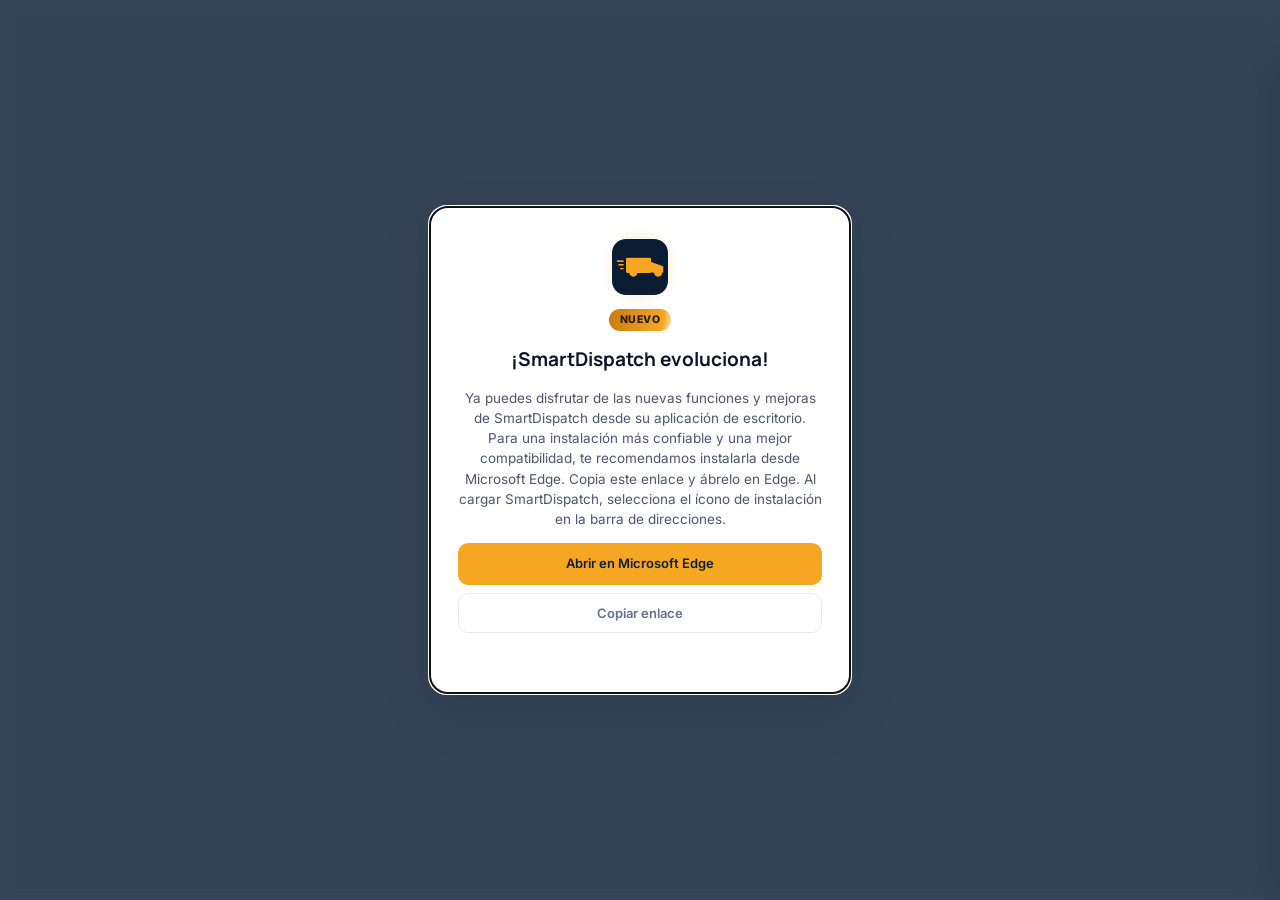
<file: index.html>
<!DOCTYPE html>
<html lang="es" data-theme="light">
<head>
<meta charset="UTF-8">
<meta name="viewport" content="width=device-width, initial-scale=1.0">
<title>SmartDispatch · CeDis VHSA</title>
<!-- PWA: manifest + iconos + color de tema (Edge usa esto para la
     ventana instalada, la entrada en Inicio/Taskbar y el splash). -->
<link rel="manifest" href="manifest.json">
<meta name="theme-color" content="#0B1D33">
<link rel="icon" href="icons/favicon.ico" sizes="any">
<link rel="icon" href="icons/icon-192.png" type="image/png">
<link rel="apple-touch-icon" href="icons/apple-touch-icon.png">
<!-- Librerías vendorizadas localmente (antes CDN). Vendorizarlas evita
     3 round-trips a dominios externos en cada carga en frío y permite
     que el service worker las sirva offline — ver sw.js. -->
<script src="vendor/pdf.min.js"></script>
<script src="vendor/xlsx.full.min.js"></script>
<!-- ExcelJS: SOLO se usa para ESCRIBIR el Excel final (features/export.js).
     xlsx.full.min.js (SheetJS, arriba) sigue siendo quien LEE todos los
     Excel/CSV que el usuario sube -- no se toca nada de eso. Ver la nota
     de cabecera de export.js para el porqué de dos librerías. -->
<script src="vendor/exceljs.min.js"></script>
<script src="vendor/supabase-js.min.js"></script>
<link rel="preconnect" href="https://fonts.googleapis.com">
<link href="https://fonts.googleapis.com/css2?family=Manrope:wght@500;700;800&family=Inter:wght@400;500;600;700&family=JetBrains+Mono:wght@400;500;600;700&display=swap" rel="stylesheet">
<!-- Dynamic Experience — Theme Engine (ver src/theme-engine/). Fase 1:
     motor sin efectos visibles, solo el puente --brand-accent y el
     host ambiental (vacio). -->
<link rel="stylesheet" href="src/theme-engine/theme-engine.css">
<link rel="stylesheet" href="src/theme-engine/motion.css">
<link rel="stylesheet" href="src/core/pwa-install.css">
<style>
/* ═══════════════════════════════════════════════════════════════
   DESIGN TOKENS — rediseño Mesa de Trabajo/Preparación (mockup jul-2026)
   Fiel al mockup validado por EduarDo.
═══════════════════════════════════════════════════════════════ */
:root{
  --navy:#0B1D33; --navy-2:#12294A; --navy-3:#1B3A63;
  --amber:#F5A623; --amber-deep:#C97C0E; --amber-soft:#FDF0D9; --amber-ink:#9C5B08;
  --green:#1E9E6B; --green-soft:#E4F7EF;
  --red:#E5484D; --red-soft:#FDEAEA;
  --blue:#3E7BFA; --blue-soft:#EAF1FF;
  --violet:#7C5CFC; --violet-soft:#F1EEFF;

  --paper:#F3F5F9; --surface:#FFFFFF; --surface-2:#F7F9FC; --surface-3:#EEF2F8;
  --border:rgba(11,29,51,.09); --border-2:rgba(11,29,51,.14);
  --text:#0B1526; --text-2:#4A5670; --text-3:#64708C; --text-4:#8792AC;

  --shadow-sm:0 1px 3px rgba(11,29,51,.06), 0 1px 1px rgba(11,29,51,.04);
  --shadow-md:0 6px 20px rgba(11,29,51,.08), 0 2px 6px rgba(11,29,51,.05);
  --shadow-lg:0 20px 50px rgba(11,29,51,.14), 0 6px 16px rgba(11,29,51,.08);
  --shadow-glow: 0 0 0 4px rgba(245,166,35,.14);

  --r-sm:8px; --r:12px; --r-lg:18px; --r-xl:24px;
  --disp:'Manrope',sans-serif; --ui:'Inter',sans-serif; --mono:'JetBrains Mono',monospace;
}
[data-theme="dark"]{
  --navy:#060D18; --navy-2:#0B1526; --navy-3:#122036;
  --amber-soft:#2A1E0A; --amber-ink:var(--amber-deep); --green-soft:#0C2620; --red-soft:#2B1315; --blue-soft:#0E1D33; --violet-soft:#1B1530;
  --paper:#080D18; --surface:#0E1626; --surface-2:#131C30; --surface-3:#182338;
  --border:rgba(255,255,255,.08); --border-2:rgba(255,255,255,.14);
  --text:#EAF0FB; --text-2:#9FB0C9; --text-3:#8291AF; --text-4:#3E4B63;
  --shadow-sm:0 1px 3px rgba(0,0,0,.4); --shadow-md:0 6px 20px rgba(0,0,0,.45);
  --shadow-lg:0 24px 60px rgba(0,0,0,.55); --shadow-glow:0 0 0 4px rgba(245,166,35,.18);
}

/* ── Transición suave al alternar claro/oscuro (oct-2026) ──
   Sin esto, las ~20 variables de color de arriba cambian todas de
   golpe en el mismo frame -- se percibe como un parpadeo brusco en
   vez de un cambio de tema. La transición SOLO se activa mientras
   <html> tiene la clase .theme-transitioning (agregada por
   UI.applyTheme() justo antes de tocar data-theme, retirada ~300ms
   después) -- no queda pegada de forma permanente, así que no
   interfiere con las transiciones propias de hover/focus del resto
   de la app. Respeta prefers-reduced-motion: para quien pidió menos
   movimiento, el cambio sigue siendo instantáneo (sin parpadeo raro,
   pero tampoco una animación que no quiere ver). */
@media (prefers-reduced-motion: no-preference) {
  html.theme-transitioning, html.theme-transitioning *{
    transition: background-color .25s ease, color .25s ease,
                border-color .25s ease, box-shadow .25s ease !important;
  }
}

/* ── PUENTE DE COMPATIBILIDAD ──
   Los overlays globales que todavía no se rediseñan visualmente (modal
   de nombre/tema, warn modal, route picker, edit drawer, modal de
   historial) usan los nombres de variable del sistema de diseño
   ANTERIOR. En vez de reescribir esas hojas de estilo (alto riesgo,
   cero beneficio visual), se mapean aquí a sus equivalentes del nuevo
   sistema — mismo look & feel en toda la app, un solo lugar para
   retirar este bloque cuando esos componentes se rediseñen. */
:root, [data-theme]{
  --bg: var(--paper);
  --navy-dk: var(--navy); --navy-md: var(--navy-2);
  --amber-dk: var(--amber-ink); --amber-lt: var(--amber-soft); --amber-bd: var(--amber);
  --surface2: var(--surface-2); --surface3: var(--surface-3); --border2: var(--border-2);
  --text2: var(--text-2); --text3: var(--text-3); --text4: var(--text-4);
  --green-bg: var(--green-soft); --green-bd: var(--green);
  --red-bg: var(--red-soft); --red-bd: var(--red);
  --blue-bg: var(--blue-soft); --blue-bd: var(--blue);
  --orange: var(--amber-ink); --orange-bg: var(--amber-soft); --orange-bd: var(--amber);
  --purple: var(--violet); --purple-bg: var(--violet-soft); --purple-bd: var(--violet);
  --shadow-xs: var(--shadow-sm);

  --brand-accent: var(--t-accent, #F5A623);
}

*,*::before,*::after{box-sizing:border-box;margin:0;padding:0}
body{
  background:var(--paper); color:var(--text); font-family:var(--ui); font-size:13.5px;
  line-height:1.5; min-height:100vh; -webkit-font-smoothing:antialiased;
  transition:background .25s ease, color .25s ease;
}
button,input,textarea{font-family:inherit}
button{cursor:pointer;border:none;background:none}
::selection{background:var(--amber-soft)}

/* ── LOGIN COMO PRIMERA VISTA (NUEVO, ago-2026) ──
   La app completa (.shell) permanece oculta hasta que <body> gane la
   clase 'app-authed' — agregada por core/app.js en los 3 puntos donde
   ya se decidía "el usuario está autenticado, mostrar la app" (sesión
   restaurada, login normal, primer login con perfil). Antes de eso,
   el HTML/CSS estático se pinta con el shell YA visible detrás del
   overlay de login (que arranca con la clase .hidden hasta que JS
   decide qué vista mostrar) — de ahí el "flash". #nameModal/
   #authOverlay son hermanos de .shell en el DOM (ver más abajo), así
   que ocultar .shell no afecta en nada su propia lógica de
   mostrar/ocultar. Puramente visual — no toca features/auth.js. */
body:not(.app-authed) .shell{display:none!important}
/* MODO DE CARGA (oct-2026): el .shell tampoco se ve hasta elegir modo — la
   clase la quita core/app.js (continueInit → modeReady). El modal es hermano
   del .shell, así que sigue visible encima del fondo ambiental. */
body.mode-pending .shell{visibility:hidden}

/* ── SHELL ── (position:relative;z-index:1 NUEVO — Dynamic Experience: mantiene el contenido siempre encima de #ambientHost) */
.shell{display:flex;flex-direction:column;min-height:100vh;position:relative;z-index:1}

/* ── TOP BAR ── */
.topbar{
  display:flex;align-items:center;gap:20px;padding:0 22px;height:60px;flex-shrink:0;
  /* Dynamic Experience: --t-tint es la columna "tint (topbar)" de la
     tabla de temas — el fallback var(--navy) hace que, sin motor o con
     solo 'default' activo, esto pinte IDÉNTICO a hoy (--navy y el tint
     de 'default' son el mismo valor: #0B1D33). */
  background:var(--t-tint, var(--navy));position:sticky;top:0;z-index:50;
  box-shadow:0 2px 20px rgba(0,0,0,.2);transition:background .4s ease;
}
.brand{display:flex;align-items:center;gap:9px}
.brand-mark{
  width:30px;height:30px;border-radius:9px;flex-shrink:0;
  background:linear-gradient(150deg,var(--amber),var(--amber-deep));
  display:flex;align-items:center;justify-content:center;font-size:15px;
  box-shadow:0 2px 8px rgba(245,166,35,.35);
}
.brand-word{font-family:var(--disp);font-weight:800;font-size:15px;color:#fff;letter-spacing:-.01em}
.brand-word span{color:var(--amber)}

/* Stepper */
.stepper{display:flex;align-items:center;gap:2px;margin-left:8px}
.step{
  display:flex;align-items:center;gap:8px;padding:7px 14px 7px 10px;border-radius:100px;
  cursor:pointer;transition:background .15s;
}
.step:hover{background:rgba(255,255,255,.06)}
.step-dot{
  position:relative;width:22px;height:22px;border-radius:50%;flex-shrink:0;display:flex;align-items:center;justify-content:center;
  font-family:var(--mono);font-size:10px;font-weight:700;
  background:rgba(255,255,255,.08);color:rgba(255,255,255,.4);border:1.5px solid rgba(255,255,255,.14);
  transition:all .2s;
}
/* Anillo de "pulso" en el paso activo — solo transform+opacity (GPU),
   un unico elemento animando a la vez: cero impacto de performance. */
.step.active .step-dot::after{
  content:'';position:absolute;inset:-4px;border-radius:50%;border:1.5px solid var(--amber);
  animation:stepPing 1.8s cubic-bezier(0,0,.2,1) infinite;
}
.step-label{font-size:11.5px;font-weight:600;color:rgba(255,255,255,.4);white-space:nowrap;transition:color .2s}
.step.done .step-dot{background:var(--green);border-color:var(--green);color:#fff}
.step.done .step-label{color:rgba(255,255,255,.65)}
.step.active .step-dot{background:var(--brand-accent);border-color:var(--brand-accent);color:#1A0F00;box-shadow:0 0 0 4px rgba(245,166,35,.2)}
.step.active .step-label{color:#fff}
.step-connector{width:20px;height:1.5px;background:rgba(255,255,255,.12);flex-shrink:0}

.tb-spacer{flex:1}
.tb-btn{
  width:34px;height:34px;border-radius:9px;display:flex;align-items:center;justify-content:center;
  background:rgba(255,255,255,.07);color:#fff;font-size:15px;transition:background .15s;flex-shrink:0;
}
.tb-btn:hover{background:rgba(255,255,255,.16)}
.tb-btn.on{background:var(--amber);color:#1A0F00}
.tb-user{
  display:flex;align-items:center;gap:7px;background:rgba(255,255,255,.07);border-radius:9px;
  padding:5px 12px 5px 5px; cursor:pointer;
}
.tb-avatar{width:24px;height:24px;border-radius:7px;background:var(--violet);display:flex;align-items:center;justify-content:center;font-size:10px;font-weight:700;color:#fff}
.tb-user-name{font-size:11.5px;font-weight:600;color:rgba(255,255,255,.85)}

/* ── SCREEN WRAP ── */
.screens{flex:1;position:relative}
.screen{display:none;padding:26px 32px 60px;max-width:1500px;margin:0 auto;animation:fadeUp var(--dur) var(--ease)}
.screen.active{display:block}
@keyframes fadeUp{from{opacity:0;transform:translateY(8px)}to{opacity:1;transform:translateY(0)}}
@keyframes overlayFade{from{opacity:0}to{opacity:1}}
@keyframes stepPing{0%{transform:scale(.85);opacity:.55}100%{transform:scale(1.5);opacity:0}}

/* ── MOTION SAFETY NET ──
   Una sola regla, en vez de guardas repetidas en cada keyframe: si el
   usuario prefiere movimiento reducido, TODA animación/transición del
   sitio (las de aqui y las que ya existian: cardBreathe, iconPulse,
   celebratePop, authSpin, etc.) colapsa a ~instantánea. Cero JS, cero
   costo de mantenimiento por componente nuevo. */
@media (prefers-reduced-motion: reduce){
  *,*::before,*::after{animation-duration:.001ms!important;animation-iteration-count:1!important;transition-duration:.001ms!important;scroll-behavior:auto!important}
}

.screen-hd{display:flex;align-items:flex-end;justify-content:space-between;margin-bottom:22px;flex-wrap:wrap;gap:14px}
.screen-title{font-family:var(--disp);font-weight:800;font-size:22px;letter-spacing:-.02em}
.screen-sub{font-size:12.5px;color:var(--text-3);margin-top:4px}
.eyebrow{
  font-family:var(--mono);font-size:10px;font-weight:700;letter-spacing:.12em;text-transform:uppercase;
  color:var(--amber-ink);margin-bottom:6px;display:flex;align-items:center;gap:8px;
}
[data-theme="dark"] .eyebrow{color:var(--brand-accent)}

/* ── CARD ── */
.card{background:var(--surface);border:1px solid var(--border);border-radius:var(--r-lg);box-shadow:var(--shadow-sm)}
.card-pad{padding:20px}

/* ══════════════════ PREPARACIÓN ══════════════════ */
.prep-grid{display:grid;grid-template-columns:repeat(auto-fit,minmax(230px,1fr));gap:14px;margin-bottom:20px}
.up-card{
  border:1.5px dashed var(--border-2);border-radius:var(--r-lg);padding:22px 18px;text-align:center;
  background:var(--surface);transition:all .2s;position:relative;overflow:hidden;
}
.up-card:hover{border-color:var(--brand-accent);box-shadow:var(--shadow-md);transform:translateY(-2px)}
.up-card.done{border-style:solid;border-color:var(--green);background:var(--green-soft)}
.up-ico{width:44px;height:44px;border-radius:12px;background:var(--surface-3);display:flex;align-items:center;justify-content:center;font-size:20px;margin:0 auto 12px;transition:transform .2s}
.up-card.done .up-ico{background:var(--green);color:#fff}
.up-title{font-weight:700;font-size:12.5px;margin-bottom:3px}
.up-sub{font-size:10.5px;color:var(--text-3);margin-bottom:10px}
.up-origin{font-size:10px;color:var(--amber-ink,#92400e);background:rgba(245,166,35,.12);border-radius:6px;padding:3px 7px;margin:-4px 0 10px;display:inline-block;line-height:1.4}
.up-status{
  display:inline-flex;align-items:center;gap:5px;font-family:var(--mono);font-size:9.5px;font-weight:600;
  padding:3px 10px;border-radius:100px;background:var(--surface-3);color:var(--text-3);transition:color .2s;
}
.up-card.done .up-status{background:var(--green);color:#fff}
.up-folder-pick{
  position:relative;z-index:2;display:inline-block;margin-top:8px;
  font-size:9.5px;font-weight:600;color:var(--text-3);text-decoration:underline;cursor:pointer;
}
.up-folder-pick:hover{color:var(--brand-accent)}

/* ── Feedback de arrastre (drag & drop) — NUEVO jul-2026 ──
   Events.setupDrop() ya alternaba la clase .drag en dragover/dragleave/
   drop; antes no tenía ningún estilo asociado, así que arrastrar un
   archivo sobre la zona no daba ninguna señal visual de "te detecté".
   Se estiliza aquí: la tarjeta se levanta, se resalta en ámbar y el
   ícono reacciona — sensación de que el drop-zone está "vivo". */
.up-card.drag{
  border-color:var(--brand-accent);border-style:solid;
  background:var(--amber-soft);
  box-shadow:var(--shadow-glow),var(--shadow-md);
  transform:translateY(-3px) scale(1.015);
}
.up-card.drag .up-ico{transform:scale(1.12) rotate(-4deg)}
.up-card.drag .up-status{color:var(--amber-ink)}

/* ── Feedback de procesamiento ("respiración") — NUEVO jul-2026 ──
   Se activa vía UI.setSourceProcessing(key, true/false) mientras se
   lee un PDF/Excel/CSV — puede tardar varios segundos con archivos
   grandes y antes no había ninguna señal de que la app siguiera viva.
   Animación sutil de brillo/escala en bucle, se apaga automáticamente
   al terminar (éxito o error) porque Events.* la controla en un
   finally. No se combina con .done (una tarjeta terminada nunca queda
   respirando) ni con .drag (arrastrar y procesar no ocurren a la vez). */
@keyframes cardBreathe{
  0%,100%{box-shadow:var(--shadow-sm);border-color:var(--border-2)}
  50%{box-shadow:var(--shadow-glow),var(--shadow-md);border-color:var(--brand-accent)}
}
@keyframes iconPulse{
  0%,100%{transform:scale(1)}
  50%{transform:scale(1.15)}
}
.up-card.processing{animation:cardBreathe 1.6s ease-in-out infinite;border-style:solid}
.up-card.processing .up-ico{animation:iconPulse 1.6s ease-in-out infinite}
.up-card.processing .up-status{color:var(--amber-ink)}

/* Tarjeta "Status de despacho" — a diferencia de las 3 anteriores no es
   un dropzone de archivo sino un formulario de pegado (Ctrl+V); usa el
   estilo .card normal en vez de borde punteado, y ocupa el ancho
   completo de la grilla. */
.up-card-paste{grid-column:1 / -1;padding:18px 20px;text-align:left;border-left:3px solid var(--border-2);transition:border-color .2s}
.up-card-paste.done{border-left-color:var(--green)}
.up-card-paste-hd{display:flex;align-items:center;gap:12px;margin-bottom:12px}
.up-card-paste .up-ico{margin:0}
.up-card-paste .up-title{font-size:13px}
.up-card-paste .up-sub{margin-bottom:0}
.up-card-paste .up-status{margin-left:auto}

.paste-cols{display:flex;gap:4px;flex-wrap:wrap;margin-bottom:8px}
.pcol{font-family:var(--mono);font-size:9px;font-weight:600;padding:2px 7px;border-radius:4px}
.pcol-key{background:var(--blue-soft);color:var(--blue);border:1px solid var(--blue)}
.pcol-val{background:var(--violet-soft);color:var(--violet);border:1px solid var(--violet)}
.paste-ta{
  width:100%;background:var(--surface-2);border:1.5px solid var(--border-2);border-radius:var(--r);
  color:var(--text);font-family:var(--mono);font-size:11px;padding:9px 12px;resize:vertical;
  min-height:64px;outline:none;transition:all .15s;line-height:1.6;display:block;
}
.paste-ta:focus{border-color:var(--brand-accent);box-shadow:0 0 0 3px var(--amber-soft)}
.paste-ta::placeholder{color:var(--text-4)}
.paste-actions{display:flex;gap:7px;margin-top:8px}
.paste-status{font-family:var(--mono);font-size:10px;margin-top:6px;min-height:14px}
.paste-status.ok{color:var(--green)}
.paste-status.err{color:var(--red)}
.paste-status.proc{color:var(--amber-ink)}
.paste-status.warn{color:var(--amber-ink)}
/* Status de despacho: archivo (principal) + día + pegado manual (plegado) */
.desp-file{
  position:relative;border:1.5px dashed var(--border-2);border-radius:var(--r);padding:14px;
  text-align:center;font-size:11px;color:var(--text-2);transition:all .15s;
}
.desp-file input{position:absolute;inset:0;width:100%;height:100%;opacity:0;cursor:pointer}
.desp-file:hover,.up-card-paste.drag .desp-file{border-color:var(--brand-accent);background:var(--amber-soft)}
.desp-file:focus-within{outline:2px solid var(--brand-accent);outline-offset:2px}
.desp-sheet{display:flex;align-items:center;gap:8px;margin-top:8px;font-size:11px;font-weight:600}
.desp-sheet[hidden]{display:none}
.desp-sheet select{
  font:inherit;font-family:var(--mono);padding:4px 8px;border:1.5px solid var(--border-2);
  border-radius:var(--r);background:var(--surface-2);color:var(--text);
}
.desp-manual{margin-top:10px}
.desp-manual summary{cursor:pointer;font-size:11px;font-weight:600;color:var(--text-2)}
.desp-manual[open] summary{margin-bottom:8px}
.paste-preview{margin-top:8px;overflow-x:auto;max-height:90px;border:1px solid var(--border);border-radius:var(--r);display:none}
.paste-preview.on{display:block}
.paste-preview table{font-family:var(--mono);font-size:9px;border-collapse:collapse;width:100%}
.paste-preview th{background:var(--surface-2);color:var(--violet);padding:5px 10px;text-align:left;position:sticky;top:0;border-bottom:1px solid var(--border)}
.paste-preview td{padding:4px 10px;border-bottom:1px solid var(--border);white-space:nowrap}

/* ── VALIDACIÓN DE FUENTES — Excel vs PDF (NUEVO, ago-2026) ──
   Ver features/source-check.js (cálculo) y ui.js → renderSourceCheck()
   (pintado). Reutiliza .card/.status-pill/.btn-ghost ya existentes —
   solo estas reglas son nuevas. Oculta por defecto (display:none en el
   HTML) hasta que haya algo que comparar. */
.sc-hdr{display:flex;align-items:center;justify-content:space-between;gap:10px;margin-bottom:14px;flex-wrap:wrap}
.sc-hdr-title{font-weight:700;font-size:13px;display:flex;align-items:center;gap:8px}
.sc-counts{display:flex;gap:26px;margin-bottom:12px;flex-wrap:wrap}
.sc-count{text-align:center}
.sc-count strong{display:block;font-family:var(--disp);font-weight:800;font-size:22px;line-height:1}
.sc-count span{font-size:9.5px;color:var(--text-3);text-transform:uppercase;letter-spacing:.06em}
.sc-summary{font-size:12px;color:var(--text-2);margin-bottom:10px}
.sc-detail{margin-top:12px;border-top:1px solid var(--border);padding-top:12px}
.sc-detail-group{margin-bottom:12px}
.sc-detail-group:last-child{margin-bottom:0}
.sc-detail-group-title{font-weight:700;font-size:10px;text-transform:uppercase;letter-spacing:.05em;color:var(--text-3);margin-bottom:6px}
.sc-detail-list{font-family:var(--mono);font-size:11px;color:var(--text-2);line-height:1.9}

/* Collapsed prep summary */
.prep-collapsed{
  display:flex;align-items:center;gap:16px;padding:14px 20px;border-radius:var(--r-lg);
  background:linear-gradient(120deg,var(--green-soft),var(--surface));border:1px solid var(--border);
  box-shadow:var(--shadow-sm); margin-bottom:20px;
}
.prep-collapsed-ico{width:38px;height:38px;border-radius:11px;background:var(--green);color:#fff;display:flex;align-items:center;justify-content:center;font-size:18px;flex-shrink:0}
.prep-collapsed-txt strong{display:block;font-size:12.5px;font-weight:700}
.prep-collapsed-txt span{font-size:11px;color:var(--text-3)}
.prep-chips{display:flex;gap:6px;margin-left:auto;flex-wrap:wrap}
.chip{font-family:var(--mono);font-size:10px;font-weight:600;padding:4px 10px;border-radius:100px;background:var(--surface-3);border:1px solid var(--border);color:var(--text-2)}
.chip.ok{background:var(--green-soft);color:var(--green);border-color:transparent}

.btn{
  display:inline-flex;align-items:center;gap:7px;font-size:12px;font-weight:700;border-radius:10px;
  padding:9px 18px;transition:all var(--dur-fast) var(--ease);white-space:nowrap;
}
.btn:hover:not(:disabled){transform:translateY(-1px);filter:brightness(1.06)}
.btn:active:not(:disabled){transform:translateY(0) scale(.96);filter:brightness(.98)}
.btn:disabled{opacity:.4;cursor:not-allowed;transform:none!important}
.btn-primary{background:var(--navy);color:#fff}
[data-theme="dark"] .btn-primary{background:var(--amber);color:#1A0F00}
.btn-amber{background:var(--brand-accent);color:#1A0F00;box-shadow:0 4px 14px rgba(245,166,35,.3)}
.btn-ghost{background:var(--surface-3);color:var(--text-2);border:1px solid var(--border)}
.btn-danger{background:var(--red);color:#fff}
.btn-danger-outline{background:transparent;color:var(--red);border:1px solid var(--red)}
.btn-success{background:var(--green);color:#fff}
.btn-sm{padding:6px 13px;font-size:11px}
.btn-xs{padding:3px 8px;font-size:10px}

/* ── Progreso / errores (mostrados durante la carga en Preparación) ── */
.prog-bar{display:none;padding:12px 16px;border-radius:var(--r-lg);background:var(--navy);margin-bottom:14px}
.prog-bar.on{display:block}
.prog-bar-top{display:flex;justify-content:space-between;margin-bottom:6px}
.prog-bar-label{font-family:var(--mono);font-size:10px;color:rgba(255,255,255,.6)}
.prog-bar-pct{font-family:var(--mono);font-size:10px;font-weight:700;color:var(--brand-accent)}
.prog-track{height:4px;background:rgba(255,255,255,.15);border-radius:4px;overflow:hidden}
.prog-fill{height:100%;width:0;background:var(--brand-accent);border-radius:4px;transition:width .2s}
.err-log{display:none;margin-bottom:14px}
.err-log.on{display:block}
.err-log-inner{
  padding:10px 12px;border-radius:var(--r);background:var(--red-soft);border:1px solid var(--red);
  font-family:var(--mono);font-size:10px;color:var(--red);max-height:80px;overflow-y:auto;line-height:1.7;
}

/* ── TODAY BANNER ── */
.today-banner{
  display:flex;align-items:center;flex-wrap:wrap;gap:10px;background:var(--green-soft);border:1px solid var(--green);
  border-radius:999px;padding:7px 16px;margin-bottom:14px;box-shadow:var(--shadow-sm);
  animation: todayBannerIn var(--dur-slow, 320ms) var(--ease, ease) both;
}
@media (prefers-reduced-motion: reduce){ .today-banner{ animation:none; } }
.today-banner.hidden{display:none}
.today-banner-icon{font-size:15px;flex-shrink:0;line-height:1}
.today-banner-text{flex:1 1 auto;min-width:160px;font-size:11.5px;line-height:1.4;color:var(--text-2);display:flex;align-items:baseline;flex-wrap:wrap;gap:5px}
.today-banner-text strong{font-size:12px;font-weight:700;color:var(--green)}
.today-banner-actions{display:flex;gap:4px;flex-shrink:0;margin-left:auto}
.today-banner-actions .btn{padding:4px 10px;font-size:11px}
@keyframes todayBannerIn{
  from{ opacity:0; transform:translateY(-6px); }
  to  { opacity:1; transform:translateY(0); }
}

/* ══════════════════ MESA DE TRABAJO ══════════════════ */
.toolbar{display:flex;align-items:center;gap:10px;margin-bottom:14px;flex-wrap:wrap}
.search-wrap{position:relative;flex:1;min-width:220px;max-width:380px}
.search-ico{position:absolute;left:13px;top:50%;transform:translateY(-50%);font-size:13px;color:var(--text-3)}
.search{
  width:100%;padding:9px 13px 9px 34px;border-radius:10px;border:1.5px solid var(--border);
  background:var(--surface);font-size:12.5px;outline:none;transition:all .15s;color:var(--text);
}
.search:focus{border-color:var(--brand-accent);box-shadow:0 0 0 3px var(--amber-soft)}
.filter-chips{display:flex;gap:6px;flex-wrap:wrap}
.fchip{
  font-size:11.5px;font-weight:600;padding:7px 14px;border-radius:100px;background:var(--surface);
  border:1.5px solid var(--border);color:var(--text-2);transition:all .15s;display:flex;align-items:center;gap:6px;
}
.fchip:hover{border-color:var(--border-2);transform:translateY(-1px)}
.fchip:active{transform:translateY(0) scale(.95)}
.fchip.active{background:var(--navy);border-color:var(--navy);color:#fff}
[data-theme="dark"] .fchip.active{background:var(--brand-accent);border-color:var(--brand-accent);color:#1A0F00}
.fchip .cnt{font-family:var(--mono);font-size:9.5px;opacity:.65}
.toolbar-spacer{flex:1}

.tbl-wrap{background:var(--surface);border:1px solid var(--border);border-radius:var(--r-lg);box-shadow:var(--shadow-sm);overflow:hidden}
.tbl-scroll{overflow:auto;max-height:calc(100vh - 300px)}
table.dtbl{width:100%;border-collapse:collapse;font-size:12px}
.dtbl thead th{
  position:sticky;top:0;background:var(--surface-2);z-index:2;
  font-family:var(--mono);font-size:9.5px;letter-spacing:.06em;text-transform:uppercase;
  color:var(--text-3);padding:10px 14px;text-align:left;border-bottom:1px solid var(--border);white-space:nowrap;
}
.dtbl thead th.key{color:var(--amber-ink)}
[data-theme="dark"] .dtbl thead th.key{color:var(--amber)}
.dtbl tbody tr{transition:background .1s}
.dtbl tbody tr:hover{background:var(--surface-2)}
.dtbl tbody tr:not(:last-child) td{border-bottom:1px solid var(--border)}
.dtbl td{padding:9px 14px;white-space:nowrap;vertical-align:middle}
.rt{font-family:var(--mono);font-weight:700;color:var(--navy)}
[data-theme="dark"] .rt{color:var(--brand-accent)}
.status-pill{display:inline-flex;align-items:center;gap:5px;font-size:10px;font-weight:700;padding:3px 9px;border-radius:100px}
.status-pill.ok{background:var(--green-soft);color:var(--green)}
.status-pill.warn{background:var(--amber-soft);color:var(--amber-ink)}
.status-pill.crit{background:var(--red-soft);color:var(--red)}
.status-pill.fixed{background:var(--blue-soft);color:var(--blue)}
/* .status-pill.info — NUEVO (Centro de Mantenimiento, Fase 2, jul-2026):
   reutiliza .status-pill (ya usado por el status de fila en Mesa de
   Trabajo) para las etiquetas de prioridad "Baja" — ver
   incident-engine.js → priorityTier(), que devuelve cls:'crit'/'warn'
   para Alta/Media (ya cubiertas arriba) y cls:'info' para Baja. */
.status-pill.info{background:var(--blue-soft);color:var(--blue)}
.dim{color:var(--text-4);font-style:italic;font-size:11px}
.row-edit-btn{
  width:26px;height:26px;border-radius:8px;background:var(--surface-3);color:var(--text-3);font-size:12px;
  display:flex;align-items:center;justify-content:center;transition:all .15s;
}
.row-edit-btn:hover{background:var(--amber);color:#1A0F00}
.empty-state{text-align:center;padding:52px 24px}
.empty-ico{font-size:36px;opacity:.25;margin-bottom:12px}
.empty-title{font-size:13.5px;font-weight:700;color:var(--text-2)}

/* ── row-highlight (drawer de edición apunta a esta fila) ── */
.row-highlight{outline:2px solid var(--amber)!important;background:var(--amber-soft)!important;animation:rowPulse .6s ease 2}
@keyframes rowPulse{0%,100%{background:var(--amber-soft)}50%{background:#FEF08A}}

/* ══════════════════ CALIDAD ══════════════════ */
.q-hero{display:flex;align-items:center;gap:40px;padding:36px;background:linear-gradient(135deg,var(--navy),var(--navy-2));border-radius:var(--r-xl);color:#fff;margin-bottom:22px;flex-wrap:wrap;box-shadow:var(--shadow-lg)}
.q-ring-wrap{position:relative;width:168px;height:168px;flex-shrink:0}
.q-ring-badge{position:absolute;inset:0;display:flex;align-items:center;justify-content:center;font-size:84px;opacity:.16;transition:opacity .3s var(--ease,ease)}
.q-ring-num{position:absolute;inset:0;display:flex;flex-direction:column;align-items:center;justify-content:center}
.q-ring-num strong{font-family:var(--disp);font-weight:800;font-size:34px;line-height:1}
.q-ring-num span{font-size:10px;color:rgba(255,255,255,.55);font-weight:600;letter-spacing:.04em;margin-top:2px}
.q-hero-info{flex:1;min-width:240px}
.q-hero-title{font-family:var(--disp);font-weight:800;font-size:20px;margin-bottom:8px}
.q-hero-sub{font-size:12.5px;color:rgba(255,255,255,.65);line-height:1.6;max-width:440px;margin-bottom:16px}
.q-before-after{display:flex;align-items:center;gap:14px}
.q-ba-item{text-align:center}
.q-ba-num{font-family:var(--mono);font-weight:700;font-size:16px}
.q-ba-label{font-size:9.5px;color:rgba(255,255,255,.5);text-transform:uppercase;letter-spacing:.05em}
.q-ba-arrow{font-size:16px;color:var(--amber)}

.q-metrics{display:grid;grid-template-columns:repeat(auto-fit,minmax(190px,1fr));gap:12px;margin-bottom:22px}
.q-metric{background:var(--surface);border:1px solid var(--border);border-radius:var(--r-lg);padding:16px 18px;box-shadow:var(--shadow-sm)}
.q-metric-top{display:flex;align-items:center;justify-content:space-between;margin-bottom:8px}
.q-metric-ico{font-size:16px}
.q-metric-trend{font-family:var(--mono);font-size:10px;font-weight:700;color:var(--green)}
.q-metric-val{font-family:var(--disp);font-weight:800;font-size:24px}
.q-metric-label{font-size:11px;color:var(--text-3);margin-top:2px}

.q-final-cta{display:flex;align-items:center;justify-content:space-between;padding:22px 26px;background:var(--green-soft);border:1px solid var(--green);border-radius:var(--r-lg);flex-wrap:wrap;gap:14px}
.q-final-cta.q-final-cta-blocked{background:var(--red-soft);border-color:var(--red)}
.q-final-txt strong{display:block;font-family:var(--disp);font-weight:800;font-size:15px;color:var(--green);margin-bottom:2px}
.q-final-txt span{font-size:11.5px;color:var(--text-2)}

/* ══════════════════ CORRECCIONES ══════════════════ */
.fix-hd{display:flex;align-items:center;gap:14px;margin-bottom:18px;flex-wrap:wrap}
.fix-counter{font-family:var(--disp);font-weight:800;font-size:34px;color:var(--red);line-height:1}
[data-theme="dark"] .fix-counter{color:#FF7A80}
.fix-counter.done{color:var(--green)}
.fix-counter-label{font-size:11px;color:var(--text-3);font-weight:600}
.fix-progress-track{flex:1;min-width:160px;height:6px;border-radius:100px;background:var(--surface-3);overflow:hidden}
.fix-progress-fill{height:100%;border-radius:100px;background:linear-gradient(90deg,var(--red),var(--brand-accent),var(--green));transition:width .5s ease}

/* ── Botón "Continuar a Exportación" tricolor — NUEVO (jul-2026) ──
   Vive en la cabecera de Correcciones (#fix-hd), a la derecha del
   contador/barra de progreso. Su color/texto se calculan en
   UI._updateFixContinueBtn() (ui.js) a partir de State.sveHasCritical/
   sveHasWarnings — el mismo criterio que ya usa exportGate. NUNCA
   bloquea el click: es puramente informativo, el gate real que impide
   exportar con críticos sigue viviendo en la pantalla Exportación. */
.fix-continue-btn{
  margin-left:auto;font-size:12.5px;padding:11px 20px;border-radius:10px;font-weight:700;
  color:#fff;transition:all .15s;display:inline-flex;align-items:center;gap:8px;white-space:nowrap;
}
.fix-continue-btn:hover:not(:disabled){transform:translateY(-1px);filter:brightness(1.07)}
.fix-continue-btn:disabled{opacity:.4;cursor:not-allowed;transform:none!important}
.fix-continue-btn.ok{background:var(--green)}
.fix-continue-btn.warn{background:var(--amber);color:#1A0F00}
.fix-continue-btn.crit{background:var(--red)}

.fix-list{display:flex;flex-direction:column;gap:10px}
.fix-card{
  display:flex;align-items:center;gap:16px;padding:14px 18px;background:var(--surface);
  border:1px solid var(--border);border-left:3px solid var(--red);border-radius:var(--r);box-shadow:var(--shadow-sm);
  transition:all .3s ease;flex-wrap:wrap;
}
.fix-card.warn{border-left-color:var(--amber)}
.fix-card.info{border-left-color:var(--blue)}
.fix-ruta{font-family:var(--mono);font-weight:800;font-size:14px;color:var(--navy);min-width:70px}
[data-theme="dark"] .fix-ruta{color:var(--amber)}
.fix-dette{font-family:var(--mono);font-size:9px;font-weight:600;color:var(--text-3);margin-top:2px}
.fix-field-info{min-width:150px}
.fix-field-label{font-size:9.5px;font-weight:700;text-transform:uppercase;letter-spacing:.06em;color:var(--text-3);margin-bottom:2px}
.fix-field-desc{font-size:11.5px;color:var(--text-2)}
.fix-input-wrap{flex:1;min-width:160px;max-width:260px}
.fix-input{
  width:100%;padding:8px 12px;border-radius:9px;border:1.5px solid var(--red);background:var(--red-soft);
  font-family:var(--mono);font-size:12.5px;outline:none;color:var(--text);transition:all .15s;
}
.fix-input:focus{box-shadow:0 0 0 3px rgba(229,72,77,.15)}
.fix-input::placeholder{color:var(--text-3)}
.fix-input-error{border-color:var(--red)!important;box-shadow:0 0 0 3px rgba(229,72,77,.2)!important}
.fix-card.info .fix-input{border-color:var(--blue);background:var(--blue-soft)}
.fix-card.info .fix-input:focus{box-shadow:0 0 0 3px rgba(62,123,250,.15)}
.fix-save{
  background:var(--green);color:#fff;padding:8px 16px;border-radius:9px;font-size:11.5px;font-weight:700;
  display:flex;align-items:center;gap:6px;transition:all .15s;flex-shrink:0;
}
.fix-save:hover{filter:brightness(1.1);transform:translateY(-1px)}
.fix-review-btn{
  background:var(--surface-3);color:var(--text-2);border:1px solid var(--border-2);padding:8px 16px;border-radius:9px;
  font-size:11.5px;font-weight:700;display:flex;align-items:center;gap:6px;transition:all .15s;flex-shrink:0;
}
.fix-review-btn:hover{background:var(--amber);color:#1A0F00;border-color:var(--amber)}
.fix-hint{font-size:10.5px;color:var(--text-3);font-style:italic;max-width:220px}
    .fix-confirm-btn{
    background:var(--red);color:#fff;padding:8px 16px;border-radius:9px;font-size:11.5px;font-weight:700;
    display:flex;align-items:center;gap:6px;transition:all .15s;flex-shrink:0;
  }
  .fix-confirm-btn:hover{filter:brightness(1.1);transform:translateY(-1px)}

/* ── Captura dinámica de marchamos (hasta 5) — NUEVO (jul-2026) ──
   Tarjeta especial para la regla 'no_march' (ver ui.js →
   _fixCardMarchamo()/MULTI_RULES). Arranca con un input, revela más
   con "+ Agregar marchamo" hasta el máximo de posiciones vacías
   (nunca más de 5), cada uno con su propio "✕" para quitarlo. La
   interacción vive en core/app.js → handleFixCardClick().
   AJUSTE (jul-2026 — feedback estético): un marchamo son máximo 6
   caracteres — el input NO debe estirarse a lo ancho de la tarjeta
   como el resto de los campos de texto libre (Operador, Cita, etc.).
   .fix-marchamo-rows ahora es fila (flex-wrap), cada input tiene un
   ancho fijo y compacto en vez de heredar flex:1 de .fix-input. */
.fix-card-marchamo{align-items:flex-start}
   /* ── Preview de marchamos detectados — NUEVO (jul-2026) ──
   Puramente informativo: chips de solo lectura con los valores que SÍ
   se extrajeron del PDF para esta entrega (ver ui.js →
   _fixCardMarchamo()). Vive dentro de .fix-marchamo-wrap, antes de los
   inputs editables — visualmente separado por un borde inferior sutil
   para que quede claro que no es parte del formulario de captura. */
.fix-marchamo-preview{
  display:flex;flex-direction:column;gap:6px;padding-bottom:8px;margin-bottom:2px;
  border-bottom:1px dashed var(--border-2);
}
.fix-marchamo-preview-label{
  font-size:9.5px;font-weight:700;text-transform:uppercase;letter-spacing:.06em;color:var(--text-3);
}
.fix-marchamo-preview-list{display:flex;flex-wrap:wrap;gap:6px}
.fix-marchamo-chip{
  font-family:var(--mono);font-size:11px;font-weight:600;letter-spacing:.02em;
  background:var(--surface-3);color:var(--text-2);border:1px solid var(--border-2);
  border-radius:100px;padding:3px 10px;
}
.fix-marchamo-preview-empty{font-size:10.5px;color:var(--text-3);font-style:italic}
.fix-marchamo-wrap{display:flex;flex-direction:column;gap:8px;flex:0 1 auto}
.fix-marchamo-rows{display:flex;flex-wrap:wrap;gap:8px}
.fix-marchamo-row{display:inline-flex;align-items:center;gap:4px}
.fix-marchamo-row .fix-input.fix-marchamo-input{
  flex:0 0 auto;width:104px;text-align:center;letter-spacing:.03em;padding:8px 10px;
}
.fix-marchamo-remove{
  width:26px;height:26px;flex-shrink:0;border-radius:8px;background:var(--surface-3);color:var(--text-3);
  font-size:11px;display:flex;align-items:center;justify-content:center;transition:all .15s;
}
.fix-marchamo-remove:hover{background:var(--red-soft);color:var(--red)}
.fix-marchamo-add{
  align-self:flex-start;font-size:11px;font-weight:700;color:var(--amber-ink);background:none;
  padding:4px 2px;transition:opacity .15s;
}
.fix-marchamo-add:hover:not(:disabled){text-decoration:underline}
.fix-marchamo-add:disabled{opacity:.35;cursor:not-allowed;text-decoration:none}
.fix-save-marchamo{
  background:var(--green);color:#fff;padding:8px 16px;border-radius:9px;font-size:11.5px;font-weight:700;
  display:flex;align-items:center;gap:6px;transition:all .15s;flex-shrink:0;align-self:flex-start;
}
.fix-save-marchamo:hover{filter:brightness(1.1);transform:translateY(-1px)}



.fix-empty{text-align:center;padding:60px 20px;display:none}
.fix-empty.show{display:block}
.fix-empty-ico{font-size:44px;margin-bottom:14px}
.fix-empty-title{font-family:var(--disp);font-weight:800;font-size:18px;margin-bottom:6px}
.fix-empty-sub{font-size:12px;color:var(--text-3)}

.fix-info-section{margin-top:28px}
.fix-info-hd{display:flex;align-items:center;gap:8px;margin-bottom:10px}
.fix-info-hd .eyebrow{margin-bottom:0}
.fix-info-hd span{font-size:11px;color:var(--text-3)}

/* SVE */
.sve-panel{display:none}
.sve-panel.on{display:block}
.sve-counters-hidden{display:none}
.sve-summary-toggle{display:flex;align-items:center;gap:10px;padding:12px 18px;cursor:pointer;user-select:none;transition:background .12s}
.sve-summary-toggle:hover{background:var(--surface2)}
.sve-summary-ico{font-size:16px;flex-shrink:0}
.sve-summary-text{font-size:12px;font-weight:600;color:var(--text);flex:1}
.sve-summary-chev{font-size:11px;color:var(--text3);transition:transform .2s}
.sve-panel.expanded .sve-summary-chev{transform:rotate(180deg)}
.sve-summary-toggle.crit .sve-summary-text{color:var(--red)}
.sve-summary-toggle.warn .sve-summary-text{color:var(--amber-dk)}
.sve-summary-toggle.ok .sve-summary-text{color:var(--green)}
.sve-body{display:none;border-top:1px solid var(--border)}
.sve-panel.expanded .sve-body{display:block}
.sve-group{border-top:1px solid var(--border)}
.sve-group-hdr{display:flex;align-items:center;gap:10px;padding:10px 18px;cursor:pointer;user-select:none;transition:background .12s}
.sve-group-hdr:hover{background:var(--surface2)}
.sev-tag{font-family:var(--mono);font-size:9px;font-weight:700;padding:2px 8px;border-radius:20px;letter-spacing:.06em;text-transform:uppercase;flex-shrink:0}
.sev-crit .sev-tag{background:var(--red-bg);color:var(--red);border:1px solid var(--red-bd)}
.sev-warn .sev-tag{background:var(--orange-bg);color:var(--orange);border:1px solid var(--orange-bd)}
.sev-info .sev-tag{background:var(--blue-bg);color:var(--blue);border:1px solid var(--blue-bd)}
.sve-group-name{font-size:11px;font-weight:600;color:var(--text);flex:1}
.sve-group-count{font-family:var(--mono);font-size:10px;color:var(--text3);background:var(--surface3);border:1px solid var(--border);border-radius:20px;padding:2px 8px}
.sve-group-chev{font-size:11px;color:var(--text3);transition:transform .2s}
.sve-group.open .sve-group-chev{transform:rotate(180deg)}
.sve-group-body{display:none;border-top:1px solid var(--border)}
.sve-group.open .sve-group-body{display:block}
.sve-issue{display:grid;grid-template-columns:22px 1fr;gap:8px 10px;padding:9px 18px;border-bottom:1px solid var(--border);align-items:start;transition:background .1s}
.sve-issue:last-child{border-bottom:none}
.sve-issue:hover{background:var(--surface2)}
.sve-issue-ico{font-size:13px;padding-top:1px}
.sve-issue-desc{font-size:11px;font-weight:600;color:var(--text);margin-bottom:3px}
.sve-issue-meta{display:flex;gap:6px;flex-wrap:wrap;align-items:center}
.sve-tag-ruta{font-family:var(--mono);font-size:9px;background:var(--surface3);color:var(--text2);border:1px solid var(--border);border-radius:4px;padding:1px 6px}
.sve-tag-dette{font-family:var(--mono);font-size:9px;background:var(--purple-bg);color:var(--purple);border:1px solid var(--purple-bd);border-radius:4px;padding:1px 6px}
.sve-tag-field{font-family:var(--mono);font-size:9px;border-radius:4px;padding:1px 6px}
.sev-crit .sve-tag-field{background:var(--red-bg);color:var(--red);border:1px solid var(--red-bd)}
.sev-warn .sve-tag-field{background:var(--orange-bg);color:var(--orange);border:1px solid var(--orange-bd)}
.sev-info .sve-tag-field{background:var(--blue-bg);color:var(--blue);border:1px solid var(--blue-bd)}
.sve-tag-extra{font-family:var(--mono);font-size:9px;color:var(--text3)}
.sve-issue-action{font-size:10px;color:var(--text3);font-style:italic;margin-top:3px}
.sve-empty-msg{text-align:center;padding:24px;color:var(--text3);font-size:11px}
.btn-locate{
  font-family:var(--ui);font-size:10px;font-weight:600;background:var(--surface3);color:var(--text2);
  border:1px solid var(--border);border-radius:6px;padding:3px 9px;cursor:pointer;transition:all .15s;white-space:nowrap;
}
.btn-locate:hover{background:var(--amber-lt);color:var(--amber-dk);border-color:var(--amber-bd)}

.export-gate{display:none;padding:12px 18px;align-items:center;gap:12px;flex-wrap:wrap;border-top:1px solid var(--border);background:var(--red-bg);border-radius:0 0 var(--r-lg) var(--r-lg)}
.export-gate.on{display:flex}
.export-gate.forced{background:var(--orange-bg)}
.export-gate.warn-only{background:var(--amber-lt);border-top-color:var(--amber-bd)}
.gate-msg{flex:1;min-width:200px}
.gate-msg strong{display:block;font-size:12px;font-weight:700;color:var(--red);margin-bottom:2px}
.export-gate.forced .gate-msg strong{color:var(--orange)}
.export-gate.warn-only .gate-msg strong{color:var(--amber-dk)}
.gate-msg span{font-size:11px;color:var(--text2)}

/* Catálogos — reutilizado dentro de Administración (ya no hay acordeón
   .cat-toggle/.cat-body ni pestañas .ref-tabs; el admin-nav de la
   pantalla Administración reemplaza esa navegación). Estas mismas
   clases (.cat-add-row/.cat-input/.cat-table-wrap/.cat-table/
   .cat-empty/.cat-status) ahora también las usa el panel genérico de
   Ventana de Recibo/Pool Real (ver #mcVentanaAdmin/#mcPoolAdmin más
   abajo y UI.renderCatalogAdmin() en ui.js) — mismo look & feel que
   Licencias, sin CSS adicional. También el Centro de Mantenimiento
   (ver #mcOpenTbody/#mcResolvedTbody) reutiliza .cat-table-wrap/
   .cat-table/.cat-empty/.cat-status — mismo criterio. */
.cat-panel{background:var(--surface);border:1px solid var(--border);border-radius:var(--r-lg);box-shadow:var(--shadow-sm);overflow:hidden}
.cat-badge-count{font-family:var(--mono);font-size:10px;font-weight:600;background:var(--green-bg);color:var(--green);border:1px solid var(--green-bd);border-radius:20px;padding:2px 9px}
.cat-badge-count.warn{background:var(--orange-bg);color:var(--orange);border-color:var(--orange-bd)}
.cat-badge-count.err{background:var(--red-bg);color:var(--red);border-color:var(--red-bd)}
.cat-badge-count.idle{background:var(--surface3);color:var(--text3);border-color:var(--border)}
.cat-add-row{display:flex;gap:7px;align-items:center;flex-wrap:wrap;margin-bottom:10px}
.cat-input{background:var(--surface2);border:1.5px solid var(--border2);border-radius:var(--r);color:var(--text);font-family:var(--mono);font-size:11px;padding:6px 10px;outline:none;transition:border-color .15s}
.cat-input:focus{border-color:var(--blue)}
.cat-input::placeholder{color:var(--text4)}
.cat-actions{display:flex;gap:6px;align-items:center;flex-wrap:wrap}
.cat-import-btn{position:relative;overflow:hidden}
.cat-import-btn input{position:absolute;inset:0;opacity:0;cursor:pointer}
.cat-table-wrap{max-height:200px;overflow-y:auto;border:1px solid var(--border);border-radius:var(--r)}
.cat-table{width:100%;border-collapse:collapse;font-size:11px}
.cat-table th{font-family:var(--mono);font-size:9px;letter-spacing:.07em;text-transform:uppercase;padding:6px 12px;text-align:left;background:var(--surface2);color:var(--text3);position:sticky;top:0;border-bottom:1px solid var(--border)}
.cat-table td{padding:5px 12px;border-bottom:1px solid var(--border);font-family:var(--mono)}
.cat-table tr:last-child td{border-bottom:none}
.cat-table tr:hover td{background:var(--surface2)}
.td-op{color:var(--text2);max-width:240px;overflow:hidden;text-overflow:ellipsis;white-space:nowrap}
.td-lic{color:var(--green);font-weight:600}
.btn-del{background:none;border:none;cursor:pointer;color:var(--text4);font-size:12px;padding:2px 5px;border-radius:4px;transition:color .15s}
.btn-del:hover{color:var(--red)}
.cat-empty{text-align:center;padding:20px;color:var(--text3);font-size:11px;font-family:var(--mono)}
.cat-status{font-family:var(--mono);font-size:10px;margin-top:8px}
.cat-status.ok{color:var(--green)}
.cat-status.err{color:var(--red)}

/* ── Centro de Mantenimiento (Fase 2, jul-2026) ──
   Tarjetas resumen — mismo lenguaje visual que .q-metric (Calidad),
   pero deliberadamente una clase separada: son paneles independientes
   que pueden evolucionar por separado sin arrastrarse cambios el uno
   al otro. */
.mc-metrics{display:grid;grid-template-columns:repeat(auto-fit,minmax(170px,1fr));gap:12px;margin-bottom:16px}
.mc-metric{background:var(--surface);border:1px solid var(--border);border-radius:var(--r-lg);padding:14px 16px;box-shadow:var(--shadow-sm)}
.mc-metric-val{font-family:var(--disp);font-weight:800;font-size:22px}
.mc-metric-label{font-size:10.5px;color:var(--text-3);margin-top:2px}

/* -- Variantes de Cita (Fase 1, oct-2026) -- */
.cita-pattern-section{margin-top:24px;border-top:1px solid var(--border);padding-top:16px}
.cita-pattern-form{display:flex;flex-direction:column;gap:10px;margin-bottom:10px}
.cita-pattern-row{display:flex;flex-wrap:wrap;gap:14px;align-items:flex-end}
.cita-pattern-row label{display:flex;flex-direction:column;gap:4px;font-size:11px;color:var(--text-3);font-weight:600}
.cita-pattern-row select,.cita-pattern-row input[type=text]{font-size:12px;padding:7px 9px;border-radius:8px;border:1px solid var(--border);background:var(--surface);color:var(--text-1)}
.cita-pattern-checkbox{flex-direction:row !important;align-items:center;gap:6px !important}
.cita-pattern-submit-row{justify-content:space-between;align-items:center}
.cita-pattern-submit-row code{font-family:var(--mono);background:var(--surface-2);padding:2px 6px;border-radius:5px}

/* ══════════════════ EXPORTACIÓN ══════════════════ */
.exp-stage{text-align:center;padding:20px 10px}
.exp-icon{
  width:76px;height:76px;border-radius:22px;margin:0 auto 18px;display:flex;align-items:center;justify-content:center;
  font-size:32px;background:linear-gradient(150deg,var(--amber),var(--amber-deep));box-shadow:0 8px 24px rgba(245,166,35,.35);color:#1A0F00;
}
.exp-title{font-family:var(--disp);font-weight:800;font-size:19px;margin-bottom:8px}
.exp-sub{font-size:12.5px;color:var(--text-3);max-width:420px;margin:0 auto 22px;line-height:1.6}
.exp-btn{font-size:13px;padding:12px 26px}

/* ══════════════════ ADMINISTRACIÓN ══════════════════ */
.admin-layout{display:grid;grid-template-columns:200px 1fr;gap:16px}
@media (max-width:760px){.admin-layout{grid-template-columns:1fr}}
.admin-nav{display:flex;flex-direction:column;gap:3px}
.admin-nav-item{
  display:flex;align-items:center;gap:9px;padding:10px 14px;border-radius:10px;font-size:12px;font-weight:600;
  color:var(--text-2);text-align:left;transition:all .15s;
}
.admin-nav-item:hover{background:var(--surface-2);transform:translateX(2px)}
.admin-nav-item:active{transform:translateX(2px) scale(.97)}
.admin-nav-item.active{background:var(--navy);color:#fff}
[data-theme="dark"] .admin-nav-item.active{background:var(--amber);color:#1A0F00}
.admin-panel{display:none}
.admin-panel.active{display:block}
.admin-hd{margin-bottom:16px}
.admin-hd h3{font-family:var(--disp);font-weight:800;font-size:15px;margin-bottom:3px}
.admin-hd p{font-size:11.5px;color:var(--text-3)}
.mini-tbl{width:100%;border-collapse:collapse;font-size:11px}
.mini-tbl th{font-family:var(--mono);font-size:9px;letter-spacing:.06em;text-transform:uppercase;color:var(--text-3);padding:7px 10px;text-align:left;border-bottom:1px solid var(--border)}
.mini-tbl td{padding:6px 10px;border-bottom:1px solid var(--border);font-family:var(--mono)}

/* ══════════════════ MODAL DE CELEBRACIÓN ══════════════════ */
.celebrate-overlay{position:fixed;inset:0;background:rgba(11,29,51,.72);backdrop-filter:blur(8px);z-index:400;display:none;align-items:center;justify-content:center;padding:20px}
.celebrate-overlay.show{display:flex;animation:overlayFade .18s ease}
.celebrate-box{background:var(--surface);border-radius:var(--r-xl);padding:38px 36px;width:400px;max-width:100%;text-align:center;box-shadow:var(--shadow-lg);animation:celebratePop var(--dur-slow) cubic-bezier(.2,.9,.3,1.2)}
@keyframes celebratePop{from{opacity:0;transform:scale(.9) translateY(10px)}to{opacity:1;transform:scale(1) translateY(0)}}
.celebrate-ico{font-size:52px;margin-bottom:14px}
.celebrate-title{font-family:var(--disp);font-weight:800;font-size:20px;margin-bottom:8px}
.celebrate-sub{font-size:12.5px;color:var(--text-3);line-height:1.6;margin-bottom:22px}
.celebrate-stats{display:flex;justify-content:center;gap:26px;margin-bottom:26px}
.cstat strong{display:block;font-family:var(--disp);font-weight:800;font-size:22px;color:var(--amber-ink)}
[data-theme="dark"] .cstat strong{color:var(--amber)}
.cstat span{font-size:10px;color:var(--text-3);text-transform:uppercase;letter-spacing:.05em}

/* Modal (nombre + tema) */
/* FIX (oct-2026 — modal de Configuración cortado en pantallas bajas):
   .modal-box no tenía max-height/overflow, y .modal-overlay centra con
   flex sin scroll propio -- en el modal de Configuración (usuario +
   contraseñas + modo + 12 temas estacionales + intensidad + footer) el
   contenido es más alto que muchas pantallas de laptop, así que la
   parte de arriba y/o de abajo quedaba literalmente fuera del viewport
   -- sin forma de hacer scroll para llegar a ella (ej. el botón
   "Guardar cambios"). Se acota la altura del propio .modal-box (no la
   del overlay) para que sea EL CONTENEDOR el que haga scroll interno --
   evita un quirk conocido de flex (align-items:center + overflow-y en
   el padre recorta el tope del hijo al hacer scroll). */
.modal-overlay{position:fixed;inset:0;background:rgba(0,10,30,.7);backdrop-filter:blur(6px);z-index:200;display:flex;align-items:center;justify-content:center;padding:20px;animation:overlayFade .18s ease}
.modal-overlay.hidden{display:none}
.modal-box{background:var(--surface);border-radius:var(--r-xl);padding:32px 36px;width:400px;max-width:100%;max-height:calc(100vh - 40px);overflow-y:auto;box-shadow:var(--shadow-lg);border:1px solid var(--border);animation:celebratePop var(--dur-slow) cubic-bezier(.2,.9,.3,1.2)}
.modal-logo{display:flex;align-items:center;gap:9px;margin-bottom:22px}
.modal-logo-mark{width:36px;height:36px;background:var(--amber);border-radius:8px;display:flex;align-items:center;justify-content:center;font-size:18px}
.modal-logo-text{font-size:14px;font-weight:700;color:var(--text)}
.modal-logo-text span{color:var(--amber-dk)}
.modal-title{font-family:var(--disp);font-size:18px;font-weight:800;color:var(--text);margin-bottom:4px}
.modal-sub{font-size:12px;color:var(--text3);margin-bottom:20px;line-height:1.6}
.modal-field-label{font-size:10px;font-weight:700;letter-spacing:.08em;text-transform:uppercase;color:var(--text3);margin-bottom:5px}
.modal-input{width:100%;background:var(--surface2);border:1.5px solid var(--border2);border-radius:var(--r);color:var(--text);font-family:var(--ui);font-size:14px;padding:10px 14px;outline:none;transition:all .15s;margin-bottom:4px}
.modal-input:focus{border-color:var(--blue);box-shadow:0 0 0 3px var(--blue-bg)}
.modal-input::placeholder{color:var(--text4)}
.modal-hint{font-size:11px;color:var(--text3);margin-bottom:18px}
/* Modal de modo de carga (macro / sin macro) — ui/mode-modal.js */
.mode-modal-box{width:560px}
.mode-options{display:grid;gap:12px;margin:6px 0 18px}
.mode-opt{display:flex;flex-direction:column;gap:4px;text-align:left;background:var(--surface2);border:1.5px solid var(--border2);border-radius:var(--r);padding:14px 16px;cursor:pointer;font-family:var(--ui);color:var(--text);transition:border-color .15s,box-shadow .15s,background .15s}
.mode-opt:hover,.mode-opt.is-current{border-color:var(--blue);background:var(--blue-bg)}
.mode-opt:focus-visible{outline:none;border-color:var(--blue);box-shadow:0 0 0 3px var(--blue-bg)}
.mode-opt strong{font-size:14px;font-weight:800}
.mode-opt span{font-size:12px;line-height:1.55;color:var(--text2)}
.mode-opt .mode-tag{align-self:flex-start;font-size:10px;font-weight:700;letter-spacing:.06em;text-transform:uppercase;color:var(--amber-dk)}
.mode-modal-actions{display:flex;justify-content:flex-end}
  .auth-error{font-size:11px;color:var(--red);min-height:14px;margin:4px 0 12px}
.auth-error strong{display:block;font-size:11.5px;font-weight:700;color:var(--red);margin-bottom:2px}
.auth-error span{display:block;font-size:11px;color:var(--text2);line-height:1.5;font-weight:400}
.auth-link{width:100%;background:none;border:none;color:var(--text3);font-size:11px;text-align:center;margin-top:10px;cursor:pointer;text-decoration:underline}
   .auth-hint{display:flex;gap:8px;align-items:flex-start;background:var(--blue-bg);border:1px solid var(--blue-bd);border-radius:var(--r);padding:10px 12px;margin:2px 0 16px}
.auth-hint-ico{font-size:14px;line-height:1;flex-shrink:0;margin-top:1px}
.auth-hint-txt{font-size:11px;color:var(--text2);line-height:1.55}
.auth-hint-txt strong{display:block;color:var(--blue);font-size:11.5px;margin-bottom:2px}
.auth-hint-txt code{font-family:var(--mono);background:rgba(0,0,0,.06);border-radius:4px;padding:1px 5px;font-weight:600}
[data-theme="dark"] .auth-hint-txt code{background:rgba(255,255,255,.1)}

.auth-spinner{width:13px;height:13px;border-radius:50%;border:2px solid rgba(255,255,255,.35);border-top-color:#fff;display:inline-block;vertical-align:-2px;margin-right:6px;animation:authSpin .6s linear infinite}
@keyframes authSpin{to{transform:rotate(360deg)}}
.modal-btn:disabled{opacity:.8;cursor:not-allowed}
.modal-btn.auth-success{background:var(--green)}

#authOverlay{transition:opacity .28s ease}
#authOverlay.authOverlay-leaving{opacity:0;pointer-events:none}
#authBox{transition:transform .28s ease}
#authOverlay.authOverlay-leaving #authBox{transform:scale(.97)}
.theme-opts{display:flex;gap:8px;margin-bottom:18px}
.theme-opt{flex:1;border:2px solid var(--border2);border-radius:var(--r);padding:12px 8px;text-align:center;cursor:pointer;transition:all .15s;background:var(--surface2)}
.theme-opt:hover{border-color:var(--blue);transform:translateY(-1px)}
.theme-opt:active{transform:translateY(0) scale(.97)}
.theme-opt.selected{border-color:var(--blue);background:var(--blue-bg)}
.theme-opt-ico{font-size:20px;margin-bottom:4px}
.theme-opt-label{font-size:11px;font-weight:600;color:var(--text2)}
.theme-opts-grid{display:grid;grid-template-columns:repeat(4,1fr);gap:6px;margin-bottom:18px;max-height:190px;overflow-y:auto;padding-right:2px}
.theme-opts-grid .theme-opt{padding:8px 4px;display:flex;flex-direction:column;align-items:center;gap:4px}
.theme-opts-grid .theme-opt-label{font-size:9.5px;line-height:1.15;text-align:center;color:var(--text2)}
.theme-opt-dot{width:15px;height:15px;border-radius:50%;display:block;box-shadow:0 0 0 1px rgba(0,0,0,.12) inset}
.modal-btn{width:100%;background:var(--navy);color:#fff;border:none;border-radius:var(--r);font-size:14px;font-weight:600;padding:12px;cursor:pointer;transition:background .15s}
.modal-btn:hover{background:var(--navy-md)}

/* ── NUEVO (ago-2026 — cerrar el modal de configuración de usuario) ──
   Cabecera flexible para poder poner el botón "×" a la derecha del
   logo, y botones de pie (Cancelar / Guardar) en fila — antes solo
   existía #nameModalBtn ("Guardar cambios"), sin ninguna forma de
   salir sin recargar la página. */
.modal-hdr-row{display:flex;align-items:center;justify-content:space-between;margin-bottom:22px}
.modal-hdr-row .modal-logo{margin-bottom:0}
.modal-close-x{
  width:30px;height:30px;border-radius:9px;display:flex;align-items:center;justify-content:center;
  background:var(--surface3);color:var(--text3);font-size:15px;flex-shrink:0;transition:all .15s;
}
.modal-close-x:hover{background:var(--red-bg);color:var(--red)}
.modal-footer-row{display:flex;gap:10px;margin-top:6px}
.modal-footer-row .modal-btn{margin:0}
.modal-btn-secondary{background:var(--surface3);color:var(--text2)}
.modal-btn-secondary:hover{background:var(--border2)}

/* Warn Confirm Modal */
.warn-modal-overlay{position:fixed;inset:0;background:rgba(0,10,30,.55);backdrop-filter:blur(4px);z-index:300;display:flex;align-items:center;justify-content:center;padding:20px;animation:overlayFade .18s ease}
.warn-modal-overlay.hidden{display:none}
.warn-modal-box{background:var(--surface);border:1px solid var(--amber-bd);border-top:3px solid var(--amber);border-radius:var(--r-xl);box-shadow:var(--shadow-lg);padding:28px 32px;width:420px;max-width:100%;animation:celebratePop var(--dur-slow) cubic-bezier(.2,.9,.3,1.2)}
.warn-modal-icon{font-size:28px;margin-bottom:10px}
.warn-modal-title{font-family:var(--disp);font-size:15px;font-weight:800;color:var(--text);margin-bottom:6px}
.warn-modal-body{font-size:12px;color:var(--text2);line-height:1.65;margin-bottom:20px}
.warn-modal-body strong{color:var(--amber-dk)}
.warn-modal-actions{display:flex;gap:10px}
.warn-modal-actions .btn{flex:1;justify-content:center}

/* Route Picker */
.route-picker-overlay{position:fixed;inset:0;background:rgba(0,10,30,.55);backdrop-filter:blur(4px);z-index:300;display:flex;align-items:center;justify-content:center;padding:20px;animation:overlayFade .18s ease}
.route-picker-overlay.hidden{display:none}
.route-picker-box{background:var(--surface);border:1px solid var(--border);border-radius:var(--r-xl);box-shadow:var(--shadow-lg);padding:24px 28px;min-width:300px;max-width:420px;width:100%;animation:celebratePop var(--dur-slow) cubic-bezier(.2,.9,.3,1.2)}
.route-picker-title{font-family:var(--disp);font-size:13px;font-weight:700;color:var(--text);margin-bottom:4px}
.route-picker-sub{font-size:11px;color:var(--text3);margin-bottom:16px;line-height:1.5}
.route-picker-sep{height:1px;background:var(--border);margin-bottom:12px}
.route-picker-options{display:flex;flex-direction:column;gap:6px;margin-bottom:16px}
.route-picker-opt{display:flex;align-items:center;gap:10px;background:var(--surface2);border:1.5px solid var(--border2);border-radius:var(--r);padding:9px 14px;cursor:pointer;transition:all .15s;font-size:12px;font-weight:600;color:var(--text);text-align:left}
.route-picker-opt:hover{border-color:var(--amber);background:var(--amber-lt);color:var(--amber-dk)}
.route-picker-opt-ruta{font-family:var(--mono);font-size:13px;font-weight:700;color:var(--blue)}
.route-picker-opt-sub{font-size:10px;color:var(--text3);font-weight:400;margin-top:1px}
.route-picker-cancel{width:100%;background:none;border:1px solid var(--border2);border-radius:var(--r);padding:8px;font-size:11px;color:var(--text3);cursor:pointer;transition:all .15s;font-family:inherit}
.route-picker-cancel:hover{background:var(--surface2);color:var(--text)}

/* Edit drawer */
.edit-drawer{position:fixed;top:60px;right:0;bottom:0;z-index:150;width:420px;max-width:92vw;background:var(--surface);border-left:2px solid var(--amber);box-shadow:-8px 0 40px rgba(0,20,60,.18);transform:translateX(100%);transition:transform .3s cubic-bezier(.4,0,.2,1);display:flex;flex-direction:column}
.edit-drawer.open{transform:translateX(0)}
@media (max-width:640px){.edit-drawer{width:100vw;max-width:100vw}}
.edit-drawer-hdr{display:flex;align-items:center;gap:10px;flex-wrap:wrap;padding:14px 18px;border-bottom:1px solid var(--border);background:var(--surface);flex-shrink:0}
.edit-drawer-title{font-size:13px;font-weight:700;color:var(--text);flex:1}
.edit-drawer-ruta{font-family:var(--mono);font-size:11px;color:var(--amber-dk);background:var(--amber-lt);border:1px solid var(--amber-bd);border-radius:6px;padding:2px 10px}
.edit-drawer-body{padding:16px 18px;overflow-y:auto;flex:1}
.edit-fields-grid{display:grid;grid-template-columns:repeat(auto-fill,minmax(180px,1fr));gap:12px}
.edit-field{display:flex;flex-direction:column;gap:4px}
.edit-field-label{font-size:10px;font-weight:700;letter-spacing:.07em;text-transform:uppercase;color:var(--text3)}
.edit-field-label.crit{color:var(--red)}
.edit-field-input{background:var(--surface2);border:1.5px solid var(--border2);border-radius:var(--r);color:var(--text);font-family:var(--mono);font-size:12px;padding:7px 10px;outline:none;transition:border-color .15s}
.edit-field-input:focus{border-color:var(--blue);box-shadow:0 0 0 3px var(--blue-bg)}
.edit-field-input.field-crit{border-color:var(--red-bd);background:var(--red-bg)}
.edit-field-input.field-crit:focus{border-color:var(--red);box-shadow:0 0 0 3px var(--red-bg)}
.edit-drawer-ftr{display:flex;align-items:center;gap:10px;padding:12px 18px;border-top:1px solid var(--border);background:var(--surface2);flex-shrink:0}
.edit-change-badge{font-family:var(--mono);font-size:10px;background:var(--amber-lt);color:var(--amber-dk);border:1px solid var(--amber-bd);border-radius:20px;padding:2px 9px}

/* History modal */
.history-modal-box{width:760px;max-width:100%;max-height:82vh;overflow-y:auto;display:flex;flex-direction:column}
.history-modal-hdr{display:flex;align-items:center;margin-bottom:16px;gap:10px}
.history-modal-title{font-family:var(--disp);font-size:15px;font-weight:800;color:var(--text)}
.table-wrap{overflow-x:auto}
.data-table{width:100%;border-collapse:collapse;font-size:11px}
.data-table thead tr{background:var(--navy)}
.data-table th{font-family:var(--mono);font-size:9px;letter-spacing:.07em;text-transform:uppercase;padding:8px 10px;text-align:left;white-space:nowrap;color:rgba(255,255,255,.4);font-weight:500}
.data-table th.h-key{color:var(--amber)}
.data-table th.h-pdf{color:#6EE7B7}
.data-table th.h-desp{color:#C4B5FD}
.data-table th.h-fill{color:#93C5FD}
.data-table tbody tr:nth-child(even){background:var(--surface2)}
.data-table td{padding:5px 10px;border-bottom:1px solid var(--border);vertical-align:middle;white-space:nowrap;font-family:var(--mono)}
.c-key{color:var(--amber-dk);font-weight:700}
.c-pdf{color:var(--green);font-weight:500}
.c-desp{color:var(--purple);font-weight:500}
.c-fill{color:var(--blue);font-weight:500}
.no-data{color:var(--text-4);font-style:italic;font-size:10px}

/* ── SCROLLBAR ── */
::-webkit-scrollbar{width:9px;height:9px}
::-webkit-scrollbar-thumb{background:var(--border-2);border-radius:10px}
::-webkit-scrollbar-track{background:transparent}

@media (max-width:900px){
  .stepper{display:none}
}
</style>
</head>
<body class="mode-pending">

<!-- Dynamic Experience — host ambiental (vacío en Fase 1). Fixed,
     z-index:0, pointer-events:none — nunca intercepta clics ni tapa
     nada del .shell (que corre con z-index:1, ver index.html arriba).
     Fase 3 monta aquí particles.js/strips.js por tema. -->
<div id="ambientHost" aria-hidden="true"></div>
<!-- Tira decorativa (banderines/papel picado/luces) — fija justo
     debajo del topbar. Vacía salvo en los meses que declaran
     ambient.strip (ver ambient/strips.js). -->
<div id="ambientStrip" aria-hidden="true"></div>

<!-- ── MODAL: Nombre + Tema ── -->
<div class="modal-overlay hidden" id="nameModal">
  <div class="modal-box">
    <div class="modal-hdr-row">
      <div class="modal-logo">
        <div class="modal-logo-mark">🚛</div>
        <div class="modal-logo-text"><span>Smart</span>Dispatch · CeDis VHSA</div>
      </div>
      <!-- NUEVO (ago-2026 — cerrar el modal de configuración de
           usuario): antes el único botón disponible era "Guardar
           cambios" — no había forma de salir sin recargar la página.
           Ver core/app.js (listener) y ui.js → UI.closeModal() (ya
           existía, nunca tenía disparador). -->
      <button class="modal-close-x" id="btnCfgClose" title="Cerrar" aria-label="Cerrar">✕</button>
    </div>
    <div class="modal-title">Configuración</div>
    <div class="modal-sub">Tu cuenta y la interfaz de SmartDispatch.</div>

    <div class="modal-field-label">Usuario</div>
    <input class="modal-input" id="cfgUsername" type="text" disabled>
    <div class="modal-hint">🔒 No editable.</div>

    <div class="modal-field-label">Nombre</div>
    <input class="modal-input" id="cfgDisplayName" type="text" maxlength="60">

    <div class="modal-field-label">Nombre en CAPTURA</div>
    <input class="modal-input" id="cfgCaptureName" type="text" maxlength="20">

    <div class="modal-field-label">Contraseña actual (para guardar cambios)</div>
    <input class="modal-input" id="cfgCurrentPassword" type="password" autocomplete="current-password" placeholder="••••••••">

    <div class="modal-field-label">Nueva contraseña (opcional)</div>
    <input class="modal-input" id="cfgNewPassword" type="password" autocomplete="new-password" placeholder="Dejar en blanco para no cambiarla">
    <div class="modal-hint" id="cfgStatus">&nbsp;</div>

    <div class="modal-field-label">Modo de interfaz</div>
    <div class="theme-opts" id="cfgModeOpts">
      <div class="theme-opt" id="themeOptAuto" data-mode="auto"><div class="theme-opt-ico">&#128260;</div><div class="theme-opt-label">Automático</div></div>
      <div class="theme-opt selected" id="themeOptLight" data-mode="light"><div class="theme-opt-ico">&#9728;&#65039;</div><div class="theme-opt-label">Claro</div></div>
      <div class="theme-opt" id="themeOptDark" data-mode="dark"><div class="theme-opt-ico">&#127769;</div><div class="theme-opt-label">Oscuro</div></div>
    </div>

    <div class="modal-field-label">Ambiente estacional (Dynamic Experience)</div>
    <div class="theme-opts-grid" id="cfgThemeOpts"><!-- generado por ThemeEngine.init() desde theme-registry.js --></div>

    <div class="modal-field-label">Intensidad del ambiente</div>
    <div class="theme-opts" id="cfgIntensityOpts">
      <div class="theme-opt" data-intensity="1"><div class="theme-opt-ico">&#127780;</div><div class="theme-opt-label">Sutil</div></div>
      <div class="theme-opt selected" data-intensity="2"><div class="theme-opt-ico">&#10024;</div><div class="theme-opt-label">Intenso</div></div>
    </div>
    <!-- NUEVO (ago-2026): fila de pie con Cancelar + Guardar — antes
         solo existía el botón de Guardar, sin salida sin guardar. -->
    <div class="modal-footer-row">
      <button class="modal-btn modal-btn-secondary" id="btnCfgCancel" style="flex:1">Cancelar</button>
      <button class="modal-btn" id="nameModalBtn" style="flex:2">Guardar cambios</button>
    </div>
  </div>
</div>
<!-- ── AUTH OVERLAY — login bloqueante, reemplaza el first-run modal anterior ── -->
<div class="modal-overlay hidden" id="authOverlay">
  <!-- Escena épica del login (Dynamic Experience) — montada/actualizada
       por ThemeEngine (ver theme-engine.js → mountAmbientLayers →
       ambient/login-stage.js). Única excepción al 80/20: aquí no hay
       superficie de trabajo que proteger, así que el tema manda. -->
  <div id="authAmbient" aria-hidden="true" style="position:absolute;inset:0;z-index:0;pointer-events:none"></div>
  <div class="auth-ornament" id="authOrnament" aria-hidden="true" style="position:absolute;inset:0;z-index:0;pointer-events:none"></div>
  <div id="authStrip" aria-hidden="true" style="position:absolute;inset:auto 0 0 0;z-index:0;pointer-events:none"></div>
  <div class="modal-box" id="authBox">
    <div class="modal-logo">
      <div class="modal-logo-mark">🚛</div>
      <div class="modal-logo-text"><span>Smart</span>Dispatch · CeDis VHSA</div>
    </div>

    <!-- Terminal conocida — solo contraseña -->
    <form id="authFormKnown" class="auth-view" style="display:none">
      <div class="modal-title" id="authGreeting">—</div>
      <div class="modal-sub">Ingresa tu contraseña para iniciar.</div>
      <div class="modal-field-label">Contraseña</div>
      <input class="modal-input" id="authKnownPassword" type="password" autocomplete="current-password" placeholder="••••••••">
      <div class="auth-error" id="authKnownError"></div>
      <button type="submit" class="modal-btn">Ingresar</button>
      <button type="button" class="auth-link" id="authChangeUser">Cambiar usuario</button>
    </form>

    <!-- Terminal nueva / tras "Cambiar usuario" -->
    <form id="authFormFull" class="auth-view" style="display:none">
           <div class="modal-title">Iniciar sesión</div>
      <div class="modal-sub">Ingresa tu usuario corporativo y tu contraseña de SmartDispatch.</div>
      <div class="modal-field-label">Usuario</div>
      <input class="modal-input" id="authFullUsername" type="text" autocomplete="username" placeholder="Ej. e0g0913">
      <div class="modal-field-label">Contraseña</div>
      <input class="modal-input" id="authFullPassword" type="password" autocomplete="current-password" placeholder="••••••••">
<div class="auth-hint">
  <span class="auth-hint-ico">💡</span>
  <span class="auth-hint-txt"><strong>¿Es tu primera vez iniciando sesión?</strong>Ingresa tu usuario corporativo. Tu contraseña temporal es <code>pass</code>.</span>
</div>
<div class="auth-error" id="authFullError"></div>
<button type="submit" class="modal-btn">Ingresar</button>
    </form>

    <!-- Primer login — confirmar perfil -->
    <form id="authFormProfile" class="auth-view" style="display:none">
      <div class="modal-title">Confirma tu perfil</div>
      <div class="modal-sub">Puedes cambiar tu contraseña genérica ahora o más tarde desde Configuración.</div>
      <div class="modal-field-label">Nombre</div>
      <input class="modal-input" id="authProfileDisplay" type="text" maxlength="60" placeholder="Ej. Eduardo García">
      <div class="modal-field-label">Nombre en CAPTURA</div>
      <input class="modal-input" id="authProfileCapture" type="text" maxlength="20" placeholder="Ej. EDUARDO">
      <div class="modal-hint">Así aparecerás en la columna CAPTURA del Excel exportado.</div>
      <div class="modal-field-label">Nueva contraseña (opcional)</div>
      <input class="modal-input" id="authProfileNewPassword" type="password" autocomplete="new-password" placeholder="Dejar en blanco para conservar la actual">
      <div class="auth-error" id="authProfileError"></div>
      <button type="submit" class="modal-btn">Continuar →</button>
    </form>
  </div>
</div>
<div class="shell">
  <!-- ══ TOPBAR / STEPPER ══ -->
  <div class="topbar">
    <div class="brand">
      <div class="brand-mark">🚛</div>
      <div class="brand-word"><span>Smart</span>Dispatch</div>
    </div>

    <div class="stepper" id="stepper"><!-- generado por app.js --></div>

    <div class="tb-spacer"></div>
    <button class="tb-btn" id="btnHistoryOpen" title="Historial de procesamientos">🗂️</button>
    <button class="tb-btn" id="btnAdmin" title="Administración">⚙️</button>
    <button class="tb-btn" id="btnTheme" title="Cambiar tema">&#127769;</button>
    <div class="tb-ornament" id="tbOrnament" aria-hidden="true"></div>
    <div class="tb-user" id="tbUser"><div class="tb-avatar" id="tbAvatar">—</div><span class="tb-user-name" id="tbUserName">—</span></div>
  </div>

  <div class="screens">

    <!-- ══════════ PREPARACIÓN ══════════ -->
    <section class="screen active" data-screen="prep">
      <div class="screen-hd">
        <div>
          <div class="eyebrow">Paso 1 de 3</div>
          <div class="screen-title">Preparación del día operativo</div>
          <div class="screen-sub">Carga las 4 fuentes del día — SmartDispatch valida y cruza todo automáticamente.</div>
        </div>
        <button class="btn btn-ghost btn-sm" id="btnChangeMode" title="Cambiar entre modo macro y modo sin macro">Modo sin macro · Cambiar</button>
      </div>

      <!-- Aviso: día operativo ya procesado -->
      <div class="today-banner hidden" id="todayBanner">
        <div class="today-banner-icon">&#9989;</div>
        <div class="today-banner-text">
          <strong>Día operativo ya procesado.</strong>
          <span id="todayBannerInfo"></span>
        </div>
        <div class="today-banner-actions">
          <button class="btn btn-ghost btn-sm" id="btnTodayPreview">&#128065; Vista previa</button>
          <button class="btn btn-amber btn-sm" id="btnTodayRedownload">&#11015; Descargar de nuevo</button>
        </div>
      </div>

      <div class="prog-bar" id="progBar">
        <div class="prog-bar-top">
          <span class="prog-bar-label" id="progLabel">Procesando…</span>
          <span class="prog-bar-pct" id="progPct">0%</span>
        </div>
        <div class="prog-track"><div class="prog-fill" id="progFill"></div></div>
      </div>
      <div class="err-log" id="errLog"><div class="err-log-inner" id="errLogInner"></div></div>

      <div class="prep-grid" id="prepGrid">
        <div class="up-card" id="dropPDF">
          <input type="file" id="filePDF" multiple accept=".pdf" style="position:absolute;inset:0;opacity:0;cursor:pointer;width:100%;height:100%;z-index:1">
          <div class="up-ico">&#128196;</div>
          <div class="up-title">PDFs de cargas</div>
          <div class="up-sub" id="pdfSub">Todos los archivos del día a la vez</div>
          <div class="up-status" id="pdfStatus">Arrastra o haz clic</div>
          <label class="up-folder-pick" for="filePDFFolder">o selecciona la carpeta completa</label>
          <input type="file" id="filePDFFolder" webkitdirectory multiple style="display:none">
        </div>
        <div class="up-card" id="dropXLS">
          <input type="file" id="fileXLS" accept=".xlsx,.xls" style="position:absolute;inset:0;opacity:0;cursor:pointer;width:100%;height:100%">
          <div class="up-ico">📊</div>
          <div class="up-title" id="xlsTitle">Ruteo</div>
          <div class="up-sub" id="xlsSub">Hoja RUTEO NUEVO del ESTATUS RUTAS</div>
          <div class="up-status" id="xlsStatus">Arrastra o haz clic</div>
        </div>
        <div class="up-card" id="dropWTMS">
          <input type="file" id="fileWTMS" accept=".csv" style="position:absolute;inset:0;opacity:0;cursor:pointer;width:100%;height:100%">
          <div class="up-ico">&#128752;</div>
          <div class="up-title">Reporte WTMS</div>
          <div class="up-sub" id="wtmsSub">Archivo .csv</div>
          <div class="up-status" id="wtmsStatus">Arrastra o haz clic</div>
        </div>
        <div class="up-card" id="dropMONTOS">
          <input type="file" id="fileMONTOS" style="position:absolute;inset:0;opacity:0;cursor:pointer;width:100%;height:100%">
          <div class="up-ico">&#128178;</div>
          <div class="up-title">Reporte de Facturación</div>
          <div class="up-sub" id="montosSub">Reporte de mainframe (monto por factura)</div>
          <!-- NUEVO (oct-2026): aclara de dónde sale este archivo en
               concreto -- a diferencia de las otras 4 fuentes (que el
               usuario arma/exporta él mismo), este lo manda QA al
               cierre del día por correo; ver docs/FUENTES_DE_DATOS.md
               para el resumen completo de las 5 fuentes. -->
          <div class="up-origin" title="Lo envía QA por correo al cierre del día operativo.">&#128194; Carpeta EMAIL_PROD · lo manda QA al cierre del día</div>
          <div class="up-status" id="montosStatus">Arrastra o haz clic</div>
        </div>

        <div class="up-card up-card-paste" id="dropDESP">
          <div class="up-card-paste-hd">
            <div class="up-ico">&#128203;</div>
            <div>
              <div class="up-title">Status de despacho</div>
              <div class="up-sub" id="despSub">Sube el STATUS del mes (.xlsm): toma la hoja del día del ruteo</div>
            </div>
            <div class="up-status" id="despStatus">Arrastra o haz clic</div>
          </div>
          <!-- Columnas FIJAS por posición (DESP_COLS en core/constants.js) -->
          <div class="paste-cols" aria-label="Columnas que se leen del Status">
            <span class="pcol pcol-key">B · RUTA</span>
            <span class="pcol pcol-val">U · H. DESP</span>
            <span class="pcol pcol-val">W · ID MASTER</span>
            <span class="pcol pcol-val">AF · SALIDA (caseta)</span>
            <span class="pcol pcol-val">AH · USUARIO WTMS</span>
          </div>
          <div class="desp-file">
            <input type="file" id="fileDESP" accept=".xlsm,.xlsx,.xls" aria-label="Subir el STATUS de despacho del mes">
            <span aria-hidden="true">&#128194;</span> <span id="despFileName">Arrastra aquí el STATUS del mes o haz clic</span>
          </div>
          <div class="desp-sheet" id="despSheetRow" hidden>
            <label for="despSheet">Día operativo</label>
            <select id="despSheet"></select>
          </div>
          <details class="desp-manual" id="despManual">
            <summary>¿No tienes el archivo? Pégalo manualmente</summary>
            <textarea class="paste-ta" id="pasteArea" aria-label="Pegar el Status desde Excel" placeholder="Copia la hoja del día desde la columna A, con el encabezado → Ctrl+V aquí"></textarea>
            <div class="paste-actions">
              <button class="btn btn-primary btn-sm" id="btnParse">▶ Procesar</button>
            </div>
          </details>
          <div class="paste-actions">
            <button class="btn btn-ghost btn-sm" id="btnPasteClear">&#10005; Limpiar</button>
          </div>
          <div class="paste-status" id="pasteSt" role="status" aria-live="polite"></div>
          <div class="paste-preview" id="pastePreview">
            <table><thead id="ppHead"></thead><tbody id="ppBody"></tbody></table>
          </div>
        </div>
      </div>

      <!-- ── VALIDACIÓN DE FUENTES — Excel vs PDF (NUEVO, ago-2026) ──
           Oculta por defecto hasta que haya algo que comparar (ver
           events/events.js → triggerMerge() y
           features/source-check.js). Puramente informativa: nunca
           bloquea "Continuar a Correcciones" ni la exportación, sin
           importar el estado que muestre. -->
      <div class="card card-pad" id="sourceCheckCard" style="display:none;margin-bottom:20px">
        <div class="sc-hdr">
          <div class="sc-hdr-title">🔎 Validación de fuentes — Excel vs PDF</div>
          <span class="status-pill" id="scStatusPill">—</span>
        </div>
        <div class="sc-counts">
          <div class="sc-count"><strong id="scExcelCount">0</strong><span>Excel</span></div>
          <div class="sc-count"><strong id="scPdfCount">0</strong><span>PDF</span></div>
          <div class="sc-count"><strong id="scMatchCount">0</strong><span>Coinciden</span></div>
        </div>
        <div class="sc-summary" id="scSummary"></div>
        <button class="btn btn-ghost btn-sm" id="btnScToggle" style="display:none">Ver diferencias</button>
        <div class="sc-detail" id="scDetail" style="display:none"></div>
      </div>

      <div style="display:flex;justify-content:flex-end;gap:10px;margin-bottom:26px">
        <!-- CAMBIO (jul-2026 — Etapa 4): navega directo a Correcciones,
             ver core/app.js (listener de #btnGoTable) y la nota de
             cabecera "simplificación del flujo, Etapa 4". El id del
             botón se conserva tal cual para minimizar el diff en JS. -->
        <button class="btn btn-amber" id="btnGoTable">Continuar a Correcciones →</button>
      </div>

      <!-- Vista contraída — se muestra automáticamente cuando las 4 fuentes ya están cargadas -->
      <div class="prep-collapsed" id="prepCollapsed" style="display:none">
        <div class="prep-collapsed-ico">✓</div>
        <div class="prep-collapsed-txt"><strong id="prepCollapsedTitle">Fuentes procesadas · <span id="prepCollapsedTime"></span></strong><span>Todo listo para trabajar en la Mesa de Trabajo</span></div>
        <div class="prep-chips" id="prepChips"></div>
        <button class="btn btn-ghost btn-sm" id="btnPrepReset">Reemplazar archivos</button>
      </div>
    </section>

    <!-- ══════════ MESA DE TRABAJO ══════════ -->
    <!-- CAMBIO (jul-2026 — Etapa 4): ya no es un paso numerado del
         flujo diario — sigue siendo una pantalla completa y funcional
         (búsqueda/edición de CUALQUIER registro, no solo los que
         tienen incidencias), pero se accede desde Administración
         (ver botón "📋 Mesa de Trabajo" con data-admin-goto="table"
         más abajo) en vez de ser un paso obligatorio del stepper. -->
    <section class="screen" data-screen="table">
      <div class="screen-hd">
        <div>
          <div class="eyebrow">🗂️ Vista completa · acceso desde Administración</div>
          <div class="screen-title">Mesa de trabajo</div>
          <div class="screen-sub" id="worktableSub">Carga las 4 fuentes en Preparación para comenzar.</div>
        </div>
        <button class="btn btn-primary" id="btnGoFix">← Volver a Correcciones</button>
      </div>

      <div class="toolbar">
        <div class="search-wrap">
          <span class="search-ico">🔍</span>
          <input class="search" id="tableSearch" placeholder="Buscar por ruta, factura, tienda, operador, tractor…">
        </div>
        <div class="filter-chips" id="filterChips"><!-- generado por ui.js --></div>
        <div class="toolbar-spacer"></div>
      </div>

      <div class="tbl-wrap">
        <div class="tbl-scroll">
          <table class="dtbl">
            <thead><tr>
              <th class="key">Ruta</th><th>Operador</th><th>Lic.</th><th>Tarimas</th><th>Marchamo</th>
              <th>Factura</th><th>Monto</th><th>Tienda</th><th>Tractor</th><th>Remolque</th><th>Estado</th><th></th>
            </tr></thead>
            <tbody id="mainTbody"></tbody>
          </table>
        </div>
      </div>
    </section>

    <!-- ══════════ CORRECCIONES ══════════ -->
    <section class="screen" data-screen="fix">
      <div class="screen-hd">
        <div>
          <div class="eyebrow">Paso 2 de 3</div>
          <div class="screen-title">Correcciones</div>
          <!-- NUEVO (ago-2026 — "reabrir para corregir"): id agregado
               para que UI.renderFixList() pueda alternar el texto entre
               el flujo normal y el aviso de sesión reabierta desde el
               Historial (ver ui.js → FIX_SUB_DEFAULT/FIX_SUB_REVIEW). -->
          <div class="screen-sub" id="fixScreenSub">Resuelve cada incidencia sin salir de esta pantalla — un campo, un valor, listo.</div>
        </div>
        <!-- Acceso SIEMPRE visible a Calidad — NUEVO (jul-2026, Etapa 4).
             Mismo destino que #btnGoQuality (más abajo, dentro del
             estado "todo corregido"), pero disponible en todo momento
             — antes solo aparecía cuando ya no quedaban incidencias. -->
        <button class="btn btn-ghost btn-sm" id="btnGoQualityHeader">📊 Ver detalle de calidad →</button>
      </div>

      <div class="fix-hd">
        <div>
          <div class="fix-counter" id="fixCounter">0</div>
          <div class="fix-counter-label">incidencias pendientes</div>
        </div>
        <div class="fix-progress-track"><div class="fix-progress-fill" id="fixProgress" style="width:0%"></div></div>
        <!-- Botón tricolor "Continuar a Exportación" — NUEVO (jul-2026).
             Color/texto gobernados por UI._updateFixContinueBtn() (ui.js),
             llamada desde renderFixList(). Nunca bloquea la navegación —
             es informativo; el gate real vive en la pantalla Exportación. -->
        <button class="fix-continue-btn ok" id="btnFixContinue" disabled>Continuar a Exportación →</button>
      </div>

      <div class="fix-list" id="fixList"></div>

      <div class="fix-empty" id="fixEmpty">
        <div class="fix-empty-ico" id="fixEmptyIco">📥</div>
        <div class="fix-empty-title" id="fixEmptyTitle">Aún no hay datos</div>
        <div class="fix-empty-sub" id="fixEmptySub">Completa las 4 fuentes en Preparación para empezar a corregir.</div>
        <div style="margin-top:18px"><button class="btn btn-amber" id="btnGoQuality">Ver Dashboard de Calidad →</button></div>
      </div>

      <!-- Cita — SIEMPRE informativa, nunca bloquea la exportación.
           Se muestra aparte y NO cuenta en el contador de incidencias
           pendientes (decisión confirmada con EduarDo) — no todas las
           entregas requieren cita, así que tratarla como "pendiente"
           urgente sería engañoso. -->
      <div class="fix-info-section" id="fixInfoSection" style="display:none">
        <div class="fix-info-hd">
          <div class="eyebrow">📅 Citas sin capturar</div>
          <span>— informativo, no bloquea la exportación</span>
        </div>
        <div class="fix-list" id="fixInfoList"></div>
      </div>
    </section>

    <!-- ══════════ CALIDAD ══════════ -->
    <!-- CAMBIO (jul-2026 — Etapa 4): ya no es un paso numerado del
         flujo diario — el contador/progreso y el botón tricolor de
         Correcciones ya cubren la decisión de "¿puedo exportar?" en
         el día a día. Este dashboard sigue completo y accesible desde
         el nuevo botón "📊 Ver detalle de calidad" en la cabecera de
         Correcciones, y también desde el estado "todo corregido". -->
    <section class="screen" data-screen="quality">
      <div class="screen-hd">
        <div>
          <div class="eyebrow">📊 Detalle de calidad · acceso desde Correcciones</div>
          <div class="screen-title">Dashboard de calidad</div>
          <div class="screen-sub">Revisa el resultado antes de exportar el día operativo.</div>
        </div>
      </div>

      <div class="q-hero">
        <div class="q-ring-wrap">
          <div class="q-ring-badge" id="qRingBadge">&#128202;</div>
          <div class="q-ring-num"><strong id="qRingNum">—</strong><span>CALIDAD FINAL</span></div>
        </div>
        <div class="q-hero-info">
          <div class="q-hero-title" id="qHeroTitle">Aún no hay datos</div>
          <div class="q-hero-sub" id="qHeroSub">Completa las 4 fuentes en Preparación y corrige las incidencias para ver el resultado aquí.</div>
          <div class="q-before-after">
            <div class="q-ba-item"><div class="q-ba-num" id="qBaInitial" style="color:rgba(255,255,255,.5)">—</div><div class="q-ba-label">Inicial</div></div>
            <div class="q-ba-arrow">→</div>
            <div class="q-ba-item"><div class="q-ba-num" id="qBaFinal" style="color:var(--amber)">—</div><div class="q-ba-label">Final</div></div>
          </div>
        </div>
      </div>

      <div class="q-metrics" id="qMetrics"></div>

      <div class="q-final-cta" id="qFinalCta"></div>
    </section>

    <!-- ══════════ EXPORTACIÓN ══════════ -->
    <section class="screen" data-screen="export">
      <div class="screen-hd">
        <div>
          <div class="eyebrow">Paso 3 de 3</div>
          <div class="screen-title">Exportación</div>
          <div class="screen-sub">Genera el Excel unificado del día y guárdalo en el historial permanente.</div>
        </div>
      </div>

      <div class="card card-pad">
        <div class="exp-stage">
          <div class="exp-icon" id="expIcon">📥</div>
          <div class="exp-title" id="expTitle">Cargando…</div>
          <div class="exp-sub" id="expSub"></div>
          <button class="btn btn-amber exp-btn" id="btnExport" disabled>⬇ Exportar Excel del día</button>
        </div>
        <!-- #exportGate — "Exportar de todas formas" cuando hay
             críticos pendientes. Mismo elemento/lógica que ya existía
             (ui.js → renderSVE()); solo cambió su ubicación visual. -->
        <div class="export-gate" id="exportGate" style="border-radius:var(--r-lg);margin-top:16px">
          <div class="gate-msg">
            <strong>⚠ Exportación bloqueada</strong>
            <span>Existen errores críticos. Corrígelos antes de continuar, o acepta la responsabilidad.</span>
          </div>
          <button class="btn btn-danger-outline btn-sm" id="btnForceExport">Exportar de todas formas →</button>
        </div>
      </div>
    </section>

    <!-- ══════════ ADMINISTRACIÓN ══════════ -->
    <section class="screen" data-screen="admin">
      <div class="screen-hd">
        <div>
          <div class="eyebrow">Fuera del flujo operativo</div>
          <div class="screen-title">Administración</div>
          <div class="screen-sub">Catálogos y configuración de baja frecuencia — no interrumpen la operación diaria.</div>
        </div>
      </div>

      <div class="admin-layout">
        <div class="admin-nav" id="adminNav">
          <!-- NUEVO (jul-2026 — Etapa 4): acceso directo a Mesa de
               Trabajo — ver core/app.js (listener de #adminNav,
               chequeo de [data-admin-goto] ANTES del toggle genérico
               de sub-paneles). A diferencia de los botones de abajo,
               este NO activa un .admin-panel — navega a otra pantalla
               completa (goStep('table')). -->
          <button class="admin-nav-item" data-admin-goto="table">📋 Mesa de Trabajo</button>
          <button class="admin-nav-item active" data-admin="pool">🚚 Pool Real</button>
          <button class="admin-nav-item" data-admin="ventana">🏬 Ventana de Recibo</button>
          <button class="admin-nav-item" data-admin="lic">🪪 Licencias</button>
          <button class="admin-nav-item" data-admin="cache">🗄️ Caché de facturas</button>
          <button class="admin-nav-item" data-admin="maint">🩺 Centro de Mantenimiento</button>
          <button class="admin-nav-item" data-admin="hist">🗂️ Historial</button>
           <button class="admin-nav-item" data-admin="users">🧑‍🤝‍🧑 Usuarios</button>
          <button class="admin-nav-item" data-admin="cfg">⚙️ Configuración</button>
        </div>

        <div class="card card-pad">
          <!-- Pool Real —
               CAMBIO (jul-2026): además del botón "Importar/Reemplazar"
               (reemplazo masivo desde Excel, sin cambios), se agrega
               #mcPoolAdmin — panel de alta/baja fila por fila, mismo
               estilo visual que Licencias. Contenido generado por
               UI.renderCatalogAdmin('poolReal') (ver ui.js) — las
               columnas mostradas vienen de CATALOGS.poolReal.columns
               (catalog-registry.js), no están hardcodeadas aquí. -->

           <div class="admin-panel" data-admin-panel="users">
  <div class="admin-hd"><h3>Usuarios</h3><p>Cuentas de SmartDispatch — el usuario corporativo no es editable una vez creado.</p></div>
  <div class="cat-add-row">
    <input class="cat-input" id="userUsernameInput" placeholder="Usuario corporativo (ej. e0g0913)" style="flex:1;min-width:140px">
    <input class="cat-input" id="userPasswordInput" placeholder="Contraseña inicial" style="flex:1;min-width:120px">
    <input class="cat-input" id="userDisplayInput" placeholder="Nombre (display)" style="flex:1;min-width:140px">
    <input class="cat-input" id="userCaptureInput" placeholder="Nombre en CAPTURA" style="flex:1;min-width:120px">
    <button class="btn btn-success btn-sm" id="btnUserAdd">+ Crear</button>
  </div>
  <div class="cat-table-wrap">
    <table class="cat-table">
      <thead><tr><th>Usuario</th><th>Nombre</th><th>Captura</th><th>Estado</th><th></th></tr></thead>
      <tbody id="usersTbody"></tbody>
    </table>
  </div>
  <div class="cat-status" id="usersStatus"></div>
</div>
          <div class="admin-panel active" data-admin-panel="pool">
            <div class="admin-hd"><h3>Pool Real</h3><p>Placas, tractores y remolques. "Importar/Reemplazar" sustituye TODO el catálogo desde un Excel; la tabla de abajo permite agregar o eliminar un registro individual sin tocar el resto.</p></div>
            <div style="display:flex;align-items:center;gap:10px;margin-bottom:14px">
              <div class="btn btn-ghost btn-sm cat-import-btn">
                📥 Importar / Reemplazar todo
                <input type="file" id="mcPoolFile" accept=".xlsx,.xls">
              </div>
              <span style="font-size:11px;color:var(--text-3)" id="mcPoolStatus">Cargando…</span>
            </div>
            <div id="mcPoolAdmin"><!-- generado por UI.renderCatalogAdmin('poolReal') --></div>
          </div>

          <!-- Ventana de Recibo — mismo patrón que Pool Real (ver nota
               arriba). #mcVentanaAdmin generado por
               UI.renderCatalogAdmin('ventanaRecibo'). -->
          <div class="admin-panel" data-admin-panel="ventana">
            <div class="admin-hd"><h3>Ventana de Recibo</h3><p>Formato, tienda y estado por DETTE. "Importar/Reemplazar" sustituye TODO el catálogo desde un Excel; la tabla de abajo permite agregar o eliminar un registro individual sin tocar el resto.</p></div>
            <div style="display:flex;align-items:center;gap:10px;margin-bottom:14px">
              <div class="btn btn-ghost btn-sm cat-import-btn">
                📥 Importar / Reemplazar todo
                <input type="file" id="mcVentanaFile" accept=".xlsx,.xls">
              </div>
              <span style="font-size:11px;color:var(--text-3)" id="mcVentanaStatus">Cargando…</span>
            </div>
            <div id="mcVentanaAdmin"><!-- generado por UI.renderCatalogAdmin('ventanaRecibo') --></div>
            <div class="cat-status" id="mcStatus"></div>
          </div>

          <!-- Licencias (catálogo de operadores) -->
          <div class="admin-panel" data-admin-panel="lic">
            <div class="admin-hd"><h3>Licencias</h3><p>Catálogo de operadores — nombre tal como aparece en el PDF.</p></div>
            <div class="cat-add-row">
              <input class="cat-input" id="catOpInput" placeholder="Nombre operador (como aparece en PDF)" style="flex:2;min-width:160px">
              <input class="cat-input" id="catLicInput" placeholder="Licencia" style="flex:1;min-width:90px">
              <button class="btn btn-success btn-sm" id="btnCatAdd">+ Agregar</button>
              <div class="cat-actions">
                <div class="btn btn-ghost btn-sm cat-import-btn">
                  📥 Importar
                  <input type="file" id="catImportFile" accept=".xlsx,.xls">
                </div>
                <span class="cat-badge-count" id="catBadge" style="margin-left:auto">0 operadores</span>
              </div>
            </div>
            <div class="cat-table-wrap">
              <table class="cat-table">
                <thead><tr><th>Operador</th><th>Licencia</th><th></th></tr></thead>
                <tbody id="catTbody"></tbody>
              </table>
            </div>
            <div class="cat-status" id="catSt"></div>
          </div>

          <!-- Caché de facturas -->
          <div class="admin-panel" data-admin-panel="cache">
            <div class="admin-hd"><h3>Caché de facturas</h3><p>Concentrado histórico multi-día — TTL 7 días.</p></div>
            <div style="margin-bottom:10px"><span class="cat-badge-count" id="cacheHistBadge">—</span></div>
            <div style="font-size:11px;color:var(--text-3);margin-bottom:10px;line-height:1.5">
              Cargar el mismo día <strong>actualiza</strong> las facturas existentes y agrega
              las nuevas — nunca borra los datos de otros días.
            </div>
            <div id="cacheHistList"></div>
            <div style="margin-top:10px;text-align:right">
              <button class="btn btn-danger-outline btn-sm" id="btnCacheHistClear">🗑 Limpiar caché histórico</button>
            </div>
          </div>

          <!-- Centro de Mantenimiento (Fase 2, jul-2026) —
               Incidencias administrativas persistentes: hoy solo
               "registro faltante en catálogo" (Ventana de Recibo/Pool
               Real), agrupadas, priorizadas automáticamente y con
               resolución automática/manual. Contenido de #mcSummary y
               #mcOpenTbody generado por UI.renderMaintenanceCenter(),
               llamado por Events.loadMaintenanceCenter() cada vez que
               se entra a este sub-panel (ver app.js). -->
          <div class="admin-panel" data-admin-panel="maint">
            <div class="admin-hd">
              <h3>🩺 Centro de Mantenimiento</h3>
              <p>Incidencias administrativas agrupadas — registros faltantes en catálogos maestros, con prioridad calculada automáticamente (frecuencia · rutas afectadas · antigüedad). Se resuelven solas cuando el catálogo ya cubre el registro, o puedes marcarlas manualmente.</p>
            </div>

            <div class="mc-metrics" id="mcSummary"><!-- generado por UI.renderMaintenanceCenter() --></div>

            <div class="cat-table-wrap">
              <table class="cat-table">
                <thead><tr>
                  <th>Prioridad</th><th>Origen</th><th>Detalle</th><th>Ocurrencias</th><th>Rutas</th>
                  <th>Primera detección</th><th>Última detección</th><th></th>
                </tr></thead>
                <tbody id="mcOpenTbody"></tbody>
              </table>
            </div>
            <div class="cat-status" id="mcMaintStatus"></div>

            <div style="margin-top:16px">
              <button class="btn btn-ghost btn-sm" id="btnMcToggleResolved">Ver incidencias resueltas</button>
              <div class="cat-table-wrap" id="mcResolvedWrap" style="display:none;margin-top:10px">
                <table class="cat-table">
                  <thead><tr><th>Origen</th><th>Detalle</th><th>Ocurrencias totales</th><th>Resuelto</th><th>Por</th></tr></thead>
                  <tbody id="mcResolvedTbody"></tbody>
                </table>
              </div>
            </div>

            <!-- Variantes de Cita (Fase 1, oct-2026) — catalogo
                 self-service de formatos de cita no estandar. Ver
                 features/citas/ + ui/cita-pattern-ui.js. El formulario
                 solo usa selects/checkboxes (nunca una regex escrita a
                 mano) — sampleCitaText() genera la vista previa en vivo
                 en #citaPatternPreview (ver app.js). -->
            <div class="cita-pattern-section">
              <div class="admin-hd">
                <h3>Variantes de Cita</h3>
                <p>¿La app no reconocio una cita por venir en un formato distinto (ej. "CITA:04/10/2026" pegado, sin espacio)? Agrega el formato aqui — sin tocar codigo, aplica desde el siguiente PDF que subas. El formato estandar (DD/MM/AAAA o DD-MM-AAAA, hora opcional) siempre se prueba primero y no se puede quitar.</p>
              </div>

              <form id="citaPatternForm" class="cita-pattern-form">
                <div class="cita-pattern-row">
                  <label>Orden de fecha
                    <select name="date_order">
                      <option value="DMY">Dia / Mes / Ano</option>
                      <option value="MDY">Mes / Dia / Ano</option>
                      <option value="YMD">Ano / Mes / Dia</option>
                    </select>
                  </label>
                  <label>Separador
                    <select name="date_sep">
                      <option value="/">/ (04/10/2026)</option>
                      <option value="-">- (04-10-2026)</option>
                      <option value=".">. (04.10.2026)</option>
                    </select>
                  </label>
                  <label>Digitos de ano
                    <select name="year_digits">
                      <option value="4">4 (2026)</option>
                      <option value="2">2 (26)</option>
                    </select>
                  </label>
                </div>
                <div class="cita-pattern-row">
                  <label class="cita-pattern-checkbox">
                    <input type="checkbox" name="allow_single_digit">
                    Dia/mes sin cero a la izquierda (ej. "4" en vez de "04")
                  </label>
                  <label class="cita-pattern-checkbox">
                    <input type="checkbox" name="has_time" id="citaPatternHasTime">
                    Incluye hora
                  </label>
                  <label id="citaPatternTimeSepWrap" style="display:none">Separador de hora
                    <select name="time_sep">
                      <option value=":">: (10:30)</option>
                      <option value=".">. (10.30)</option>
                      <option value="h">h (10h30)</option>
                    </select>
                  </label>
                </div>
                <div class="cita-pattern-row">
                  <label style="flex:1">Texto de ejemplo que encontraste (opcional, solo referencia)
                    <input type="text" name="example_text" maxlength="120" placeholder='ej. CITA:04/10/2026'>
                  </label>
                  <label style="flex:1">Etiqueta (opcional)
                    <input type="text" name="label" maxlength="60" placeholder="ej. Variante del CeDis Toluca">
                  </label>
                </div>
                <div class="cita-pattern-row cita-pattern-submit-row">
                  <span>Vista previa: <code id="citaPatternPreview">04/10/2026</code></span>
                  <button type="submit" class="btn btn-primary btn-sm">Agregar variante</button>
                </div>
              </form>
              <div class="cat-status" id="citaPatternStatus"></div>

              <div class="cat-table-wrap" style="margin-top:12px">
                <table class="cat-table">
                  <thead><tr><th>Variante</th><th>Ejemplo generado</th><th>Texto real que la origino</th><th></th></tr></thead>
                  <tbody id="citaPatternTbody"></tbody>
                </table>
              </div>
            </div>
          </div>

          <!-- Historial -->
          <div class="admin-panel" data-admin-panel="hist">
            <div class="admin-hd"><h3>Historial de procesamientos</h3><p>Auditoría permanente de cada exportación — quién, cuándo y con qué calidad.</p></div>
            <button class="btn btn-primary btn-sm" id="btnHistoryOpenAdmin">🗂️ Ver historial completo</button>
          </div>

          <!-- Configuración -->
          <div class="admin-panel" data-admin-panel="cfg">
            <div class="admin-hd"><h3>Configuración</h3><p>Nombre de captura, tema de interfaz.</p></div>
            <button class="btn btn-ghost btn-sm" id="btnOpenSettingsAdmin">⚙️ Abrir configuración</button>
          </div>
        </div>
      </div>
    </section>

  </div>
</div>

<!-- ── Componentes conservados solo por contrato de datos, sin
     interfaz visible: Correcciones y Calidad ya cubren esta
     información de forma accionable. ui.js/events.js/warn-modal.js
     siguen leyendo/escribiendo estos IDs directamente (contadores del
     SVE, resumen, lista de incidencias) — se conservan ocultos en vez
     de eliminarse para no romper ese contrato. ── -->
<div class="card sve-panel" id="svePanel" style="display:none!important" aria-hidden="true">
  <div class="sve-counters-hidden" aria-hidden="true">
    <span id="sveCrit">0</span><span id="sveWarn">0</span><span id="sveInfo">0</span><span id="svePass">0</span>
  </div>
  <div class="sve-summary-toggle" id="sveSummaryToggle">
    <span class="sve-summary-ico" id="sveSummaryIco">🛡️</span>
    <span class="sve-summary-text" id="sveSummaryText">Sin incidencias detectadas</span>
    <span class="sve-summary-chev">▾</span>
  </div>
  <div class="sve-body" id="sveBody">
    <div id="sveAlerts">
      <div class="sve-empty-msg">Sin incidencias detectadas — los datos lucen bien.</div>
    </div>
  </div>
</div>

<!-- ── MODAL DE CELEBRACIÓN — al exportar con éxito ── -->
<div class="celebrate-overlay" id="celebrateOverlay">
  <div class="celebrate-box">
    <div class="celebrate-ico">🎉</div>
    <div class="celebrate-title">Excelente trabajo</div>
    <div class="celebrate-sub">El día operativo ha sido procesado correctamente y guardado en el historial.</div>
    <div class="celebrate-stats">
      <div class="cstat"><strong id="celebrateRutas">0</strong><span>Rutas</span></div>
      <div class="cstat"><strong id="celebrateCorrecciones">0</strong><span>Correcciones</span></div>
      <div class="cstat"><strong id="celebrateCalidad">0%</strong><span>Calidad</span></div>
    </div>
    <button class="btn btn-amber" style="width:100%;justify-content:center" id="btnCelebrateClose">Volver al inicio</button>
  </div>
</div>

<!-- ── WARN CONFIRM MODAL ── -->
<div class="warn-modal-overlay hidden" id="warnModalOverlay">
  <div class="warn-modal-box">
    <div class="warn-modal-icon">⚠️</div>
    <div class="warn-modal-title" id="wmTitle">Hay advertencias pendientes</div>
    <div class="warn-modal-body" id="wmBody"></div>
    <div class="warn-modal-actions">
      <button class="btn btn-ghost" id="wmReview">🔍 Revisar advertencias</button>
      <button class="btn btn-amber" id="wmExport">⬇ Exportar de todos modos</button>
    </div>
  </div>
</div>

<!-- ── MODAL DE MODO DE CARGA (macro / sin macro) — ver ui/mode-modal.js. Reutiliza
     .modal-overlay/.modal-box; el único CSS nuevo es .mode-* (arriba). -->
<div class="modal-overlay hidden" id="modeModalOverlay" role="dialog" aria-modal="true" aria-labelledby="modeModalTitle">
  <div class="modal-box mode-modal-box">
    <div class="modal-title" id="modeModalTitle">¿Cómo vas a trabajar?</div>
    <div class="modal-sub">Elige el modo de carga del Excel de rutas.</div>
    <div class="mode-options">
      <button type="button" class="mode-opt" data-mode="macro" aria-pressed="false">
        <strong>Modo macro</strong>
        <span>Subes el Excel que ya pasó por la macro (RUTEO NUEVO + CONCENTRADO FACTURAS). Todo funciona como siempre.</span>
      </button>
      <button type="button" class="mode-opt" data-mode="sinmacro" aria-pressed="false">
        <span class="mode-tag">Será el único a futuro</span>
        <strong>Modo sin macro</strong>
        <span>Subes solo el <b>Ruteo</b> (ESTATUS RUTAS tal cual) y la app hace el trabajo de las macros. La hora de facturación queda en blanco.</span>
      </button>
    </div>
    <div class="modal-hint" id="modeModalHint">Puedes cambiarlo después desde Preparación.</div>
    <div class="mode-modal-actions"><button type="button" class="btn btn-ghost" id="modeModalCancel">Cancelar</button></div>
  </div>
</div>

<!-- ── CONFIRM DIALOG (reemplazo Promise-based de confirm()/prompt() nativos,
     ver ui/confirm-dialog.js) — reutiliza el mismo estilo .warn-modal-*
     que el modal de arriba, cero CSS nuevo. -->
<div class="warn-modal-overlay hidden" id="confirmDialogOverlay">
  <div class="warn-modal-box">
    <div class="warn-modal-icon" id="cdIcon"></div>
    <div class="warn-modal-title" id="cdTitle"></div>
    <div class="warn-modal-body" id="cdBody"></div>
    <input type="text" class="modal-input" id="cdInput" style="display:none;margin-bottom:16px">
    <div class="warn-modal-actions">
      <button class="btn btn-ghost" id="cdCancel">Cancelar</button>
      <button class="btn btn-primary" id="cdConfirm">Confirmar</button>
    </div>
  </div>
</div>

<!-- ── ROUTE PICKER ── -->
<div class="route-picker-overlay hidden" id="routePickerOverlay">
  <div class="route-picker-box">
    <div class="route-picker-title" id="rpTitle">Selecciona la ruta a corregir</div>
    <div class="route-picker-sub" id="rpSub">Este marchamo aparece en múltiples rutas. ¿Cuál deseas editar?</div>
    <div class="route-picker-sep"></div>
    <div class="route-picker-options" id="rpOptions"></div>
    <button class="route-picker-cancel" id="rpCancel">Cancelar</button>
  </div>
</div>

<!-- ── HISTORIAL DE PROCESAMIENTOS ── -->
<div class="modal-overlay hidden" id="historyModalOverlay">
  <div class="modal-box history-modal-box">
    <div class="history-modal-hdr">
      <span style="font-size:20px">🗂️</span>
      <div class="history-modal-title">Historial de Procesamientos</div>
      <button class="btn btn-ghost btn-sm" id="btnHistoryClose" style="margin-left:auto">✕ Cerrar</button>
    </div>

    <div id="historyListView">
      <div id="historyList"></div>
    </div>

    <div id="historyPreviewView" style="display:none">
      <button class="btn btn-ghost btn-sm" id="btnHistoryBack">← Volver a la lista</button>
      <div id="historyPreviewMeta" style="margin:12px 0;font-size:12px;color:var(--text2)"></div>
      <div class="table-wrap" style="max-height:400px">
        <table class="data-table">
          <thead><tr id="histPreviewThead"></tr></thead>
          <tbody id="histPreviewTbody"></tbody>
        </table>
      </div>
      <!-- NUEVO (ago-2026 — "reabrir para corregir"): botón hermano de
           "Descargar de nuevo" — reutiliza Events._currentHistorySession,
           ya fijado por selectHistorySession()/previewTodaySession()
           (ver core/app.js para el listener). -->
      <div style="margin-top:14px;text-align:right;display:flex;gap:8px;justify-content:flex-end">
        <button class="btn btn-ghost btn-sm" id="btnHistoryReopen">↺ Reabrir para corregir</button>
        <button class="btn btn-amber" id="btnHistoryRedownload">⬇ Descargar de nuevo</button>
      </div>
    </div>
  </div>
</div>

<!-- ── EDIT DRAWER ── -->
<div class="edit-drawer" id="editDrawer">
  <div class="edit-drawer-hdr">
    <div class="edit-drawer-title">Editar registro</div>
    <span class="edit-drawer-ruta" id="editDrawerRuta">—</span>
  </div>
  <div class="edit-drawer-body">
    <div class="edit-fields-grid" id="editFieldsGrid"></div>
  </div>
  <div class="edit-drawer-ftr">
    <span class="edit-change-badge" id="editChangeBadge" style="display:none">Sin cambios</span>
    <div style="margin-left:auto;display:flex;gap:8px">
      <button class="btn btn-ghost btn-sm" id="btnEditCancel">Cancelar</button>
      <button class="btn btn-success btn-sm" id="btnEditSave">✓ Guardar y revalidar</button>
    </div>
  </div>
</div>

<script type="module">
import { init } from './src/core/app.js';
import { initPwaInstall } from './src/core/pwa-install.js';

// pdfjsLib worker — debe configurarse antes de que cualquier módulo
// llame a pdfjsLib.getDocument(). El import de app.js resuelve todos
// los módulos antes de ejecutar este código, así que la configuración
// llega a tiempo. Worker vendorizado localmente (ver vendor/), ya no
// depende de cdnjs.
pdfjsLib.GlobalWorkerOptions.workerSrc = 'vendor/pdf.worker.min.js';

// Si el gate de instalacion bloquea (no corre como app instalada),
// NO arrancamos init(): nada de login, nada de llamadas a Supabase,
// solo la pantalla de "instala la app".
const blockedByInstallGate = initPwaInstall();
if (!blockedByInstallGate) {
  init();
}
</script>
</body>
</html>
</file>
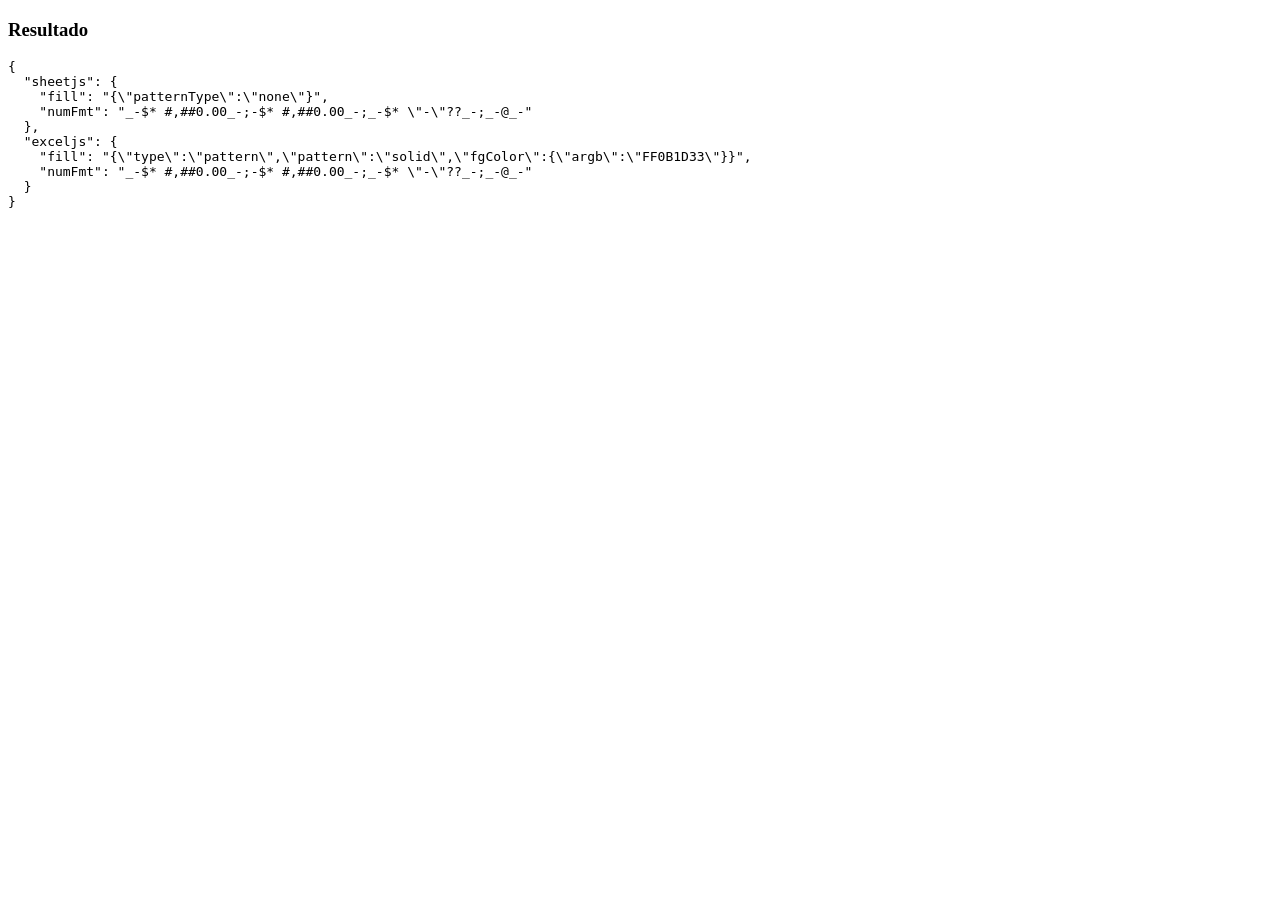
<file: tools/verify_export_styles.html>
<!DOCTYPE html>
<html>
<head><meta charset="utf-8"><title>Verificación: ¿quién sí escribe estilos?</title></head>
<body>
<!--
  tools/verify_export_styles.html
  Prueba de regresión MANUAL (abrir directo en el navegador, no corre
  en CI) que documenta por qué features/export.js usa ExcelJS para
  ESCRIBIR el Excel final en vez de SheetJS (vendor/xlsx.full.min.js),
  que sigue siendo la librería de LECTURA del resto de la app.

  Arma un libro con cada librería, con el MISMO estilo (fuente roja en
  negrita + relleno navy + formato de contabilidad), lo escribe, lo
  vuelve a leer con la misma librería y compara si el estilo sobrevivió
  el viaje de ida y vuelta.

  Resultado esperado (confirmado oct-2026):
    - SheetJS (xlsx.full.min.js, build "Community" gratuito): el fill
      vuelve como {"patternType":"none"} — el relleno/fuente se
      descartó al escribir. El formato numérico (numFmt) SÍ sobrevive.
    - ExcelJS (exceljs.min.js): fill, font Y numFmt sobreviven intactos.

  Si algún día SheetJS Pro se vuelve una opción viable (licencia
  pagada), correr esta prueba de nuevo antes de plantear volver a una
  sola librería — no asumir que "ya lo arreglaron en una versión nueva"
  sin confirmarlo aquí primero.
-->
<h3>Resultado</h3>
<pre id="out">Ejecutando…</pre>

<script src="../vendor/xlsx.full.min.js"></script>
<script src="../vendor/exceljs.min.js"></script>
<script>
(async () => {
  const STYLE_FONT = { bold: true, color: { rgb: 'FF0000' } };          // SheetJS shape
  const STYLE_FONT_EJS = { bold: true, color: { argb: 'FFFF0000' } };   // ExcelJS shape
  const FILL_HEX = '0B1D33';
  const ACCOUNTING_FMT = '_-$* #,##0.00_-;-$* #,##0.00_-;_-$* "-"??_-;_-@_-';

  function testSheetJS() {
    const wb = XLSX.utils.book_new();
    const ws = XLSX.utils.aoa_to_sheet([['A', 'B'], [1, 1234.5]]);
    ws.A1.s = { font: STYLE_FONT, fill: { patternType: 'solid', fgColor: { rgb: FILL_HEX } } };
    ws.B2.z = ACCOUNTING_FMT;
    XLSX.utils.book_append_sheet(wb, ws, 'S1');
    const out = XLSX.write(wb, { type: 'array', bookType: 'xlsx', cellStyles: true });
    const wb2 = XLSX.read(out, { type: 'array', cellStyles: true });
    const ws2 = wb2.Sheets[wb2.SheetNames[0]];
    return { fill: JSON.stringify(ws2.A1 && ws2.A1.s), numFmt: ws2.B2 && ws2.B2.z };
  }

  async function testExcelJS() {
    const wb = new ExcelJS.Workbook();
    const ws = wb.addWorksheet('S1');
    ws.addRow(['A', 'B']);
    ws.addRow([1, 1234.5]);
    ws.getCell('A1').font = STYLE_FONT_EJS;
    ws.getCell('A1').fill = { type: 'pattern', pattern: 'solid', fgColor: { argb: 'FF' + FILL_HEX } };
    ws.getCell('B2').numFmt = ACCOUNTING_FMT;
    const buf = await wb.xlsx.writeBuffer();
    const wb2 = new ExcelJS.Workbook();
    await wb2.xlsx.load(buf);
    const ws2 = wb2.getWorksheet('S1');
    return { fill: JSON.stringify(ws2.getCell('A1').fill), numFmt: ws2.getCell('B2').numFmt };
  }

  const sheetjs = testSheetJS();
  const exceljs = await testExcelJS();
  document.getElementById('out').textContent = JSON.stringify({ sheetjs, exceljs }, null, 2);
})();
</script>
</body>
</html>
</file>
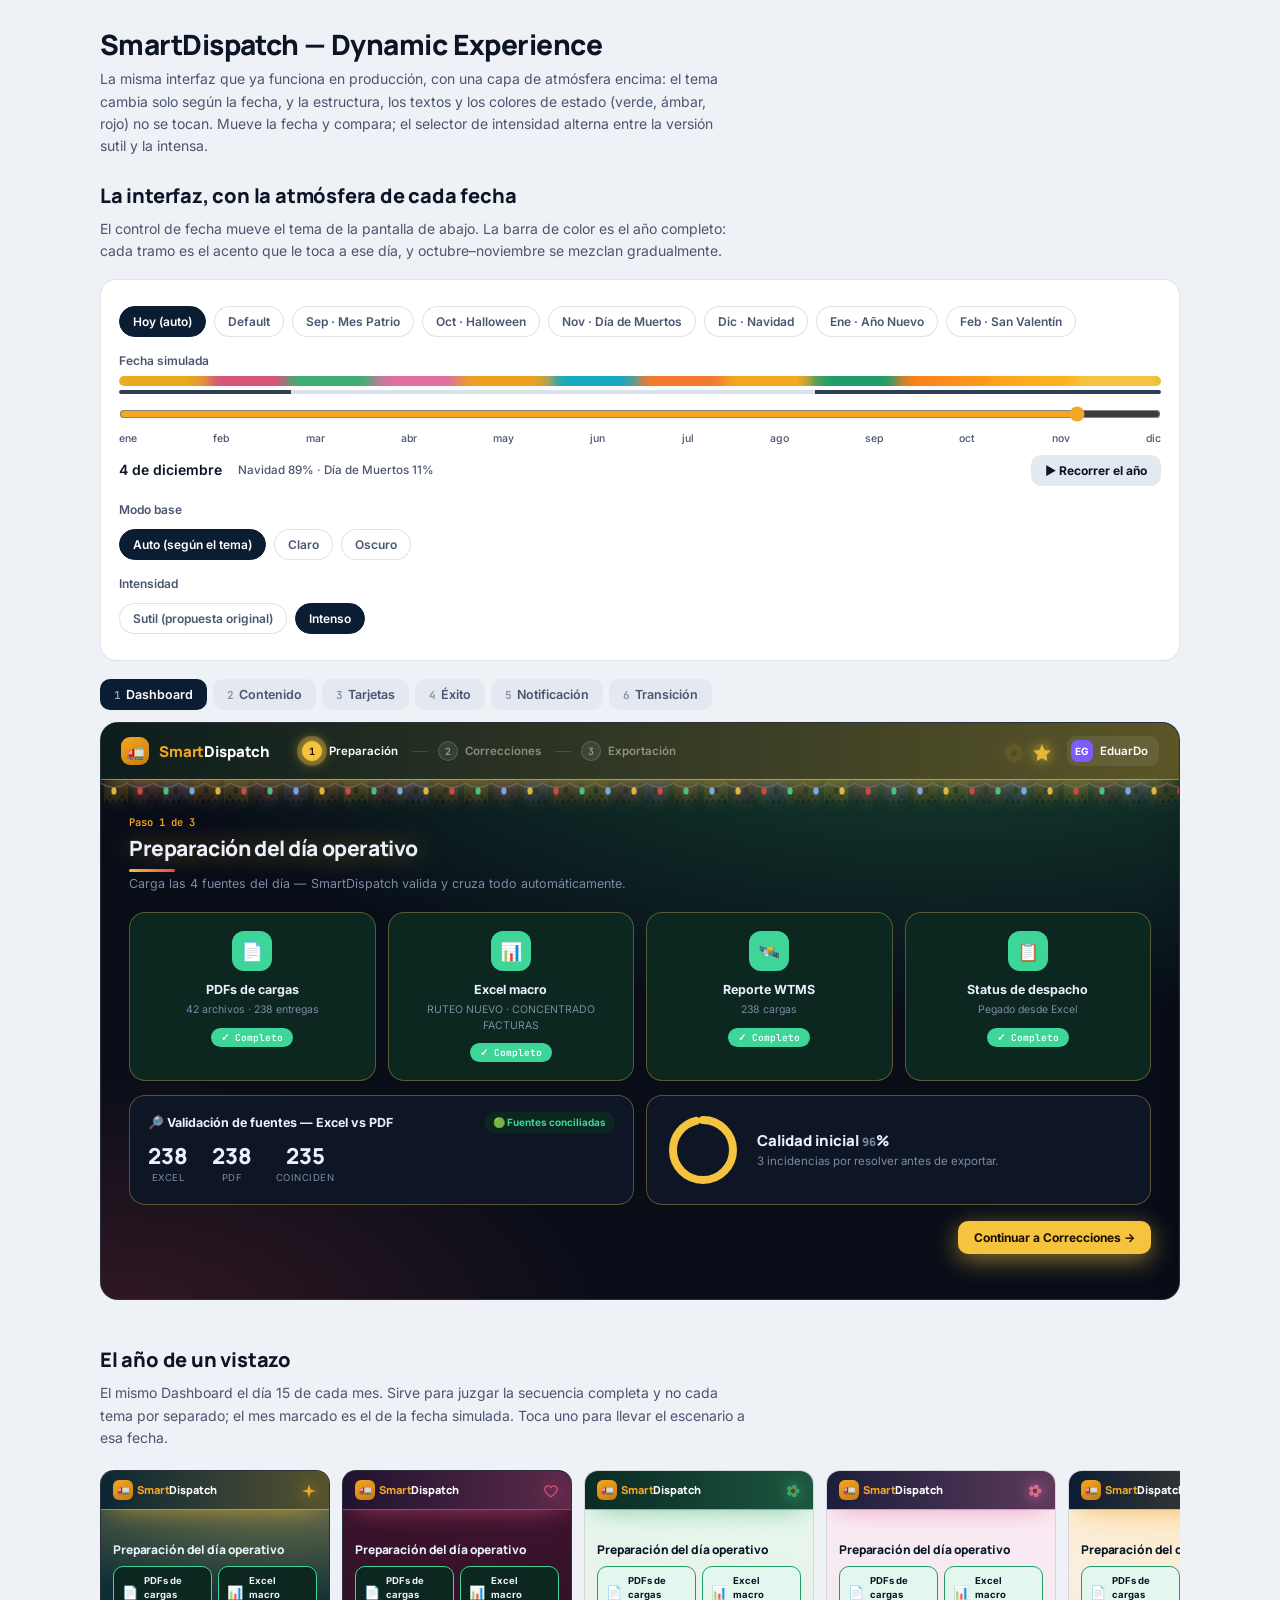
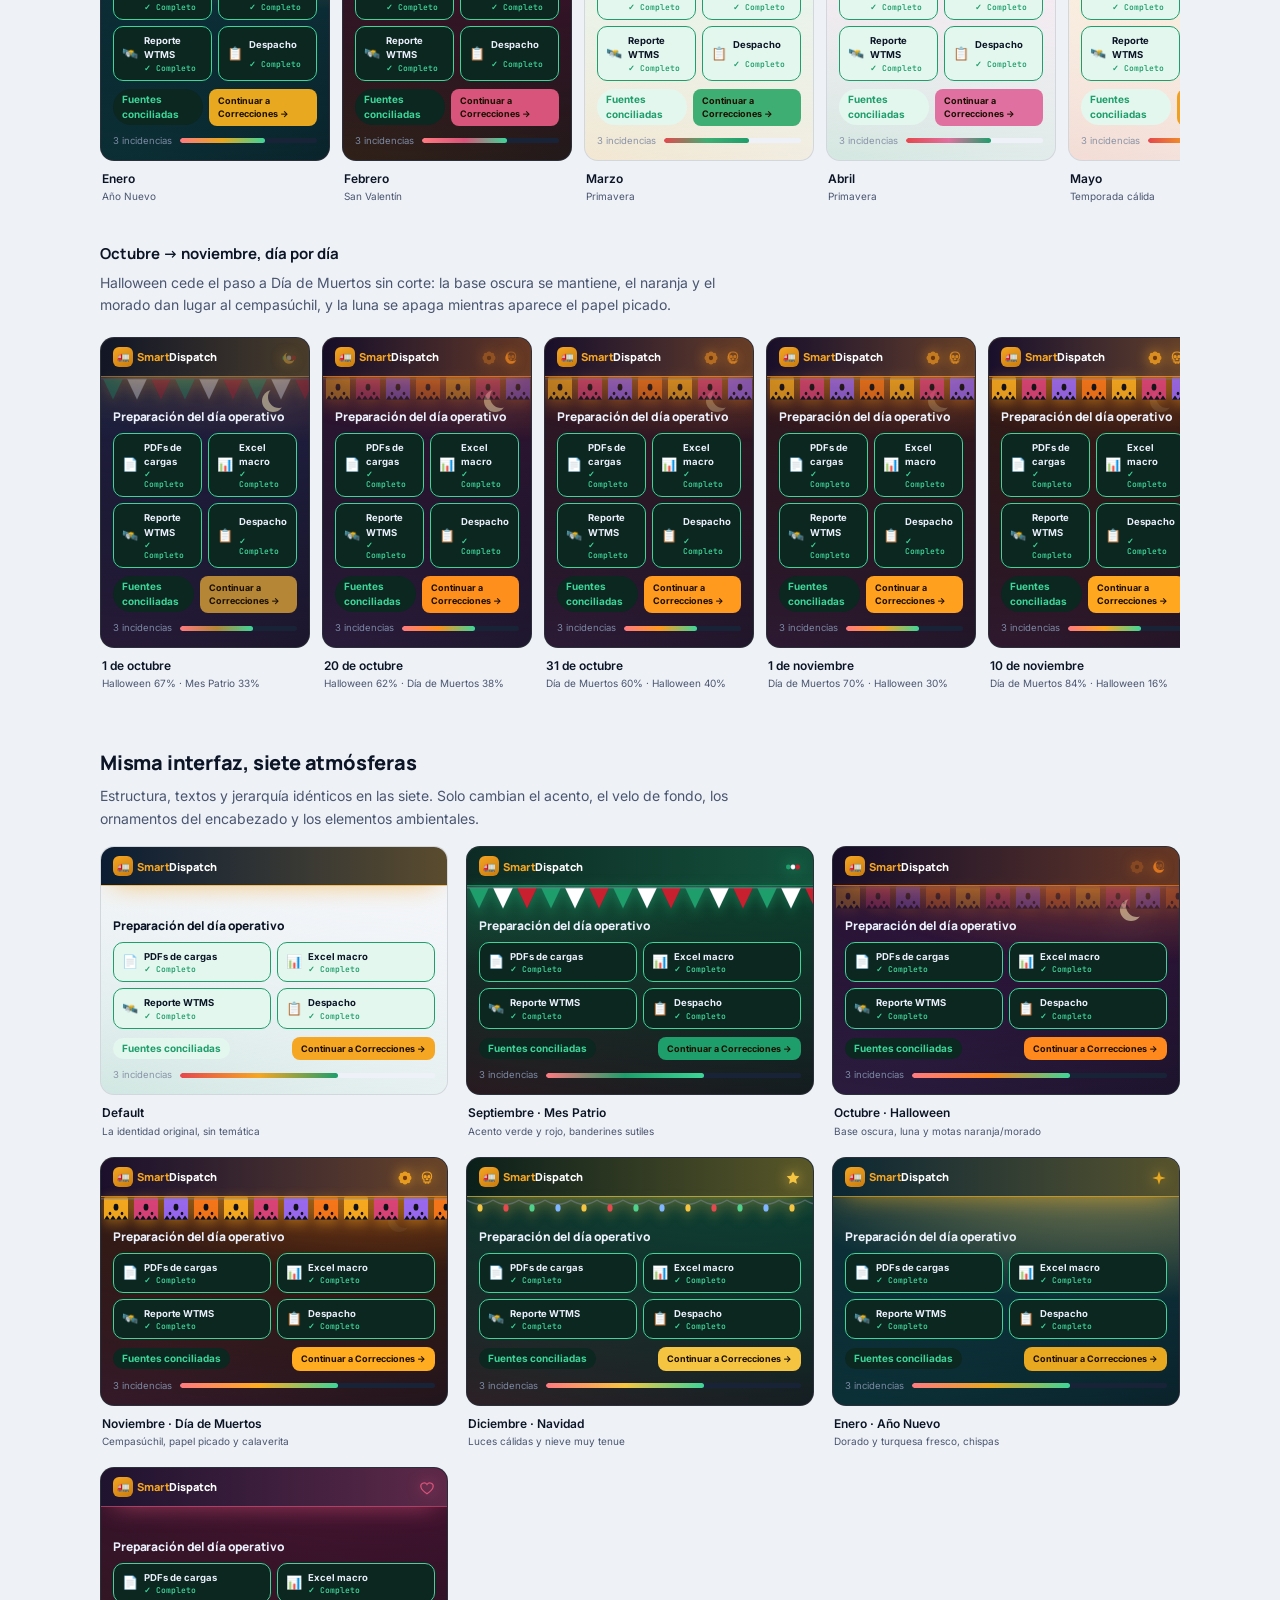
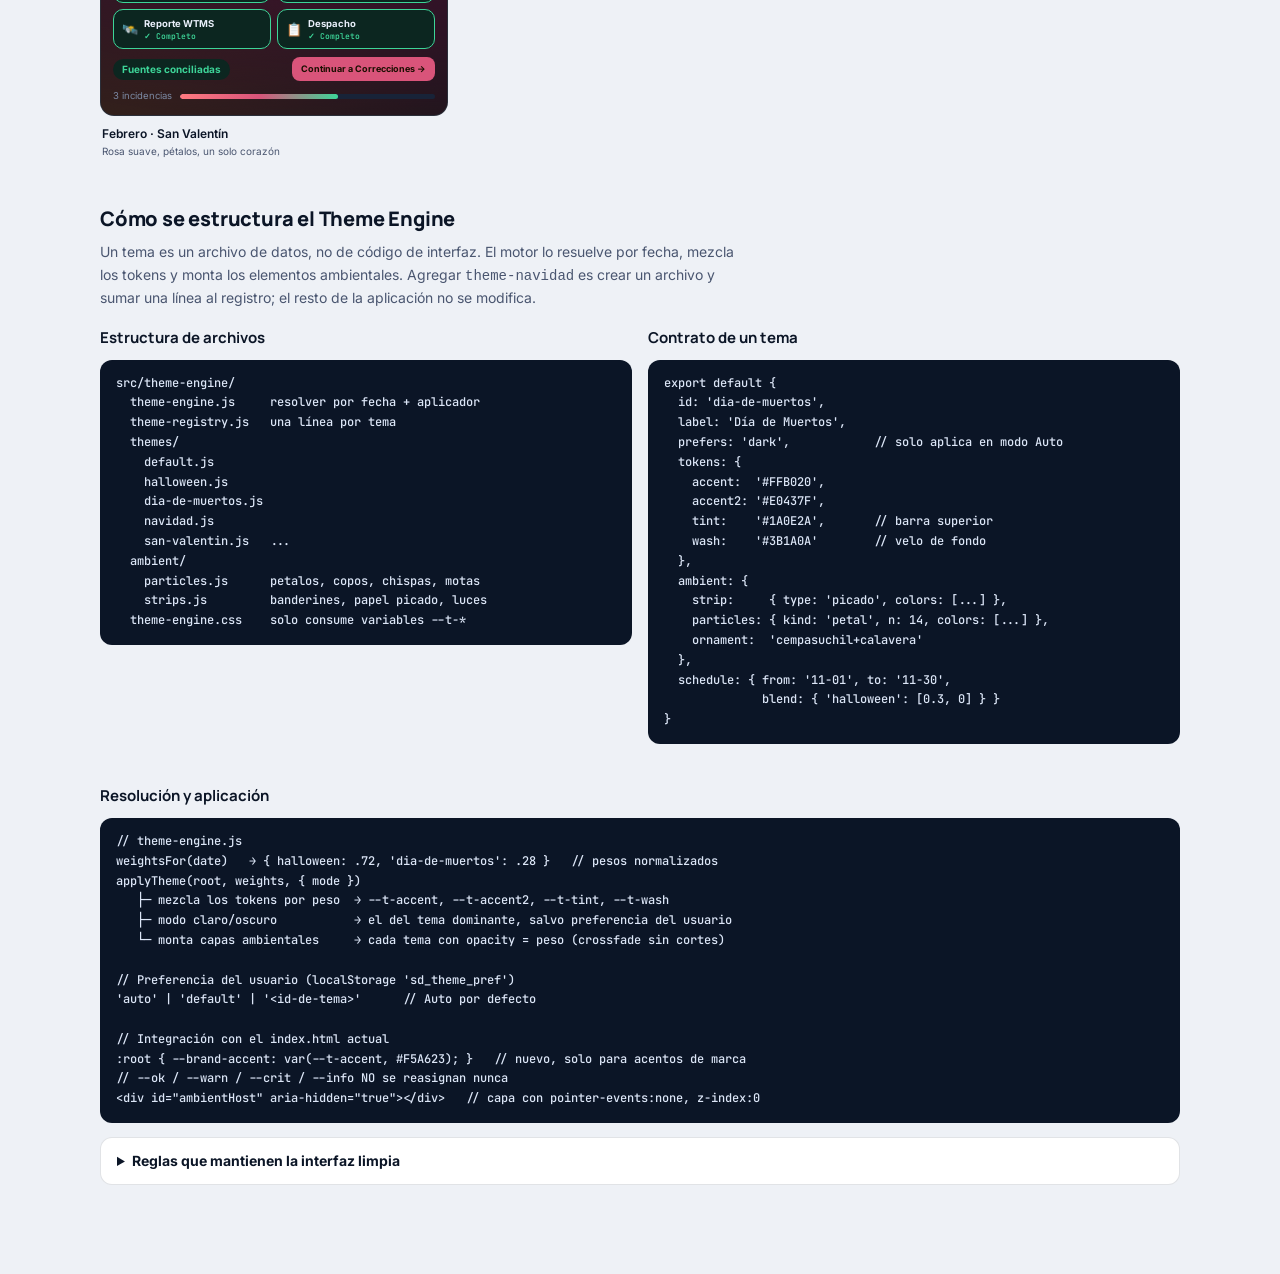
<file: docs/mockups/SmartDispatch · Dynamic Experience — mockup.html>
<!DOCTYPE html>
<html lang="es">
<head>
<meta charset="UTF-8">
<meta name="viewport" content="width=device-width, initial-scale=1, viewport-fit=cover">
<title>SmartDispatch · Dynamic Experience — mockup</title>
<link rel="preconnect" href="https://fonts.googleapis.com">
<link rel="preconnect" href="https://fonts.gstatic.com" crossorigin>
<link href="https://fonts.googleapis.com/css2?family=Manrope:wght@600;700;800&family=Inter:wght@400;500;600;700&family=JetBrains+Mono:wght@500;600&display=swap" rel="stylesheet">
<style>
:root{
  --pg:#EEF1F6; --pg-card:#FFFFFF; --pg-text:#0B1526; --pg-text2:#4A5670; --pg-line:rgba(11,29,51,.12);
  --pg-chip:#E3E8F1; --pg-chip-on:#0B1D33; --pg-chip-on-text:#fff; --pg-code:#0B1526; --pg-code-text:#DCE6F7;
  --ease:cubic-bezier(.2,.8,.2,1); --dur-fast:120ms; --dur:200ms; --dur-slow:320ms;
}
@media (prefers-color-scheme:dark){
  :root:not([data-theme="light"]){
    --pg:#080D18; --pg-card:#0E1626; --pg-text:#EAF0FB; --pg-text2:#9FB0C9; --pg-line:rgba(255,255,255,.12);
    --pg-chip:#182338; --pg-chip-on:#F5A623; --pg-chip-on-text:#1A0F00; --pg-code:#050912; --pg-code-text:#DCE6F7;
  }
}
:root[data-theme="dark"]{
  --pg:#080D18; --pg-card:#0E1626; --pg-text:#EAF0FB; --pg-text2:#9FB0C9; --pg-line:rgba(255,255,255,.12);
  --pg-chip:#182338; --pg-chip-on:#F5A623; --pg-chip-on-text:#1A0F00; --pg-code:#050912; --pg-code-text:#DCE6F7;
}
*,*::before,*::after{box-sizing:border-box}
html{padding-top:env(safe-area-inset-top,0px);padding-bottom:env(safe-area-inset-bottom,0px);scroll-padding-top:env(safe-area-inset-top,0px)}
body{margin:0;background:var(--pg);color:var(--pg-text);font-family:Inter,system-ui,sans-serif;font-size:14px;line-height:1.6;-webkit-font-smoothing:antialiased}
.page{max-width:1120px;margin:0 auto;padding:28px 20px 80px}
.page h1{font-family:Manrope,sans-serif;font-weight:800;font-size:28px;letter-spacing:-.02em;margin:0 0 8px;line-height:1.15}
.page h2{font-family:Manrope,sans-serif;font-weight:800;font-size:20px;letter-spacing:-.01em;margin:0 0 6px}
.page h3{font-family:Manrope,sans-serif;font-weight:700;font-size:15px;margin:26px 0 10px}
.lead{color:var(--pg-text2);max-width:70ch;margin:0 0 18px}
.sec{margin-top:44px}
.sec>p{color:var(--pg-text2);max-width:72ch;margin:0 0 16px}
.chips{display:flex;flex-wrap:wrap;gap:8px;margin:10px 0}
.chip{border:1.5px solid var(--pg-line);background:var(--pg-card);color:var(--pg-text2);font:600 12px Inter,sans-serif;padding:7px 13px;border-radius:100px;cursor:pointer;transition:all var(--dur-fast) var(--ease)}
.chip:hover{border-color:var(--pg-text2)}
.chip[aria-pressed="true"]{background:var(--pg-chip-on);border-color:var(--pg-chip-on);color:var(--pg-chip-on-text)}
.chip:focus-visible,.tab:focus-visible,.pbtn:focus-visible{outline:2px solid #F5A623;outline-offset:2px}
.ctl-label{font-size:12px;color:var(--pg-text2);font-weight:600;margin:14px 0 2px}

/* ── Control de fecha / timeline ── */
.scrub{background:var(--pg-card);border:1px solid var(--pg-line);border-radius:16px;padding:16px 18px;margin:12px 0 18px}
.scrub-bar{height:10px;border-radius:100px;margin-top:6px}
.scrub-mode{height:4px;border-radius:100px;margin-top:4px;opacity:.85}
.scrub input[type=range]{width:100%;margin:6px 0 0;accent-color:#F5A623;height:28px}
.scrub-months{display:flex;justify-content:space-between;font:500 10.5px Inter;color:var(--pg-text2);margin-top:-2px}
.scrub-read{display:flex;flex-wrap:wrap;gap:8px 16px;align-items:center;margin-top:10px;font-weight:600}
.scrub-read small{font-weight:500;color:var(--pg-text2)}
.pbtn{border:0;background:var(--pg-chip);color:var(--pg-text);font:700 12px Inter;padding:8px 14px;border-radius:10px;cursor:pointer;transition:transform var(--dur-fast) var(--ease)}
.pbtn:active{transform:scale(.96)}

.tabs{display:flex;flex-wrap:wrap;gap:6px;margin:0 0 12px}
.tab{border:0;background:var(--pg-chip);color:var(--pg-text2);font:600 12.5px Inter;padding:8px 14px;border-radius:10px;cursor:pointer;transition:all var(--dur-fast) var(--ease)}
.tab[aria-selected="true"]{background:var(--pg-chip-on);color:var(--pg-chip-on-text)}
.tab .n{opacity:.6;margin-right:5px;font-family:'JetBrains Mono',monospace;font-size:11px}

.film{display:grid;grid-auto-flow:column;grid-auto-columns:minmax(230px,1fr);gap:12px;overflow-x:auto;padding:4px 2px 12px;scroll-snap-type:x proximity}
.film figure{margin:0;scroll-snap-align:start}
.film figcaption,.cmp figcaption{font-size:12px;font-weight:600;margin:8px 2px 0}
.film figcaption small,.cmp figcaption small{display:block;font-weight:400;color:var(--pg-text2)}
.film figure.cur .app{outline:2px solid #F5A623;outline-offset:3px}
.film.s6{grid-auto-columns:minmax(210px,1fr)}
.cmp{display:grid;grid-template-columns:repeat(auto-fill,minmax(260px,1fr));gap:18px}
.cmp figure{margin:0}

pre.code{background:var(--pg-code);color:var(--pg-code-text);border-radius:12px;padding:14px 16px;overflow-x:auto;font:500 12px/1.65 'JetBrains Mono',monospace;margin:8px 0 14px;max-width:100%}
details{background:var(--pg-card);border:1px solid var(--pg-line);border-radius:12px;padding:12px 16px;margin:10px 0}
details summary{cursor:pointer;font-weight:700}
.two{display:grid;grid-template-columns:repeat(auto-fit,minmax(280px,1fr));gap:16px}
.note{background:var(--pg-card);border:1px solid var(--pg-line);border-left:3px solid #F5A623;border-radius:10px;padding:12px 14px;color:var(--pg-text2);font-size:13px}
.note b{color:var(--pg-text)}

/* ════════════════ APP (réplica fiel de los tokens de SmartDispatch) ════════════════ */
.app{
  --paper:#F3F5F9; --surface:#FFFFFF; --surface-2:#F7F9FC; --surface-3:#EEF2F8;
  --text:#0B1526; --text-2:#4A5670; --text-3:#8993A8; --border:rgba(11,29,51,.09); --border-2:rgba(11,29,51,.14);
  --ok:#1E9E6B; --ok-soft:#E4F7EF; --warn:#C97C0E; --warn-soft:#FDF0D9; --crit:#E5484D; --crit-soft:#FDEAEA; --info:#3E7BFA; --info-soft:#EAF1FF;
  --t-accent:#F5A623; --t-accent2:#1E9E6B; --t-tint:#0B1D33; --t-wash:#F3F5F9; --on-accent:#1A0F00;
  position:relative;isolation:isolate;background:var(--paper);color:var(--text);border:1px solid var(--border-2);border-radius:18px;overflow:hidden;
  font-family:Inter,system-ui,sans-serif;font-size:13px;line-height:1.5;
  transition:background-color .45s var(--ease),color .45s var(--ease),border-color .45s var(--ease);
}
.app[data-mode="dark"]{
  --paper:#080D18; --surface:#0E1626; --surface-2:#131C30; --surface-3:#182338;
  --text:#EAF0FB; --text-2:#9FB0C9; --text-3:#7C8AA5; --border:rgba(255,255,255,.08); --border-2:rgba(255,255,255,.14);
  --ok:#3DD598; --ok-soft:#0C2620; --warn:#F5A623; --warn-soft:#2A1E0A; --crit:#FF7A80; --crit-soft:#2B1315; --info:#7FA8FF; --info-soft:#0E1D33;
}
.app *,.app *::before,.app *::after{box-sizing:border-box}
.app::before{content:"";position:absolute;inset:0;z-index:0;pointer-events:none;background:radial-gradient(900px 320px at 78% -6%,var(--t-wash),transparent 72%)}
.amb-host{position:absolute;inset:0;z-index:0;overflow:hidden;pointer-events:none}
.amb-l{position:absolute;inset:0;transition:opacity .6s ease}
.glow{position:absolute;inset:0;opacity:.14}
.app[data-mode="dark"] .glow{opacity:.24}
.moon{position:absolute;top:78px;right:9%;width:26px;height:26px;border-radius:50%;box-shadow:-7px 4px 0 0 #F6E7B8;filter:drop-shadow(0 0 8px rgba(246,231,184,.55));opacity:.85}
.app.mini .moon{top:48px;width:16px;height:16px;box-shadow:-5px 3px 0 0 #F6E7B8}
.p{position:absolute;display:block;border-radius:50%;opacity:0}
.p.petal{border-radius:100% 0 100% 0;top:-4%;animation:fall var(--d) linear var(--dl) infinite,sway calc(var(--d)/3) ease-in-out var(--dl) infinite alternate}
.p.flake{top:-4%;animation:fall var(--d) linear var(--dl) infinite,sway calc(var(--d)/3) ease-in-out var(--dl) infinite alternate}
.p.mote{top:104%;box-shadow:0 0 6px 1px currentColor;animation:rise var(--d) linear var(--dl) infinite,sway calc(var(--d)/3) ease-in-out var(--dl) infinite alternate}
.p.spark{box-shadow:0 0 7px 1px rgba(255,255,255,.55);animation:twinkle var(--d) ease-in-out var(--dl) infinite}
.amb-l.paused .p{animation-play-state:paused}
@keyframes fall{0%{top:-4%;opacity:0}10%{opacity:var(--o)}90%{opacity:var(--o)}100%{top:104%;opacity:0}}
@keyframes rise{0%{top:104%;opacity:0}15%{opacity:var(--o)}85%{opacity:var(--o)}100%{top:-4%;opacity:0}}
@keyframes sway{from{transform:translateX(calc(var(--sw)*-1)) rotate(-30deg)}to{transform:translateX(var(--sw)) rotate(30deg)}}
@keyframes twinkle{0%,100%{opacity:0;transform:scale(.6)}50%{opacity:var(--o);transform:scale(1.2)}}

.tb{position:relative;z-index:2;display:flex;align-items:center;gap:14px;height:56px;padding:0 20px;background:var(--t-tint);color:#fff;transition:background-color .45s var(--ease)}
.bm{width:28px;height:28px;border-radius:9px;background:linear-gradient(150deg,#F5A623,#C97C0E);display:inline-flex;align-items:center;justify-content:center;font-size:14px;flex-shrink:0}
.bw{font:800 15px Manrope,sans-serif;letter-spacing:-.01em;margin-left:-4px}
.bw b{color:#F5A623;font-weight:800}
.grow{flex:1}
.stepper{display:flex;align-items:center;gap:2px;margin-left:10px}
.step{display:flex;align-items:center;gap:7px;padding:6px 12px 6px 8px;border-radius:100px;cursor:pointer;color:rgba(255,255,255,.45);font-weight:600;font-size:11.5px;transition:background var(--dur-fast),color var(--dur)}
.step:hover{background:rgba(255,255,255,.07)}
.step i{width:20px;height:20px;border-radius:50%;display:inline-flex;align-items:center;justify-content:center;font:700 10px 'JetBrains Mono',monospace;font-style:normal;background:rgba(255,255,255,.08);border:1.5px solid rgba(255,255,255,.16);transition:all var(--dur) var(--ease)}
.step.active{color:#fff}
.step.active i{background:var(--t-accent);border-color:var(--t-accent);color:var(--on-accent);box-shadow:0 0 0 4px color-mix(in srgb,var(--t-accent) 22%,transparent)}
.step.done i{background:var(--ok);border-color:var(--ok);color:#fff}
.conn{width:16px;height:1.5px;background:rgba(255,255,255,.14)}
.orn-host{position:relative;display:inline-flex;min-width:52px;height:20px}
.orn-l{position:absolute;right:0;top:1px;display:inline-flex;gap:6px;color:var(--t-accent);transition:opacity .6s ease}
.orn-l svg{display:block}
.user{display:flex;align-items:center;gap:7px;background:rgba(255,255,255,.08);border-radius:9px;padding:4px 11px 4px 4px;font-weight:600;font-size:11.5px}
.user i{width:22px;height:22px;border-radius:7px;background:#7C5CFC;font:700 10px Inter;font-style:normal;display:inline-flex;align-items:center;justify-content:center}
.strip-host{position:relative;z-index:2;height:0}
.strip-l{position:absolute;left:0;right:0;top:0;transition:opacity .6s ease;opacity:0}
.strip-l svg{display:block}
.content{position:relative;z-index:1;padding:36px 28px 34px;min-height:520px}
.scr{animation:none}
.scr.in{animation:scrIn var(--dur) var(--ease) both}
.scr.out{animation:scrOut var(--dur-fast) ease-in both}
@keyframes scrIn{from{opacity:0;transform:translateY(8px)}to{opacity:1;transform:none}}
@keyframes scrOut{to{opacity:0;transform:translateY(-4px)}}
.stg>*{animation:scrIn .26s var(--ease) both;animation-delay:calc(var(--i,0)*45ms)}
.scr-hd{margin-bottom:18px;display:flex;justify-content:space-between;align-items:flex-end;gap:12px;flex-wrap:wrap}
.ey{font:600 10.5px 'JetBrains Mono',monospace;color:var(--warn);margin-bottom:5px}
.scr-hd h2{font:800 21px Manrope,sans-serif;letter-spacing:-.02em;margin:0}
.scr-hd p{margin:3px 0 0;color:var(--text-3);font-size:12.5px}

.card{background:var(--surface);border:1px solid var(--border);border-radius:16px;transition:background-color .45s,border-color .45s,box-shadow var(--dur) var(--ease),transform var(--dur) var(--ease)}
.pad{padding:16px 18px}
.btn{position:relative;overflow:hidden;display:inline-flex;align-items:center;gap:7px;font:700 12px Inter,sans-serif;border:0;border-radius:10px;padding:9px 16px;cursor:pointer;color:var(--text);transition:transform var(--dur-fast) var(--ease),filter var(--dur-fast),box-shadow var(--dur-fast)}
.btn:hover{transform:translateY(-1px);filter:brightness(1.06)}
.btn:active{transform:scale(.97)}
.btn:focus-visible,.fx-in:focus-visible,.search:focus-visible{outline:2px solid var(--t-accent);outline-offset:2px}
.btn-accent{background:var(--t-accent);color:var(--on-accent);box-shadow:0 4px 14px color-mix(in srgb,var(--t-accent) 32%,transparent)}
.btn-ghost{background:var(--surface-3);color:var(--text-2);border:1px solid var(--border)}
.btn-ok{background:var(--ok);color:#fff}
.btn-crit{background:var(--crit);color:#fff}
.btn-lg{font-size:13px;padding:12px 24px}
.rip{position:absolute;border-radius:50%;background:rgba(255,255,255,.55);transform:scale(0);animation:rip .45s ease-out forwards;pointer-events:none;width:40px;height:40px;margin:-20px 0 0 -20px}
@keyframes rip{to{transform:scale(4);opacity:0}}
.spin{width:12px;height:12px;border-radius:50%;border:2px solid currentColor;border-right-color:transparent;display:inline-block;animation:spin .6s linear infinite}
@keyframes spin{to{transform:rotate(360deg)}}
.pill{display:inline-flex;align-items:center;gap:5px;font-size:10px;font-weight:700;padding:3px 9px;border-radius:100px}
.pill.ok{background:var(--ok-soft);color:var(--ok)} .pill.warn{background:var(--warn-soft);color:var(--warn)}
.pill.crit{background:var(--crit-soft);color:var(--crit)} .pill.fixed{background:var(--info-soft);color:var(--info)}

.up-grid{display:grid;grid-template-columns:repeat(auto-fit,minmax(190px,1fr));gap:12px;margin-bottom:14px}
.up{border:1.5px dashed var(--border-2);border-radius:16px;background:var(--surface);padding:18px 14px;text-align:center;transition:all var(--dur-slow) var(--ease)}
.up:hover{border-color:var(--t-accent);transform:translateY(-2px);box-shadow:0 8px 22px rgba(0,0,0,.08)}
.up-ic{width:40px;height:40px;border-radius:12px;background:var(--surface-3);display:flex;align-items:center;justify-content:center;font-size:18px;margin:0 auto 10px;transition:transform var(--dur) var(--ease),background var(--dur)}
.up b{display:block;font-size:12.5px}
.up small{display:block;font-size:10.5px;color:var(--text-3);margin:2px 0 9px;min-height:15px}
.up em{font:600 9.5px 'JetBrains Mono',monospace;font-style:normal;padding:3px 10px;border-radius:100px;background:var(--surface-3);color:var(--text-3);display:inline-block}
.up.done{border-style:solid;border-color:var(--ok);background:var(--ok-soft)}
.up.done .up-ic{background:var(--ok);color:#fff}
.up.done em{background:var(--ok);color:#fff}
.up.proc{border-style:solid;animation:breathe 1.6s ease-in-out infinite}
.up.proc .up-ic{animation:pulse 1.6s ease-in-out infinite}
.up.pop .up-ic{animation:pop .4s cubic-bezier(.2,.9,.3,1.3)}
@keyframes breathe{0%,100%{border-color:var(--border-2);box-shadow:none}50%{border-color:var(--t-accent);box-shadow:0 0 0 4px color-mix(in srgb,var(--t-accent) 16%,transparent)}}
@keyframes pulse{50%{transform:scale(1.14)}}
@keyframes pop{0%{transform:scale(.7)}60%{transform:scale(1.18)}100%{transform:scale(1)}}
.row2{display:grid;grid-template-columns:repeat(auto-fit,minmax(260px,1fr));gap:12px;margin-bottom:16px}
.sc-hd{display:flex;justify-content:space-between;gap:8px;align-items:center;font-weight:700;font-size:12.5px;margin-bottom:12px}
.sc-counts{display:flex;gap:24px}
.sc-counts div{text-align:center}
.sc-counts strong{display:block;font:800 22px Manrope,sans-serif;line-height:1}
.sc-counts span{font-size:9.5px;color:var(--text-3);text-transform:uppercase;letter-spacing:.05em}
.qr{display:flex;align-items:center;gap:16px}
.qr svg{flex-shrink:0}
.qr .ring{stroke-dasharray:188.5;stroke-dashoffset:188.5;transition:stroke-dashoffset 1.1s var(--ease)}
.qr strong{display:block;font:800 15px Manrope,sans-serif}
.qr span{font-size:11.5px;color:var(--text-3)}
.actions{display:flex;justify-content:flex-end;gap:10px}

.toolbar{display:flex;gap:10px;flex-wrap:wrap;align-items:center;margin-bottom:12px}
.search{flex:1;min-width:180px;max-width:340px;padding:8px 12px;border-radius:10px;border:1.5px solid var(--border);background:var(--surface);color:var(--text);font:400 12.5px Inter;transition:border-color var(--dur-fast),box-shadow var(--dur-fast)}
.search:focus{border-color:var(--t-accent);box-shadow:0 0 0 3px color-mix(in srgb,var(--t-accent) 18%,transparent);outline:none}
.tbl-wrap{overflow:auto;border:1px solid var(--border);border-radius:14px;background:var(--surface)}
table.tbl{width:100%;border-collapse:collapse;font-size:12px}
.tbl th{background:var(--surface-2);font:600 9.5px 'JetBrains Mono',monospace;letter-spacing:.05em;text-transform:uppercase;color:var(--text-3);padding:9px 12px;text-align:left;white-space:nowrap;border-bottom:1px solid var(--border)}
.tbl td{padding:9px 12px;white-space:nowrap;border-bottom:1px solid var(--border)}
.tbl tr:last-child td{border-bottom:0}
.tbl tbody tr{transition:background var(--dur-fast)}
.tbl tbody tr:hover{background:var(--surface-2)}
.tbl tbody tr.rin{animation:scrIn .26s var(--ease) both;animation-delay:calc(var(--i,0)*35ms)}
.tbl .rt{font:700 12px 'JetBrains Mono',monospace;color:var(--t-accent)}
.app[data-mode="light"] .tbl .rt{color:var(--text)}
.dim{color:var(--text-3)}
.edit{width:26px;height:26px;border-radius:8px;border:0;background:var(--surface-3);color:var(--text-3);cursor:pointer;transition:all var(--dur-fast)}
.edit:hover{background:var(--t-accent);color:var(--on-accent)}
.drawer{position:absolute;top:56px;right:0;bottom:0;width:min(320px,90%);z-index:15;background:var(--surface);border-left:2px solid var(--t-accent);box-shadow:-10px 0 30px rgba(0,0,0,.18);transform:translateX(105%);transition:transform .28s var(--ease);padding:16px}
.drawer.open{transform:none}
.drawer h4{margin:0 0 12px;font:800 14px Manrope,sans-serif}
.drawer label{display:block;font:600 10px 'JetBrains Mono',monospace;color:var(--text-3);text-transform:uppercase;margin:10px 0 3px}
.drawer input{width:100%;padding:8px 10px;border-radius:9px;border:1.5px solid var(--border-2);background:var(--surface-2);color:var(--text);font:500 12px 'JetBrains Mono',monospace}

.fix-hd{display:flex;align-items:center;gap:14px;margin-bottom:16px;flex-wrap:wrap}
.fix-count{font:800 32px Manrope,sans-serif;color:var(--crit);line-height:1;transition:color var(--dur)}
.fix-count.done{color:var(--ok)}
.fix-lab{font-size:11px;color:var(--text-3);font-weight:600}
.fix-track{flex:1;min-width:140px;height:6px;border-radius:100px;background:var(--surface-3);overflow:hidden}
.fix-fill{height:100%;width:0;border-radius:100px;background:linear-gradient(90deg,var(--crit),var(--t-accent),var(--ok));transition:width .5s var(--ease)}
.cont{color:#fff;padding:10px 16px}
.cont.ok{background:var(--ok)} .cont.warn{background:var(--t-accent);color:var(--on-accent)} .cont.crit{background:var(--crit)}
.fix-list{display:flex;flex-direction:column;gap:10px}
.fixc{display:flex;align-items:center;gap:14px;flex-wrap:wrap;padding:13px 16px;background:var(--surface);border:1px solid var(--border);border-left:3px solid var(--crit);border-radius:12px;transition:height .26s var(--ease),opacity .22s,margin .26s,padding .26s,box-shadow var(--dur),transform var(--dur) var(--ease)}
.fixc:hover{transform:translateY(-1px);box-shadow:0 6px 18px rgba(0,0,0,.08)}
.fixc.warn{border-left-color:var(--t-accent)}
.fixc.gone{height:0!important;opacity:0;margin-top:-10px;padding-top:0;padding-bottom:0;overflow:hidden;border-width:0}
.fx-ruta{font:800 14px 'JetBrains Mono',monospace;min-width:64px}
.fx-ruta small{display:block;font-size:9px;font-weight:600;color:var(--text-3)}
.fx-info{min-width:140px;flex:1}
.fx-info b{display:block;font:700 9.5px Inter;text-transform:uppercase;letter-spacing:.05em;color:var(--text-3)}
.fx-info span{font-size:11.5px;color:var(--text-2)}
.fx-in{width:190px;max-width:100%;padding:8px 11px;border-radius:9px;border:1.5px solid var(--border-2);background:var(--surface-2);color:var(--text);font:500 12.5px 'JetBrains Mono',monospace;transition:border-color var(--dur-fast),box-shadow var(--dur-fast)}
.fx-in:focus{border-color:var(--t-accent);box-shadow:0 0 0 3px color-mix(in srgb,var(--t-accent) 18%,transparent);outline:none}
.fx-in.err{border-color:var(--crit);background:var(--crit-soft)}
.shake{animation:shake .4s ease}
@keyframes shake{20%,60%{transform:translateX(-4px)}40%,80%{transform:translateX(4px)}}
.chipm{font:600 11px 'JetBrains Mono',monospace;background:var(--surface-3);border:1px solid var(--border-2);border-radius:100px;padding:2px 9px}
.btn.okk{background:var(--ok);color:#fff}
.empty{text-align:center;padding:44px 16px;animation:scrIn .32s var(--ease) both}
.empty .ei{font-size:38px;margin-bottom:8px;display:inline-block;animation:pop .5s cubic-bezier(.2,.9,.3,1.3)}
.empty h3{font:800 17px Manrope,sans-serif;margin:0 0 4px}
.empty p{color:var(--text-3);margin:0 0 16px}

.exp{text-align:center;padding:34px 16px}
.exp-ic{width:70px;height:70px;border-radius:20px;margin:0 auto 16px;display:flex;align-items:center;justify-content:center;font-size:30px;background:linear-gradient(150deg,var(--t-accent),color-mix(in srgb,var(--t-accent) 60%,#000));color:var(--on-accent);box-shadow:0 8px 24px color-mix(in srgb,var(--t-accent) 35%,transparent)}
.exp h3{font:800 19px Manrope,sans-serif;margin:0 0 6px}
.exp p{color:var(--text-3);max-width:420px;margin:0 auto 20px}
.bhost{position:relative;display:inline-block}
.burst i{position:absolute;left:50%;top:50%;width:6px;height:6px;border-radius:50%;background:var(--c);animation:burst .7s var(--ease) forwards;pointer-events:none}
@keyframes burst{from{transform:translate(-50%,-50%);opacity:1}to{transform:translate(calc(-50% + var(--dx)),calc(-50% + var(--dy))) scale(.3);opacity:0}}
.modal-ov{position:absolute;inset:0;z-index:30;background:rgba(6,12,24,.58);display:flex;align-items:center;justify-content:center;padding:16px;animation:fade .2s ease both}
@keyframes fade{from{opacity:0}}
.modal{background:var(--surface);border:1px solid var(--border-2);border-radius:22px;padding:30px 30px 24px;width:360px;max-width:100%;text-align:center;box-shadow:0 24px 60px rgba(0,0,0,.4);animation:mpop .34s cubic-bezier(.2,.9,.3,1.15) both}
@keyframes mpop{from{opacity:0;transform:scale(.92) translateY(10px)}}
.modal .mi{font-size:44px;margin-bottom:8px}
.modal h3{font:800 19px Manrope,sans-serif;margin:0 0 6px}
.modal p{color:var(--text-3);margin:0 0 18px;font-size:12.5px}
.mstats{display:flex;justify-content:center;gap:24px;margin-bottom:20px}
.mstats strong{display:block;font:800 21px Manrope,sans-serif;color:var(--t-accent)}
.app[data-mode="light"] .mstats strong{color:var(--warn)}
.mstats span{font-size:10px;color:var(--text-3);text-transform:uppercase;letter-spacing:.05em}
.hint-link{background:none;border:0;color:var(--text-3);font:600 11.5px Inter;cursor:pointer;text-decoration:underline;margin-top:12px}

.toasts{position:absolute;right:14px;bottom:14px;z-index:40;display:flex;flex-direction:column;gap:8px;width:min(320px,calc(100% - 28px));pointer-events:none}
.toast{--tc:var(--info);pointer-events:auto;position:relative;overflow:hidden;display:flex;gap:10px;background:var(--surface);border:1px solid var(--border-2);border-left:3px solid var(--tc);border-radius:12px;padding:10px 12px;box-shadow:0 10px 30px rgba(0,0,0,.22);animation:toastIn .22s var(--ease) both}
.toast.ok{--tc:var(--ok)} .toast.warn{--tc:#F5A623} .toast.err{--tc:var(--crit)}
.toast.out{animation:toastOut .16s ease-in both}
.toast::after{content:"";position:absolute;left:0;bottom:0;height:2px;width:100%;background:var(--tc);transform-origin:left;animation:life 3.8s linear forwards}
.toast b{display:block;font-size:12px}
.toast span{font-size:11.5px;color:var(--text-2)}
.toast .x{margin-left:auto;background:none;border:0;color:var(--text-3);cursor:pointer;font-size:12px;align-self:flex-start}
@keyframes toastIn{from{opacity:0;transform:translateX(24px)}}
@keyframes toastOut{to{opacity:0;transform:translateX(24px)}}
@keyframes life{to{transform:scaleX(0)}}

.flow{display:flex;flex-wrap:wrap;gap:8px;align-items:stretch;margin-bottom:16px}
.flow>div{flex:1;min-width:130px;padding:12px 14px;border-radius:12px;background:var(--surface);border:1px solid var(--border)}
.flow>div b{display:block;font-size:12px}
.flow>div span{font:500 10.5px 'JetBrains Mono',monospace;color:var(--t-accent)}
.app[data-mode="light"] .flow>div span{color:var(--warn)}
.flow>i{align-self:center;color:var(--text-3);font-style:normal}
.trstage{position:relative;height:120px;border:1px solid var(--border);border-radius:14px;background:var(--surface);overflow:hidden;margin-bottom:8px}
.trp{position:absolute;inset:0;padding:14px;display:flex;flex-direction:column;gap:8px;transition:opacity var(--dur-fast) ease-in,transform var(--dur) var(--ease)}
.trp b{font-size:12px}
.trp .bar{height:26px;border-radius:8px;background:var(--surface-3)}
.trp.b{opacity:0;transform:translateY(10px)}
.trstage.go .trp.a{opacity:0;transform:translateY(-4px)}
.trstage.go .trp.b{opacity:1;transform:none}
.trstage.go .trp.b .bar{animation:scrIn .26s var(--ease) both;animation-delay:calc(var(--i,0)*60ms + 120ms)}
.states{display:grid;grid-template-columns:repeat(auto-fit,minmax(210px,1fr));gap:12px;margin-top:14px}
.state{padding:14px}
.state h5{margin:0 0 10px;font:700 11.5px Inter;color:var(--text-2)}
.sk{height:11px;border-radius:6px;margin-bottom:8px;background:linear-gradient(90deg,var(--surface-3) 25%,var(--surface-2) 50%,var(--surface-3) 75%);background-size:200% 100%;animation:shimmer 1.2s linear infinite}
@keyframes shimmer{to{background-position:-200% 0}}
.flash{animation:flashbg .8s ease-out}
@keyframes flashbg{from{background:color-mix(in srgb,var(--t-accent) 40%,transparent)}to{background:transparent}}
.bignum{font:800 26px Manrope,sans-serif;border-radius:8px;display:inline-block;padding:0 6px}
.errmsg{font-size:11.5px;color:var(--crit);margin:6px 0 10px}

/* Mini (comparativas / filmstrip) */
.app.mini{font-size:10px;border-radius:14px}
.app.mini .tb{height:38px;padding:0 12px;gap:8px}
.app.mini .bm{width:20px;height:20px;border-radius:6px;font-size:10px}
.app.mini .bw{font-size:11px}
.app.mini .orn-host{min-width:40px;height:16px}
.app.mini .orn-l svg{width:14px;height:14px}
.app.mini .content{padding:26px 12px 12px;min-height:0}
.m-t{font:800 12px Manrope,sans-serif;margin-bottom:8px;letter-spacing:-.01em}
.m-grid{display:grid;grid-template-columns:1fr 1fr;gap:6px;margin-bottom:8px}
.m-up{background:var(--ok-soft);border:1px solid var(--ok);border-radius:10px;padding:7px 8px;display:grid;grid-template-columns:auto 1fr;gap:0 6px;align-items:center}
.m-up span{grid-row:span 2;font-size:13px}
.m-up b{font-size:9.5px}
.m-up em{font:600 8px 'JetBrains Mono',monospace;font-style:normal;color:var(--ok)}
.m-row{display:flex;justify-content:space-between;align-items:center;gap:6px;margin-bottom:8px}
.m-btn{background:var(--t-accent);color:var(--on-accent);font-weight:700;font-size:9px;border-radius:8px;padding:5px 9px}
.m-fix{display:flex;align-items:center;gap:8px;font-size:9.5px;color:var(--text-3)}
.m-bar{flex:1;height:5px;border-radius:100px;background:var(--surface-3);overflow:hidden}
.m-bar i{display:block;height:100%;width:62%;border-radius:100px;background:linear-gradient(90deg,var(--crit),var(--t-accent),var(--ok))}

/* ═══ INTENSIDAD 2 — versión intensa (data-int="2") ═══ */
.app[data-int="2"]{--gl:.38}
.app[data-int="2"][data-mode="dark"]{--gl:.6}
.app[data-int="2"]::before{background:radial-gradient(1100px 460px at 78% -8%,var(--t-wash),transparent 75%),radial-gradient(760px 380px at 0% 105%,color-mix(in srgb,var(--t-accent2) 20%,transparent),transparent 70%)}
.app[data-int="2"] .glow{opacity:var(--gl);animation:glowBreath 7s ease-in-out infinite}
@keyframes glowBreath{0%,100%{opacity:calc(var(--gl)*.62)}50%{opacity:var(--gl)}}
.app[data-int="2"] .tb{background:linear-gradient(90deg,var(--t-tint),color-mix(in srgb,var(--t-tint) 66%,var(--t-accent)));box-shadow:0 1px 0 color-mix(in srgb,var(--t-accent) 60%,transparent),0 8px 26px -12px var(--t-accent)}
.app[data-int="2"] .card,.app[data-int="2"] .up,.app[data-int="2"] .fixc,.app[data-int="2"] .tbl-wrap,.app[data-int="2"] .flow>div{border-color:color-mix(in srgb,var(--t-accent) 26%,var(--border))}
.app[data-int="2"] .card:hover,.app[data-int="2"] .fixc:hover{box-shadow:0 0 0 1px color-mix(in srgb,var(--t-accent) 40%,transparent),0 12px 32px -14px var(--t-accent)}
.app[data-int="2"][data-mode="dark"] .scr-hd h2{text-shadow:0 0 26px color-mix(in srgb,var(--t-accent) 55%,transparent)}
.app[data-int="2"] .scr-hd h2::after{content:"";display:block;width:46px;height:3px;border-radius:3px;margin-top:7px;background:linear-gradient(90deg,var(--t-accent),var(--t-accent2))}
.app[data-int="2"] .strip-l{filter:drop-shadow(0 2px 5px color-mix(in srgb,var(--t-accent) 50%,transparent));transform:scaleY(1.4);transform-origin:top}
.app[data-int="2"] .orn-l{filter:drop-shadow(0 0 7px currentColor)}
.app[data-int="2"] .orn-l svg{width:22px;height:22px}
.app[data-int="2"] .moon{width:38px;height:38px;box-shadow:-10px 6px 0 0 #F6E7B8;filter:drop-shadow(0 0 18px rgba(246,231,184,.8));animation:moonPulse 6s ease-in-out infinite}
@keyframes moonPulse{50%{filter:drop-shadow(0 0 28px rgba(246,231,184,1))}}
.app[data-int="2"] .btn-accent{box-shadow:0 6px 24px color-mix(in srgb,var(--t-accent) 55%,transparent)}
.app[data-int="2"] .step.active i{box-shadow:0 0 0 5px color-mix(in srgb,var(--t-accent) 30%,transparent),0 0 14px var(--t-accent)}
.app[data-int="2"] .fix-fill{box-shadow:0 0 12px color-mix(in srgb,var(--t-accent) 55%,transparent)}
.app.mini[data-int="2"] .moon{width:22px;height:22px;box-shadow:-6px 4px 0 0 #F6E7B8}
.app.mini[data-int="2"] .orn-l svg{width:16px;height:16px}
.app.mini[data-int="2"] .content{padding-top:32px}
.app.mini[data-int="2"] .m-t{text-shadow:none}
@media (prefers-reduced-motion:reduce){.app[data-int="2"] .glow,.app[data-int="2"] .moon{animation:none}}
@media (max-width:760px){
  .stepper{display:none}
  .content{padding:34px 16px 28px}
  .qr{flex-direction:column;align-items:flex-start}
}
@media (prefers-reduced-motion:reduce){
  .app *,.app *::before,.app *::after{animation-duration:.01ms!important;animation-iteration-count:1!important;transition-duration:.01ms!important}
  .p{display:none}
}
</style>
</head>
<body>
<main class="page">

<header>
  <h1>SmartDispatch — Dynamic Experience</h1>
  <p class="lead">La misma interfaz que ya funciona en producción, con una capa de atmósfera encima: el tema cambia solo según la fecha, y la estructura, los textos y los colores de estado (verde, ámbar, rojo) no se tocan. Mueve la fecha y compara; el selector de intensidad alterna entre la versión sutil y la intensa.</p>
</header>

<!-- ═════════════ ESCENARIO INTERACTIVO ═════════════ -->
<section class="sec" id="stage" style="margin-top:22px">
  <h2>La interfaz, con la atmósfera de cada fecha</h2>
  <p>El control de fecha mueve el tema de la pantalla de abajo. La barra de color es el año completo: cada tramo es el acento que le toca a ese día, y octubre–noviembre se mezclan gradualmente.</p>

  <div class="scrub">
    <div class="chips" id="quick" role="group" aria-label="Atajos de fecha"></div>
    <div class="ctl-label">Fecha simulada</div>
    <div class="scrub-bar" id="scrubBar" aria-hidden="true"></div>
    <div class="scrub-mode" id="scrubMode" aria-hidden="true"></div>
    <input type="range" id="scrub" min="0" max="364" value="0" aria-label="Día del año simulado">
    <div class="scrub-months" aria-hidden="true"><span>ene</span><span>feb</span><span>mar</span><span>abr</span><span>may</span><span>jun</span><span>jul</span><span>ago</span><span>sep</span><span>oct</span><span>nov</span><span>dic</span></div>
    <div class="scrub-read"><span id="readDate">—</span><small id="readMix"></small><span style="flex:1"></span><button class="pbtn" id="play">▶ Recorrer el año</button></div>
    <div class="ctl-label">Modo base</div>
    <div class="chips" id="modes" role="group" aria-label="Modo claro u oscuro"></div>
    <div class="ctl-label">Intensidad</div>
    <div class="chips" id="ints" role="group" aria-label="Intensidad del tema"></div>
  </div>

  <div class="tabs" role="tablist" id="tabs" aria-label="Pantallas"></div>

  <div class="app" id="app" data-mode="light">
    <div class="amb-host"></div>
    <div class="tb">
      <span class="bm">🚛</span><span class="bw"><b>Smart</b>Dispatch</span>
      <div class="stepper" id="stepper"></div>
      <span class="grow"></span>
      <span class="orn-host"></span>
      <div class="user"><i>EG</i><span>EduarDo</span></div>
    </div>
    <div class="strip-host"></div>
    <div class="content"><div class="scr" id="scr"></div></div>
    <div class="drawer" id="drawer">
      <h4>Editar registro · Ruta 5106</h4>
      <label>Operador</label><input value="LUIS MORALES">
      <label>Tarimas</label><input value="11">
      <label>Licencia</label><input value="50122">
      <div style="margin-top:16px;display:flex;gap:8px"><button class="btn btn-ghost" data-act="close-drawer">Cancelar</button><button class="btn btn-ok" data-act="close-drawer">✓ Guardar y revalidar</button></div>
    </div>
    <div class="toasts" id="toasts" aria-live="polite"></div>
  </div>
</section>

<!-- ═════════════ AÑO COMPLETO ═════════════ -->
<section class="sec" id="year">
  <h2>El año de un vistazo</h2>
  <p>El mismo Dashboard el día 15 de cada mes. Sirve para juzgar la secuencia completa y no cada tema por separado; el mes marcado es el de la fecha simulada. Toca uno para llevar el escenario a esa fecha.</p>
  <div class="film" id="filmYear"></div>

  <h3>Octubre → noviembre, día por día</h3>
  <p style="margin-top:-4px">Halloween cede el paso a Día de Muertos sin corte: la base oscura se mantiene, el naranja y el morado dan lugar al cempasúchil, y la luna se apaga mientras aparece el papel picado.</p>
  <div class="film s6" id="filmTrans"></div>
</section>

<!-- ═════════════ COMPARATIVA ═════════════ -->
<section class="sec" id="compare">
  <h2>Misma interfaz, siete atmósferas</h2>
  <p>Estructura, textos y jerarquía idénticos en las siete. Solo cambian el acento, el velo de fondo, los ornamentos del encabezado y los elementos ambientales.</p>
  <div class="cmp" id="cmp"></div>
</section>

<!-- ═════════════ THEME ENGINE ═════════════ -->
<section class="sec" id="engine">
  <h2>Cómo se estructura el Theme Engine</h2>
  <p>Un tema es un archivo de datos, no de código de interfaz. El motor lo resuelve por fecha, mezcla los tokens y monta los elementos ambientales. Agregar <code>theme-navidad</code> es crear un archivo y sumar una línea al registro; el resto de la aplicación no se modifica.</p>

  <div class="two">
<div>
<h3 style="margin-top:0">Estructura de archivos</h3>
<pre class="code">src/theme-engine/
  theme-engine.js     resolver por fecha + aplicador
  theme-registry.js   una línea por tema
  themes/
    default.js
    halloween.js
    dia-de-muertos.js
    navidad.js
    san-valentin.js   ...
  ambient/
    particles.js      petalos, copos, chispas, motas
    strips.js         banderines, papel picado, luces
  theme-engine.css    solo consume variables --t-*</pre>
</div>
<div>
<h3 style="margin-top:0">Contrato de un tema</h3>
<pre class="code">export default {
  id: 'dia-de-muertos',
  label: 'Día de Muertos',
  prefers: 'dark',            // solo aplica en modo Auto
  tokens: {
    accent:  '#FFB020',
    accent2: '#E0437F',
    tint:    '#1A0E2A',       // barra superior
    wash:    '#3B1A0A'        // velo de fondo
  },
  ambient: {
    strip:     { type: 'picado', colors: [...] },
    particles: { kind: 'petal', n: 14, colors: [...] },
    ornament:  'cempasuchil+calavera'
  },
  schedule: { from: '11-01', to: '11-30',
              blend: { 'halloween': [0.3, 0] } }
}</pre>
</div>
  </div>

<h3>Resolución y aplicación</h3>
<pre class="code">// theme-engine.js
weightsFor(date)   → { halloween: .72, 'dia-de-muertos': .28 }   // pesos normalizados
applyTheme(root, weights, { mode })
   ├─ mezcla los tokens por peso  → --t-accent, --t-accent2, --t-tint, --t-wash
   ├─ modo claro/oscuro           → el del tema dominante, salvo preferencia del usuario
   └─ monta capas ambientales     → cada tema con opacity = peso (crossfade sin cortes)

// Preferencia del usuario (localStorage 'sd_theme_pref')
'auto' | 'default' | '&lt;id-de-tema&gt;'      // Auto por defecto

// Integración con el index.html actual
:root { --brand-accent: var(--t-accent, #F5A623); }   // nuevo, solo para acentos de marca
// --ok / --warn / --crit / --info NO se reasignan nunca
&lt;div id="ambientHost" aria-hidden="true"&gt;&lt;/div&gt;   // capa con pointer-events:none, z-index:0</pre>

  <details>
    <summary>Reglas que mantienen la interfaz limpia</summary>
    <ul>
      <li>Los colores semánticos (verde correcto, ámbar advertencia, rojo crítico, azul informativo) nunca cambian con el tema: un tema no puede hacer que una advertencia parezca un acierto.</li>
      <li>Los elementos ambientales viven en una capa con <code>pointer-events:none</code>, detrás del contenido, con opacidad máxima moderada y sin animaciones sobre tablas ni campos de captura.</li>
      <li>Movimiento: 120 ms para respuestas inmediatas, 200 ms para entradas y salidas, 320 ms para cambios de estado; <code>prefers-reduced-motion</code> apaga partículas y reduce las transiciones a un cambio instantáneo.</li>
      <li>Todo contraste se valida por tema: el texto sobre el acento se elige automáticamente (claro u oscuro) según su luminancia.</li>
      <li>Un tema se puede desactivar con una línea en el registro, sin tocar el resto.</li>
    </ul>
  </details>
</section>

</main>

<script>
(() => {
'use strict';
const $ = (s, r = document) => r.querySelector(s);
const $$ = (s, r = document) => [...r.querySelectorAll(s)];

/* ═══════════ THEME ENGINE (versión mockup) ═══════════ */
const DIM = [31,28,31,30,31,30,31,31,30,31,30,31];
const MON = ['ene','feb','mar','abr','may','jun','jul','ago','sep','oct','nov','dic'];
const doyOf = (m, d) => DIM.slice(0, m).reduce((a, b) => a + b, 0) + d - 1;
const fromDoy = i => { let m = 0; while (i >= DIM[m]) { i -= DIM[m]; m++; } return [m, i + 1]; };

const hex2rgb = h => { h = h.replace('#', ''); return [0, 2, 4].map(i => parseInt(h.substr(i, 2), 16)); };
const rgb2hex = a => '#' + a.map(v => Math.max(0, Math.min(255, Math.round(v))).toString(16).padStart(2, '0')).join('');
const lum = ([r, g, b]) => { const f = c => { c /= 255; return c <= .03928 ? c / 12.92 : Math.pow((c + .055) / 1.055, 2.4); }; return .2126 * f(r) + .7152 * f(g) + .0722 * f(b); };

const SVG = {
  star:'<svg viewBox="0 0 24 24" width="18" height="18"><path fill="currentColor" d="M12 2.5l2.9 6.2 6.6.8-4.9 4.6 1.3 6.7L12 17.5 6.1 20.8l1.3-6.7L2.5 9.5l6.6-.8z"/></svg>',
  spark:'<svg viewBox="0 0 24 24" width="18" height="18"><path fill="currentColor" d="M12 2l2.4 7.6L22 12l-7.6 2.4L12 22l-2.4-7.6L2 12l7.6-2.4z"/></svg>',
  heart:'<svg viewBox="0 0 24 24" width="18" height="18"><path fill="none" stroke="currentColor" stroke-width="1.8" d="M12 20.5s-7.5-4.8-9-9.5A5 5 0 0 1 12 6.8a5 5 0 0 1 9 4.2c-1.5 4.7-9 9.5-9 9.5z"/></svg>',
  moon:'<svg viewBox="0 0 24 24" width="18" height="18"><path fill="currentColor" d="M20 14.5A8.5 8.5 0 1 1 9.5 4a7 7 0 0 0 10.5 10.5z"/></svg>',
  sun:'<svg viewBox="0 0 24 24" width="18" height="18"><circle cx="12" cy="12" r="4.4" fill="currentColor"/><g stroke="currentColor" stroke-width="1.8" stroke-linecap="round"><path d="M12 2.5v3M12 18.5v3M2.5 12h3M18.5 12h3M5.3 5.3l2.1 2.1M16.6 16.6l2.1 2.1M18.7 5.3l-2.1 2.1M7.4 16.6l-2.1 2.1"/></g></svg>',
  flag:'<svg viewBox="0 0 24 24" width="18" height="18"><circle cx="5" cy="12" r="3.6" fill="#1E9E6B"/><circle cx="12" cy="12" r="3.6" fill="#fff" stroke="rgba(120,130,150,.6)" stroke-width=".8"/><circle cx="19" cy="12" r="3.6" fill="#C8202F"/></svg>',
  skull:'<svg viewBox="0 0 24 24" width="18" height="18" fill="none" stroke="currentColor" stroke-width="1.6"><path d="M12 3C7.6 3 5 6 5 9.6c0 2.3 1 3.8 2.5 4.8V18h9v-3.6c1.5-1 2.5-2.5 2.5-4.8C19 6 16.4 3 12 3z"/><circle cx="9.2" cy="10" r="1.6" fill="currentColor"/><circle cx="14.8" cy="10" r="1.6" fill="currentColor"/><path d="M12 12.5l-1 1.8h2zM9.5 18v2.5M12 18v2.5M14.5 18v2.5"/></svg>'
};
const flower = n => {
  let s = '<svg viewBox="0 0 24 24" width="18" height="18"><g fill="currentColor" opacity=".9">';
  for (let i = 0; i < n; i++) { const a = i / n * Math.PI * 2; s += `<circle cx="${(12 + Math.cos(a) * 6.2).toFixed(1)}" cy="${(12 + Math.sin(a) * 6.2).toFixed(1)}" r="3.6"/>`; }
  return s + '</g><circle cx="12" cy="12" r="3.2" fill="#7A3B00"/></svg>';
};

/* id: prefers, tokens, ambient. lbl = nombre visible. */
const T = {
  default:{lbl:'Default',prefers:'light',tokens:{accent:'#F5A623',accent2:'#1E9E6B',tint:'#0B1D33',wash:'#F3F5F9'},amb:{}},
  ene:{lbl:'Año Nuevo',prefers:'light',tokens:{accent:'#E8A81F',accent2:'#14B8A6',tint:'#0B2733',wash:'#DDF5F1'},
       amb:{p:{kind:'spark',n:14,colors:['#F5C15A','#FFFFFF','#7FE3D4'],size:[2,4]},glow:['#F5C15A','80% -10%']},orn:SVG.spark},
  feb:{lbl:'San Valentín',prefers:'light',tokens:{accent:'#D9547A',accent2:'#C97C0E',tint:'#1F1330',wash:'#FCE4EC'},
       amb:{p:{kind:'petal',n:8,colors:['#F3A6BC','#E77E9C'],size:[6,9]}},orn:SVG.heart},
  mar:{lbl:'Primavera',prefers:'light',tokens:{accent:'#3FAE73',accent2:'#F5A623',tint:'#0B2A25',wash:'#E2F5E7'},
       amb:{p:{kind:'petal',n:9,colors:['#BFE8C6','#F6D6E4','#FFFFFF'],size:[5,8]}},orn:flower(5)},
  abr:{lbl:'Primavera',prefers:'light',tokens:{accent:'#E0709F',accent2:'#3FAE73',tint:'#1B1E3A',wash:'#FBE6F0'},
       amb:{p:{kind:'petal',n:11,colors:['#F6B4CF','#CDB8FF','#FFE28A'],size:[5,8]}},orn:flower(5)},
  may:{lbl:'Temporada cálida',prefers:'light',tokens:{accent:'#F0A020',accent2:'#EF6C3E',tint:'#0B1D33',wash:'#FFEFD4'},
       amb:{glow:['#FFC15E','90% -15%']},orn:flower(6)},
  jun:{lbl:'Inicio de verano',prefers:'light',tokens:{accent:'#17A9BF',accent2:'#F5A623',tint:'#0A2A40',wash:'#DCF4F9'},
       amb:{glow:['#7FE3F0','90% -15%'],p:{kind:'spark',n:6,colors:['#FFFFFF'],size:[2,3]}},orn:SVG.sun},
  jul:{lbl:'Verano',prefers:'light',tokens:{accent:'#F27B2E',accent2:'#17A9BF',tint:'#0B2540',wash:'#FFE8D2'},
       amb:{glow:['#FF9A4D','90% -15%']},orn:SVG.sun},
  ago:{lbl:'Verano',prefers:'light',tokens:{accent:'#F5A623',accent2:'#1E9E6B',tint:'#0B1D33',wash:'#F6EEDA'},
       amb:{glow:['#F5A623','90% -20%']}},
  sep:{lbl:'Mes Patrio',prefers:'light',tokens:{accent:'#1E9E6B',accent2:'#C8202F',tint:'#0D2B24',wash:'#E6F4EA'},
       amb:{strip:{type:'flags',colors:['#1E9E6B','#FFFFFF','#C8202F']},glow:['#1E9E6B','0% -20%']},orn:SVG.flag},
  oct:{lbl:'Halloween',prefers:'dark',tokens:{accent:'#FF7A1A',accent2:'#9B6BFF',tint:'#150C26',wash:'#2A1148'},
       amb:{moon:true,glow:['#FF7A1A','85% -20%'],p:{kind:'mote',n:12,colors:['#FF7A1A','#9B6BFF'],size:[2,4]}},orn:SVG.moon},
  nov:{lbl:'Día de Muertos',prefers:'dark',tokens:{accent:'#FFB020',accent2:'#E0437F',tint:'#1B0F2C',wash:'#3B1A0A'},
       amb:{strip:{type:'picado',colors:['#FFB020','#E0437F','#9B6BFF','#FF7A1A']},glow:['#FF8A1F','80% -20%'],
            p:{kind:'petal',n:14,colors:['#FFB020','#FF8A1F','#FFCE4D'],size:[6,10]}},orn:flower(8) + SVG.skull},
  dic:{lbl:'Navidad',prefers:'dark',tokens:{accent:'#F5C542',accent2:'#E5484D',tint:'#0A1F1A',wash:'#0F3A2C'},
       amb:{strip:{type:'lights',colors:['#F5C542','#E5484D','#4FD18B','#7FB6FF']},p:{kind:'flake',n:16,colors:['#FFFFFF'],size:[2,4]}},orn:SVG.star}
};
const MONTH_THEME = ['ene','feb','mar','abr','may','jun','jul','ago','sep','oct','nov','dic'];
/* Versión intensa: más temas prefieren oscuro; cada tema define su velo para claro (wash) y para oscuro (washD). */
const WASH = {
  default:['#F3F5F9','#0E1626'], ene:['#DDF5F1','#0F4048'], feb:['#FCE4EC','#4D1433'], mar:['#E2F5E7','#0F3A26'], abr:['#FBE6F0','#3A1A48'],
  may:['#FFEFD4','#4A2E0A'], jun:['#DCF4F9','#0B3A4A'], jul:['#FFE8D2','#4D2508'], ago:['#F6EEDA','#3E2E0A'], sep:['#E6F4EA','#0F4A32'],
  oct:['#EBDDFB','#34125C'], nov:['#FFE9C7','#4A2208'], dic:['#DDF3E8','#0F4A38']
};
for (const id in T) { T[id].tokens.wash = WASH[id][0]; T[id].tokens.washD = WASH[id][1]; }
['ene','feb','sep'].forEach(id => { T[id].prefers = 'dark'; });

/* Pesos por fecha. Cruce de 4 días en cada límite de mes; octubre→noviembre con curva propia. */
function weightsFor(m, d) {
  const w = {}; const add = (k, v) => { if (v > 0) w[k] = (w[k] || 0) + v; };
  const dim = DIM[m];
  if (m === 9) { const mu = .6 * (d - 1) / 30; add('oct', 1 - mu); add('nov', mu); if (d <= 4) add('sep', (5 - d) / 8); }
  else if (m === 10) { const h = Math.max(0, .3 * (1 - (d - 1) / 19)); add('nov', 1 - h); add('oct', h); if (d > dim - 4) add('dic', (d - (dim - 4)) / 8); }
  else { add(MONTH_THEME[m], 1); if (d <= 4) add(MONTH_THEME[(m + 11) % 12], (5 - d) / 8); if (d > dim - 4) add(MONTH_THEME[(m + 1) % 12], (d - (dim - 4)) / 8); }
  const tot = Object.values(w).reduce((a, b) => a + b, 0);
  for (const k in w) w[k] /= tot;
  return w;
}
function blend(weights) {
  const out = {};
  for (const k of ['accent', 'accent2', 'tint', 'wash', 'washD']) {
    let acc = [0, 0, 0], tot = 0;
    for (const [id, w] of Object.entries(weights)) { const c = hex2rgb(T[id].tokens[k]); acc = acc.map((v, i) => v + c[i] * w); tot += w; }
    out[k] = rgb2hex(acc.map(v => v / tot));
  }
  return out;
}
const darkShare = w => Object.entries(w).reduce((s, [id, v]) => s + (T[id].prefers === 'dark' ? v : 0), 0);

/* Ambiente */
const rnd = (i, s) => { const x = Math.sin(i * 127.1 + s * 311.7) * 43758.5453; return x - Math.floor(x); };
function particle(p, i, n, sc) {
  const e = document.createElement('i'); e.className = 'p ' + p.kind;
  const size = (p.size[0] + rnd(i, 1) * (p.size[1] - p.size[0])) * sc;
  const col = p.colors[i % p.colors.length];
  const dur = p.kind === 'spark' ? 3 + rnd(i, 4) * 3 : 12 + rnd(i, 4) * 10;
  e.style.cssText = `left:${((i + rnd(i, 2)) / n * 100).toFixed(1)}%;width:${size.toFixed(1)}px;height:${size.toFixed(1)}px;background:${col};color:${col};` +
    `--o:${Math.min(.9, (.35 + rnd(i, 3) * .35) * (sc > 1 ? 1.3 : 1)).toFixed(2)};--d:${dur.toFixed(1)}s;--dl:${(-rnd(i, 5) * 20).toFixed(1)}s;--sw:${(8 + rnd(i, 6) * 14).toFixed(0)}px`;
  if (p.kind === 'spark') e.style.top = (4 + rnd(i, 7) * 80).toFixed(0) + '%';
  return e;
}
let uid = 0;
function stripSVG({ type, colors }) {
  const id = 'sp' + (++uid); let tileW, inner = '';
  const line = w => `<line x1="0" y1="2" x2="${w}" y2="2" stroke="rgba(120,130,150,.5)" stroke-width="1"/>`;
  if (type === 'flags') {
    tileW = 24 * colors.length;
    inner = colors.map((c, i) => `<polygon points="${i * 24 + 2},2 ${i * 24 + 22},2 ${i * 24 + 12},17" fill="${c}" stroke="rgba(11,29,51,.2)" stroke-width=".6"/>`).join('') + line(tileW);
  } else if (type === 'picado') {
    tileW = 30 * colors.length;
    inner = colors.map((c, i) => { const x = i * 30; return `<rect x="${x + 3}" y="1" width="24" height="16" rx="1" fill="${c}"/><circle cx="${x + 15}" cy="8" r="2.4" style="fill:var(--paper)"/><circle cx="${x + 9}" cy="12.5" r="1.3" style="fill:var(--paper)"/><circle cx="${x + 21}" cy="12.5" r="1.3" style="fill:var(--paper)"/><path d="M${x + 3} 17l3-3 3 3 3-3 3 3 3-3 3 3 3-3 3 3z" style="fill:var(--paper)"/>`; }).join('') + line(tileW);
  } else {
    tileW = 26 * colors.length;
    inner = colors.map((c, i) => { const x = i * 26; return `<path d="M${x} 3Q${x + 13} 9 ${x + 26} 3" fill="none" stroke="rgba(120,130,150,.55)"/><circle cx="${x + 13}" cy="8.5" r="2.6" fill="${c}"/>`; }).join('');
  }
  return `<svg width="100%" height="20" aria-hidden="true"><defs><pattern id="${id}" width="${tileW}" height="20" patternUnits="userSpaceOnUse">${inner}</pattern></defs><rect width="100%" height="20" fill="url(#${id})"/></svg>`;
}
function buildLayers(id, el) {
  const cfg = T[id].amb || {}; const nodes = []; const compact = el.classList.contains('mini');
  const host = $('.amb-host', el), orn = $('.orn-host', el), strip = $('.strip-host', el);
  if (cfg.glow || cfg.moon || cfg.p) {
    const L = document.createElement('div'); L.className = 'amb-l';
    if (cfg.glow) { const g = document.createElement('i'); g.className = 'glow'; g.style.cssText = `position:absolute;inset:0;background:radial-gradient(520px 240px at ${cfg.glow[1]},${cfg.glow[0]},transparent 70%)`; L.appendChild(g); }
    if (cfg.moon) { const m = document.createElement('i'); m.className = 'moon'; L.appendChild(m); }
    if (cfg.p) { const sc = el.dataset.int === '2' ? 1.35 : 1; const n = Math.ceil(cfg.p.n * (sc > 1 ? 1.9 : 1) * (compact ? .5 : 1)); for (let i = 0; i < n; i++) L.appendChild(particle(cfg.p, i, n, sc)); }
    host.appendChild(L); nodes.push(L);
  }
  if (cfg.strip) { const S = document.createElement('div'); S.className = 'strip-l'; S.innerHTML = stripSVG(cfg.strip); strip.appendChild(S); nodes.push(S); }
  if (T[id].orn) { const O = document.createElement('span'); O.className = 'orn-l'; O.innerHTML = T[id].orn; orn.appendChild(O); nodes.push(O); }
  return nodes;
}
function applyTheme(el, weights, opts = {}) {
  const t = blend(weights);
  const mode = opts.mode && opts.mode !== 'auto' ? opts.mode : (darkShare(weights) >= .5 ? 'dark' : 'light');
  el.dataset.mode = mode;
  const wash = hex2rgb(mode === 'dark' ? t.washD : t.wash);
  el.dataset.int = String(opts.int || state.int);
  const acc = hex2rgb(t.accent);
  const cA = (lum(acc) + .05) / (.006 + .05), cB = 1.05 / (lum(acc) + .05);
  el.style.setProperty('--t-accent', t.accent);
  el.style.setProperty('--t-accent2', t.accent2);
  el.style.setProperty('--t-tint', t.tint);
  el.style.setProperty('--t-wash', rgb2hex(wash));
  el.style.setProperty('--on-accent', cA >= cB ? '#1A0F00' : '#FFFFFF');
  const cache = el._amb || (el._amb = {});
  for (const id of Object.keys(T)) {
    const w = weights[id] || 0;
    if (!cache[id]) { if (w < .02) continue; cache[id] = buildLayers(id, el); }
    cache[id].forEach(n => { n.style.opacity = w.toFixed(3); n.classList.toggle('paused', w < .02); });
  }
}

/* ═══════════ ESTADO DEL ESCENARIO ═══════════ */
const today = new Date();
const state = { day: doyOf(today.getMonth(), Math.min(today.getDate(), DIM[today.getMonth()])), override: null, mode: 'auto', int: 2, screen: 'dash' };
const appEl = $('#app');
const curWeights = () => state.override === 'default' ? { default: 1 } : weightsFor(...fromDoy(state.day));

const QUICK = [['auto','Hoy (auto)'],['default','Default'],['sep','Sep · Mes Patrio',8,15],['oct','Oct · Halloween',9,15],['nov','Nov · Día de Muertos',10,15],['dic','Dic · Navidad',11,15],['ene','Ene · Año Nuevo',0,5],['feb','Feb · San Valentín',1,14]];
$('#quick').innerHTML = QUICK.map(q => `<button class="chip" data-q="${q[0]}" aria-pressed="false">${q[1]}</button>`).join('');
$('#quick').addEventListener('click', e => {
  const b = e.target.closest('[data-q]'); if (!b) return;
  const q = QUICK.find(x => x[0] === b.dataset.q); stop();
  if (q[0] === 'auto') { state.override = null; state.day = doyOf(today.getMonth(), Math.min(today.getDate(), DIM[today.getMonth()])); }
  else if (q[0] === 'default') state.override = 'default';
  else { state.override = null; state.day = doyOf(q[2], q[3]); }
  state.quick = q[0]; renderStage();
});
const MODES = [['auto','Auto (según el tema)'],['light','Claro'],['dark','Oscuro']];
$('#modes').innerHTML = MODES.map(m => `<button class="chip" data-m="${m[0]}" aria-pressed="${m[0] === 'auto'}">${m[1]}</button>`).join('');
$('#modes').addEventListener('click', e => { const b = e.target.closest('[data-m]'); if (!b) return; state.mode = b.dataset.m; renderStage(); });
const INTS = [[1,'Sutil (propuesta original)'],[2,'Intenso']];
$('#ints').innerHTML = INTS.map(m => `<button class="chip" data-i="${m[0]}" aria-pressed="${m[0] === 2}">${m[1]}</button>`).join('');
$('#ints').addEventListener('click', e => { const b = e.target.closest('[data-i]'); if (!b) return; state.int = +b.dataset.i; reIntensity(); });

/* Barra del año */
(function buildScrub() {
  const acc = [], mode = []; let last = null, segStart = 0;
  for (let i = 0; i < 365; i += 3) {
    const [m, d] = fromDoy(i); const w = weightsFor(m, d);
    acc.push(`${blend(w).accent} ${(i / 364 * 100).toFixed(2)}%`);
    const dk = darkShare(w) >= .5;
    if (last === null) last = dk;
    if (dk !== last) { const p = (i / 364 * 100).toFixed(2); mode.push(`${last ? '#0B1D33' : '#D5DCE8'} ${segStart}% ${p}%`); segStart = p; last = dk; }
  }
  mode.push(`${last ? '#0B1D33' : '#D5DCE8'} ${segStart}% 100%`);
  $('#scrubBar').style.background = `linear-gradient(90deg,${acc.join(',')})`;
  $('#scrubMode').style.background = `linear-gradient(90deg,${mode.join(',')})`;
  $('#scrubMode').title = 'Franja oscura: meses en los que el tema prefiere modo oscuro';
})();
$('#scrub').addEventListener('input', e => { stop(); state.override = null; state.quick = null; state.day = +e.target.value; renderStage(); });
let timer = null;
function stop() { if (timer) { clearInterval(timer); timer = null; $('#play').textContent = '▶ Recorrer el año'; } }
$('#play').addEventListener('click', () => {
  if (timer) { stop(); return; }
  state.override = null; state.quick = null; state.day = 0; $('#play').textContent = '❚❚ Pausar';
  timer = setInterval(() => { state.day += 2; if (state.day > 364) { state.day = 364; stop(); } renderStage(); }, 55);
});

function renderStage() {
  const w = curWeights();
  applyTheme(appEl, w, { mode: state.mode });
  $('#scrub').value = state.day;
  const [m, d] = fromDoy(state.day);
  $('#readDate').textContent = state.override === 'default' ? 'Sin temática (Default)' : `${d} de ${['enero','febrero','marzo','abril','mayo','junio','julio','agosto','septiembre','octubre','noviembre','diciembre'][m]}`;
  $('#readMix').textContent = Object.entries(w).filter(([, v]) => v >= .05).sort((a, b) => b[1] - a[1]).map(([id, v]) => `${T[id].lbl} ${Math.round(v * 100)}%`).join(' · ');
  $$('#quick .chip').forEach(c => c.setAttribute('aria-pressed', String((state.quick || 'auto') === c.dataset.q || (!state.quick && c.dataset.q === 'auto' && !state.moved))));
  $$('#modes .chip').forEach(c => c.setAttribute('aria-pressed', String(c.dataset.m === state.mode)));
  $$('#ints .chip').forEach(c => c.setAttribute('aria-pressed', String(+c.dataset.i === state.int)));
  $$('#filmYear figure').forEach((f, i) => f.classList.toggle('cur', state.override !== 'default' && i === m));
}

/* ═══════════ PANTALLAS ═══════════ */
const SCREENS = [['dash','Dashboard'],['table','Contenido'],['fix','Tarjetas'],['ok','Éxito'],['notif','Notificación'],['trans','Transición']];
$('#tabs').innerHTML = SCREENS.map((s, i) => `<button class="tab" role="tab" data-s="${s[0]}" aria-selected="${i === 0}"><span class="n">${i + 1}</span>${s[1]}</button>`).join('');
$('#tabs').addEventListener('click', e => { const b = e.target.closest('[data-s]'); if (b) go(b.dataset.s); });

const STEPS = [['dash','Preparación'],['fix','Correcciones'],['ok','Exportación']];
const stepIdx = { dash: 0, fix: 1, ok: 2 };
function renderStepper() {
  const cur = stepIdx[state.screen];
  $('#stepper').innerHTML = STEPS.map((s, i) => `<div class="step ${cur === i ? 'active' : (cur !== undefined && i < cur ? 'done' : '')}" data-go="${s[0]}"><i>${cur !== undefined && i < cur ? '✓' : i + 1}</i>${s[1]}</div>${i < 2 ? '<span class="conn"></span>' : ''}`).join('');
}

let timers = [];
const later = (fn, ms) => { const t = setTimeout(fn, ms); timers.push(t); return t; };
function go(name, instant) {
  timers.forEach(clearTimeout); timers = [];
  const scr = $('#scr');
  const swap = () => {
    state.screen = name;
    $$('#tabs .tab').forEach(t => t.setAttribute('aria-selected', String(t.dataset.s === name)));
    renderStepper();
    scr.innerHTML = VIEWS[name]();
    $$('.stg > *', scr).forEach((n, i) => n.style.setProperty('--i', i));
    scr.className = 'scr in';
    (INIT[name] || (() => {}))();
  };
  $('#drawer').classList.remove('open');
  $$('.modal-ov', appEl).forEach(n => n.remove());
  if (instant) { swap(); return; }
  scr.className = 'scr out';
  setTimeout(swap, 110);
}

const up = (ic, t, sub, cls, id, st) => `<div class="up ${cls}" ${id ? `id="${id}"` : ''}><div class="up-ic">${ic}</div><b>${t}</b><small>${sub}</small><em>${st}</em></div>`;
const ROWS = [
  ['1205','MARIO LÓPEZ','48213','12','66006','4659060453','Aurrera Cd. del Carmen','T-2231','R-118','ok'],
  ['1206','JOSÉ RAMÍREZ','51377','9','66007','4659060461','Bodega Aurrera Frontera','T-2240','R-121','ok'],
  ['3122','ADRIANA CRUZ','48890','14','535054','4659061420','Walmart Tapachula','T-2198','R-097','warn'],
  ['5106','LUIS MORALES','50122','11','—','4659061458','Sam’s Club Villahermosa','T-2215','R-133','crit'],
  ['1310','—','—','—','—','4659061502','Aurrera Express Comalcalco','T-2260','R-140','crit'],
  ['5205','HÉCTOR VÁZQUEZ','47761','7','66010','4659061477','Walmart Cárdenas','T-2207','R-102','fixed'],
  ['4404','SOFÍA DÍAZ','49954','10','66012','4659060446','Bodega Aurrera Paraíso','T-2233','R-125','ok']
];
const PILL = { ok: ['ok','Completa'], warn: ['warn','Advertencia'], crit: ['crit','Crítica'], fixed: ['fixed','Corregida'] };
const cell = v => v === '—' ? '<span class="dim">—</span>' : v;
const tableHTML = (rows, anim) => `<div class="tbl-wrap"><table class="tbl"><thead><tr><th>Ruta</th><th>Operador</th><th>Lic.</th><th>Tarimas</th><th>Marchamo</th><th>Factura</th><th>Tienda</th><th>Tractor</th><th>Remolque</th><th>Estado</th><th></th></tr></thead><tbody>${rows.map((r, i) => `<tr class="${anim ? 'rin' : ''}" style="--i:${i}"><td class="rt">${r[0]}</td>${r.slice(1, 9).map(c => `<td>${cell(c)}</td>`).join('')}<td><span class="pill ${PILL[r[9]][0]}">${PILL[r[9]][1]}</span></td><td><button class="edit" data-act="drawer" aria-label="Editar ruta ${r[0]}">✎</button></td></tr>`).join('')}</tbody></table></div>`;

const FIXES = [
  { ruta:'1310', dette:'6154001', label:'Operador', desc:'Ruta 1310: falta Operador.', ph:'Nombre del operador…', sev:'crit' },
  { ruta:'5205', dette:'6154001', label:'Tarimas', desc:'Ruta 5205 · Entrega 6154001: campo incompleto — Tarimas.', ph:'Cantidad de tarimas…', sev:'crit' },
  { ruta:'5106', dette:'6154000', label:'Marchamos', desc:'Ruta 5106 · Entrega 6154000: sin marchamo principal.', ph:'Número de marchamo…', sev:'warn', chips:['66006'] },
  { ruta:'3122', dette:'2289', label:'Sin PDF', desc:'Ruta 3122 · Entrega 2289: no aparece ningún bloque de PDF — ¿se quedó por ocupación?', sev:'warn', confirm:true }
];
const fixCard = f => `<div class="fixc ${f.sev === 'warn' ? 'warn' : ''}" data-sev="${f.sev}">
  <div class="fx-ruta">${f.ruta}<small>Entrega ${f.dette}</small></div>
  <div class="fx-info"><b>${f.label}</b><span>${f.desc}</span>${f.chips ? `<div style="margin-top:5px;display:flex;gap:5px;flex-wrap:wrap">${f.chips.map(c => `<span class="chipm">${c}</span>`).join('')}</div>` : ''}</div>
  ${f.confirm ? `<button class="btn btn-crit" data-act="confirm">✓ No se realizará</button><button class="btn btn-ghost" data-act="review">🔍 Revisar</button>`
              : `<input class="fx-in" placeholder="${f.ph}" aria-label="${f.label}"><button class="btn btn-ok" data-act="save">✓ Guardar</button>`}
</div>`;

const VIEWS = {
  dash: () => `
    <div class="scr-hd"><div><div class="ey">Paso 1 de 3</div><h2>Preparación del día operativo</h2><p>Carga las 4 fuentes del día — SmartDispatch valida y cruza todo automáticamente.</p></div></div>
    <div class="up-grid stg">
      ${up('📄','PDFs de cargas','<span data-count="42">0</span> archivos · <span data-count="238">0</span> entregas','done','','✓ Completo')}
      ${up('📊','Excel macro','RUTEO NUEVO · CONCENTRADO FACTURAS','done','','✓ Completo')}
      ${up('🛰️','Reporte WTMS','Leyendo archivo…','proc','upW','Procesando…')}
      ${up('📋','Status de despacho','Pegado desde Excel','done','','✓ Completo')}
    </div>
    <div class="row2 stg">
      <div class="card pad"><div class="sc-hd"><span>🔎 Validación de fuentes — Excel vs PDF</span><span class="pill warn" id="scPill">Comparando…</span></div>
        <div class="sc-counts"><div><strong data-count="238">0</strong><span>Excel</span></div><div><strong data-count="238">0</strong><span>PDF</span></div><div><strong id="scM" data-count="235">0</strong><span>Coinciden</span></div></div></div>
      <div class="card pad qr"><svg width="76" height="76" viewBox="0 0 76 76"><circle cx="38" cy="38" r="30" fill="none" stroke="var(--surface-3)" stroke-width="8"/><circle class="ring" id="ring" cx="38" cy="38" r="30" fill="none" stroke="var(--t-accent)" stroke-width="8" stroke-linecap="round" transform="rotate(-90 38 38)"/></svg>
        <div><strong>Calidad inicial <span data-count="96">0</span>%</strong><span>3 incidencias por resolver antes de exportar.</span></div></div>
    </div>
    <div class="actions"><button class="btn btn-accent" data-go="fix">Continuar a Correcciones →</button></div>`,
  table: () => `
    <div class="scr-hd"><div><div class="ey">Vista completa</div><h2>Mesa de trabajo</h2><p>238 rutas del día operativo · actualizado 08:42</p></div></div>
    <div class="toolbar"><input class="search" id="q" placeholder="Buscar por ruta, factura, tienda, operador…" aria-label="Buscar"><button class="btn btn-ghost" data-act="refresh">↻ Actualizar</button></div>
    <div id="tblHost">${tableHTML(ROWS, true)}</div>`,
  fix: () => `
    <div class="scr-hd"><div><div class="ey">Paso 2 de 3</div><h2>Correcciones</h2><p>Resuelve cada incidencia sin salir de esta pantalla — un campo, un valor, listo.</p></div><button class="btn btn-ghost" data-act="reset-fix">↺ Reiniciar demo</button></div>
    <div class="fix-hd"><div><div class="fix-count" id="fc">4</div><div class="fix-lab">incidencias pendientes</div></div><div class="fix-track"><div class="fix-fill" id="ff"></div></div><button class="btn cont crit" id="cont" data-go="ok">⚠ Continuar a Exportación (pendientes críticos) →</button></div>
    <div class="fix-list" id="fl">${FIXES.map(fixCard).join('')}</div>
    <div id="fe"></div>`,
  ok: () => `
    <div class="scr-hd"><div><div class="ey">Paso 3 de 3</div><h2>Exportación</h2><p>Genera el Excel unificado del día y guárdalo en el historial permanente.</p></div></div>
    <div class="card exp"><div class="exp-ic" id="eic">⬇</div><h3>Todo listo para exportar</h3><p>238 rutas · calidad 98% · sin errores críticos pendientes. Se generará el Excel unificado y quedará guardado en el historial.</p>
      <div class="bhost" id="bh"><button class="btn btn-accent btn-lg" id="be">⬇ Exportar Excel del día</button></div></div>`,
  notif: () => `
    <div class="scr-hd"><div><div class="ey">Vista completa</div><h2>Mesa de trabajo</h2><p>Las notificaciones aparecen abajo a la derecha y no bloquean la pantalla.</p></div></div>
    <div class="toolbar"><button class="btn btn-ghost" data-toast="ok">Éxito</button><button class="btn btn-ghost" data-toast="warn">Advertencia</button><button class="btn btn-ghost" data-toast="err">Error</button><button class="btn btn-ghost" data-toast="info">Información</button></div>
    ${tableHTML(ROWS.slice(0, 5), false)}`,
  trans: () => `
    <div class="scr-hd"><div><div class="ey">Movimiento</div><h2>Transiciones y estados</h2><p>Interacción → microanimación → respuesta visual → estado final. Nada dura más de 320 ms.</p></div></div>
    <div class="flow stg"><div><b>Interacción</b><span>clic / toque</span></div><i>→</i><div><b>Microanimación</b><span>120 ms</span></div><i>→</i><div><b>Respuesta visual</b><span>200 ms</span></div><i>→</i><div><b>Estado final</b><span>estable</span></div></div>
    <div class="trstage" id="trs"><div class="trp a"><b>Preparación</b><div class="bar"></div><div class="bar"></div><div class="bar"></div></div><div class="trp b"><b>Correcciones</b><div class="bar" style="--i:0"></div><div class="bar" style="--i:1"></div><div class="bar" style="--i:2"></div></div></div>
    <button class="btn btn-accent" id="trbtn">▶ Reproducir cambio de pantalla</button>
    <div class="states stg">
      <div class="card state"><h5>Cargando</h5><div class="sk" style="width:80%"></div><div class="sk" style="width:60%"></div><div class="sk" style="width:70%"></div></div>
      <div class="card state"><h5>Vacío</h5><div style="text-align:center"><div style="font-size:26px">📥</div><b style="font-size:12px">Sin incidencias</b><div style="color:var(--text-3);font-size:11px;margin:2px 0 8px">Carga las 4 fuentes para empezar.</div><button class="btn btn-ghost" data-go="dash">Ir a Preparación</button></div></div>
      <div class="card state"><h5>Error</h5><input class="fx-in err" id="erIn" value="—" aria-label="Campo con error"><div class="errmsg">No se pudo guardar — revisa tu conexión.</div><button class="btn btn-ghost" data-act="shake">↻ Reintentar</button></div>
      <div class="card state"><h5>Actualización de datos</h5><span class="bignum" id="bn">238</span><div style="color:var(--text-3);font-size:11px;margin:2px 0 8px">rutas del día</div><button class="btn btn-ghost" data-act="bump">↻ Actualizar</button></div>
    </div>`
};

/* ── comportamiento por pantalla ── */
function countUp(root) {
  $$('[data-count]', root).forEach(el => {
    const target = +el.dataset.count, t0 = performance.now();
    const step = t => { const k = Math.min(1, (t - t0) / 700); el.textContent = Math.round(target * (1 - Math.pow(1 - k, 3))); if (k < 1) requestAnimationFrame(step); };
    requestAnimationFrame(step);
  });
}
function toast(kind, title, msg) {
  const box = $('#toasts'); const el = document.createElement('div'); el.className = 'toast ' + kind;
  const ic = { ok: '✓', warn: '⚠', err: '✕', info: 'ℹ' }[kind];
  el.innerHTML = `<div style="font-size:14px;line-height:1.2">${ic}</div><div><b>${title}</b><span>${msg}</span></div><button class="x" aria-label="Cerrar">✕</button>`;
  const kill = () => { el.classList.add('out'); setTimeout(() => el.remove(), 170); };
  $('.x', el).addEventListener('click', kill);
  box.appendChild(el); while (box.children.length > 3) box.firstChild.remove();
  setTimeout(kill, 3800);
}
const TOASTS = {
  ok: ['ok', 'Excel procesado', '238 entregas cruzadas con el PDF.'],
  warn: ['warn', '3 advertencias pendientes', 'Revísalas antes de exportar.'],
  err: ['err', 'No se pudo guardar', 'Revisa tu conexión e inténtalo de nuevo.'],
  info: ['info', 'Catálogo actualizado', 'Pool Real: 412 registros.']
};
let fix = { pending: 4, crit: 2 };
function updateFix() {
  $('#fc').textContent = fix.pending; $('#fc').classList.toggle('done', fix.pending === 0); $('#fc').classList.add('flash'); setTimeout(() => $('#fc') && $('#fc').classList.remove('flash'), 800);
  $('#ff').style.width = ((4 - fix.pending) / 4 * 100) + '%';
  const b = $('#cont');
  if (fix.crit > 0) { b.className = 'btn cont crit'; b.textContent = '⚠ Continuar a Exportación (pendientes críticos) →'; }
  else if (fix.pending > 0) { b.className = 'btn cont warn'; b.textContent = '⚠ Continuar a Exportación (con advertencias) →'; }
  else { b.className = 'btn cont ok'; b.textContent = '✓ Continuar a Exportación →'; }
  if (fix.pending === 0) $('#fe').innerHTML = `<div class="empty"><div class="ei">🎉</div><h3>Todo corregido</h3><p>Ya no quedan incidencias pendientes.</p><button class="btn btn-accent" data-go="ok">Ir a Exportación →</button></div>`;
}
function collapse(card) {
  if (card.dataset.sev === 'crit') fix.crit--;
  fix.pending--;
  card.style.height = card.offsetHeight + 'px'; void card.offsetHeight;
  card.classList.add('gone'); setTimeout(() => card.remove(), 300);
  updateFix();
}
function burst(host) {
  const cs = [getComputedStyle(appEl).getPropertyValue('--t-accent'), getComputedStyle(appEl).getPropertyValue('--t-accent2'), '#fff'];
  const b = document.createElement('div'); b.className = 'burst';
  for (let i = 0; i < 14; i++) { const a = i / 14 * Math.PI * 2, r = 46 + rnd(i, 9) * 34; const s = document.createElement('i'); s.style.cssText = `--c:${cs[i % 3]};--dx:${(Math.cos(a) * r).toFixed(0)}px;--dy:${(Math.sin(a) * r * .8).toFixed(0)}px`; b.appendChild(s); }
  host.appendChild(b); setTimeout(() => b.remove(), 800);
}
function runExport() {
  const btn = $('#be'); if (!btn) return;
  btn.disabled = true; btn.innerHTML = '<i class="spin"></i>Guardando…';
  later(() => {
    btn.disabled = false; btn.className = 'btn btn-ok btn-lg'; btn.innerHTML = '✓ Exportado'; burst($('#bh'));
    later(() => {
      const ov = document.createElement('div'); ov.className = 'modal-ov';
      ov.innerHTML = `<div class="modal"><div class="mi">🎉</div><h3>Excelente trabajo</h3><p>El día operativo ha sido procesado correctamente y guardado en el historial.</p><div class="mstats"><div><strong data-count="238">0</strong><span>Rutas</span></div><div><strong data-count="4">0</strong><span>Correcciones</span></div><div><strong data-count="98">0</strong><span>Calidad %</span></div></div><button class="btn btn-accent" style="width:100%;justify-content:center" data-act="close-modal">Volver al inicio</button></div>`;
      appEl.appendChild(ov); countUp(ov);
    }, 380);
  }, 750);
}
const INIT = {
  dash() {
    const scr = $('#scr'); countUp(scr);
    later(() => { const r = $('#ring'); if (r) r.style.strokeDashoffset = String(188.5 * (1 - .96)); }, 80);
    later(() => { const c = $('#upW'); if (!c) return; c.className = 'up done pop'; $('small', c).textContent = '238 cargas'; $('em', c).textContent = '✓ Completo'; }, 2300);
    later(() => { const p = $('#scPill'); if (!p) return; p.className = 'pill ok'; p.textContent = '🟢 Fuentes conciliadas'; }, 1100);
  },
  table() {
    const q = $('#q'); if (!q) return;
    q.addEventListener('input', () => { const v = q.value.toLowerCase(); $('#tblHost').innerHTML = tableHTML(ROWS.filter(r => r.join(' ').toLowerCase().includes(v)), false); });
  },
  fix() { fix = { pending: 4, crit: 2 }; },
  ok() { later(runExport, 700); },
  notif() { later(() => toast(...TOASTS.ok), 300); later(() => toast(...TOASTS.warn), 900); },
  trans() { $('#trbtn').addEventListener('click', () => { const s = $('#trs'); s.classList.remove('go'); void s.offsetWidth; s.classList.add('go'); }); later(() => $('#trs').classList.add('go'), 500); }
};

/* Delegación de acciones dentro del app */
appEl.addEventListener('click', e => {
  const btn = e.target.closest('.btn');
  if (btn && !btn.disabled) { const r = document.createElement('span'); r.className = 'rip'; const bb = btn.getBoundingClientRect(); r.style.left = (e.clientX - bb.left) + 'px'; r.style.top = (e.clientY - bb.top) + 'px'; btn.appendChild(r); setTimeout(() => r.remove(), 480); }
  const g = e.target.closest('[data-go]'); if (g) { go(g.dataset.go); return; }
  const tt = e.target.closest('[data-toast]'); if (tt) { toast(...TOASTS[tt.dataset.toast]); return; }
  const a = e.target.closest('[data-act]'); if (!a) return;
  const act = a.dataset.act;
  if (act === 'drawer') $('#drawer').classList.add('open');
  else if (act === 'close-drawer') $('#drawer').classList.remove('open');
  else if (act === 'close-modal') { const ov = $('.modal-ov', appEl); if (ov) ov.remove(); const b = $('#be'); if (b) { b.className = 'btn btn-accent btn-lg'; b.textContent = '⬇ Exportar de nuevo'; } }
  else if (act === 'refresh') { const h = $('#tblHost'); h.innerHTML = tableHTML(ROWS, true); toast('info', 'Datos actualizados', '7 filas recargadas.'); }
  else if (act === 'shake') { const i = $('#erIn'); i.classList.remove('shake'); void i.offsetWidth; i.classList.add('shake'); }
  else if (act === 'bump') { const n = $('#bn'); n.textContent = String(+n.textContent + 3); n.classList.remove('flash'); void n.offsetWidth; n.classList.add('flash'); }
  else if (act === 'reset-fix') go('fix', true);
  else if (act === 'review') toast('info', 'Editor completo', 'Abre el panel lateral de edición (no incluido en el mockup).');
  else if (act === 'confirm') collapse(a.closest('.fixc'));
  else if (act === 'save') {
    const card = a.closest('.fixc'), inp = $('.fx-in', card);
    if (!inp.value.trim()) { inp.classList.add('err', 'shake'); setTimeout(() => inp.classList.remove('shake'), 420); toast('err', 'Falta el valor', 'Escribe el dato antes de guardar.'); return; }
    a.disabled = true; a.innerHTML = '<i class="spin"></i>Guardando';
    setTimeout(() => { a.innerHTML = '✓ Guardado'; a.classList.add('okk'); setTimeout(() => collapse(card), 380); }, 550);
  }
});
appEl.addEventListener('input', e => { if (e.target.classList.contains('fx-in')) e.target.classList.remove('err'); });

/* ═══════════ MINIS: comparativa, año, transición ═══════════ */
const MINI = `<div class="amb-host"></div><div class="tb"><span class="bm">🚛</span><span class="bw"><b>Smart</b>Dispatch</span><span class="grow"></span><span class="orn-host"></span></div><div class="strip-host"></div><div class="content"><div class="m-t">Preparación del día operativo</div><div class="m-grid"><div class="m-up"><span>📄</span><b>PDFs de cargas</b><em>✓ Completo</em></div><div class="m-up"><span>📊</span><b>Excel macro</b><em>✓ Completo</em></div><div class="m-up"><span>🛰️</span><b>Reporte WTMS</b><em>✓ Completo</em></div><div class="m-up"><span>📋</span><b>Despacho</b><em>✓ Completo</em></div></div><div class="m-row"><span class="pill ok">Fuentes conciliadas</span><span class="m-btn">Continuar a Correcciones →</span></div><div class="m-fix"><span>3 incidencias</span><span class="m-bar"><i></i></span></div></div>`;
function mini(weights) { const el = document.createElement('div'); el.className = 'app mini'; el.innerHTML = MINI; applyTheme(el, weights); return el; }
function fig(weights, cap, sub, onClick) {
  const f = document.createElement('figure'); f.appendChild(mini(weights));
  const c = document.createElement('figcaption'); c.innerHTML = `${cap}<small>${sub}</small>`; f.appendChild(c);
  if (onClick) { f.style.cursor = 'pointer'; f.addEventListener('click', onClick); }
  return f;
}
const mixText = w => Object.entries(w).filter(([, v]) => v >= .05).sort((a, b) => b[1] - a[1]).map(([id, v]) => `${T[id].lbl} ${Math.round(v * 100)}%`).join(' · ');
const FULL = ['Enero','Febrero','Marzo','Abril','Mayo','Junio','Julio','Agosto','Septiembre','Octubre','Noviembre','Diciembre'];

function buildMinis() {
['#filmYear','#filmTrans','#cmp'].forEach(sel => { $(sel).innerHTML = ''; });
FULL.forEach((n, m) => {
  const w = weightsFor(m, 15);
  $('#filmYear').appendChild(fig(w, n, T[MONTH_THEME[m]].lbl, () => { stop(); state.override = null; state.quick = null; state.day = doyOf(m, 15); renderStage(); $('#stage').scrollIntoView({ behavior: 'smooth' }); }));
});
[[9,1],[9,20],[9,31],[10,1],[10,10],[10,25]].forEach(([m, d]) => {
  const w = weightsFor(m, d);
  $('#filmTrans').appendChild(fig(w, `${d} de ${FULL[m].toLowerCase()}`, mixText(w)));
});
const CMP = [
  [{ default: 1 }, 'Default', 'La identidad original, sin temática'],
  [weightsFor(8, 15), 'Septiembre · Mes Patrio', 'Acento verde y rojo, banderines sutiles'],
  [weightsFor(9, 15), 'Octubre · Halloween', 'Base oscura, luna y motas naranja/morado'],
  [weightsFor(10, 15), 'Noviembre · Día de Muertos', 'Cempasúchil, papel picado y calaverita'],
  [weightsFor(11, 15), 'Diciembre · Navidad', 'Luces cálidas y nieve muy tenue'],
  [weightsFor(0, 5), 'Enero · Año Nuevo', 'Dorado y turquesa fresco, chispas'],
  [weightsFor(1, 14), 'Febrero · San Valentín', 'Rosa suave, pétalos, un solo corazón']
];
CMP.forEach(c => $('#cmp').appendChild(fig(c[0], c[1], c[2])));
}
buildMinis();
function reIntensity() {
  ['.amb-host', '.orn-host', '.strip-host'].forEach(sel => { $(sel, appEl).innerHTML = ''; });
  appEl._amb = null;
  buildMinis();
  renderStage();
}

/* ═══════════ ARRANQUE ═══════════ */
$('#scrub').value = state.day;
renderStage();
go('dash', true);
})();
</script>
</body>
</html>
</file>
<file: src/theme-engine/theme-engine.css>
/*
 * theme-engine/theme-engine.css
 * Dynamic Experience — hoja de estilos del Theme Engine.
 *
 * REGLA DURA: este archivo SOLO consume variables --t-*/--on-accent que
 * escribe theme-engine.js (o el puente --brand-accent en index.html).
 * Nunca declara un color de marca fijo aquí — eso vive en cada tema
 * (src/theme-engine/themes/*.js) — y JAMÁS toca los colores semánticos
 * (--green/--amber/--red/--blue de index.html seguirán significando
 * correcto/advertencia/crítico/informativo pase lo que pase aquí).
 *
 * Fase 3: se suman partículas (.t-particle*), la luna de Halloween
 * (.t-moon), la tira decorativa (#ambientStrip) y los ajustes de
 * Intensidad 2 (todo bajo `html[data-int="2"]`, puramente aditivo —
 * Intensidad 1 se queda exactamente como quedó la Fase 2). También se
 * agrega el bloque de prefers-reduced-motion.
 */

#ambientHost {
  position: fixed;
  inset: 0;
  z-index: 0;
  pointer-events: none;
  overflow: hidden;
  /* Velo muy sutil — solo visible en los huecos entre tarjetas (el
     .shell no tiene fondo propio, ver index.html); las tarjetas y el
     texto viven en superficies opacas (--surface) y nunca lo tocan.
     35% es un punto de partida conservador — fácil de ajustar aquí
     mismo si en pantalla se ve muy tenue o muy marcado. */
  background: color-mix(in srgb, var(--t-wash, transparent) 35%, transparent);
  transition: background .6s ease;
}

/* Glow radial por tema — un div por tema activo (theme-engine.js lo
   crea/retira), posición y color son literales del propio tema (NO se
   mezclan entre sí, a diferencia de accent/tint/wash) para que el
   crossfade se vea como "un glow se apaga mientras otro se prende", no
   como un punto borroso a mitad de camino. */
.t-glow {
  position: absolute;
  inset: 0;
  opacity: 0;
  background: radial-gradient(640px circle at var(--glow-pos, 90% -20%), var(--glow-color, transparent), transparent 70%);
  transition: opacity .6s ease;
}

/* Iconos del encabezado (junto a .tb-user, ver index.html) */
.tb-ornament {
  position: relative;
  height: 20px;
  min-width: 20px;
  display: flex;
  align-items: center;
  flex-shrink: 0;
  color: var(--brand-accent);
}
.tb-orn-layer {
  position: absolute;
  left: 0;
  top: 50%;
  transform: translateY(-50%);
  display: flex;
  align-items: center;
  gap: 2px;
  opacity: 0;
  transition: opacity .6s ease;
  pointer-events: none;
}
.tb-orn-layer svg { display: block; flex-shrink: 0; }

/* ══ Fase 3 — Partículas (ambient/particles.js) ══
   Un <span> por partícula, posición/tamaño/color fijados inline por
   JS; aquí solo viven las formas y las trayectorias (keyframes). */
.t-particles { position: absolute; inset: 0; transition: opacity .6s ease; }
.t-particle { position: absolute; pointer-events: none; will-change: transform, opacity; }

.t-particle-petal { border-radius: 50% 0 50% 50%; animation: tpFall linear infinite; }
.t-particle-flake { border-radius: 50%; animation: tpSnow linear infinite; }
.t-particle-spark { border-radius: 50%; box-shadow: 0 0 4px currentColor; animation: tpFlicker ease-in-out infinite; }
.t-particle-mote  { border-radius: 50%; animation: tpDrift ease-in-out infinite; }

@keyframes tpFall {
  0%   { transform: translate3d(0,-10vh,0) rotate(0deg); }
  100% { transform: translate3d(0,110vh,0) rotate(180deg); }
}
@keyframes tpSnow {
  0%   { transform: translate3d(0,-10vh,0) translateX(0); }
  50%  { transform: translateX(12px); }
  100% { transform: translate3d(0,110vh,0) translateX(-6px); }
}
@keyframes tpFlicker {
  0%, 100% { transform: scale(.6); opacity: .15; }
  50%      { transform: scale(1); opacity: 1; }
}
@keyframes tpDrift {
  0%, 100% { transform: translate3d(0,0,0); }
  50%      { transform: translate3d(8px,-14px,0); }
}

/* ══ Fase 3 — Luna de Halloween (ambient/particles.js → renderMoon) ══ */
.t-moon {
  position: absolute;
  top: 8%;
  right: 10%;
  color: #F5EFE0; /* vestigial tras la migracion a emoji (oct-2026) -- el emoji no hereda `color`, queda por si alguna vez se vuelve a SVG */
  opacity: 0;
  display: flex;
  align-items: center;
  justify-content: center;
  line-height: 1;
  transition: opacity .6s ease, width .4s ease, height .4s ease, font-size .4s ease;
}

/* ══ Fase 3 — Tira decorativa (ambient/strips.js) ══ */
#ambientStrip {
  position: fixed;
  left: 0; right: 0; top: 60px;
  z-index: 49;
  pointer-events: none;
  overflow: hidden;
  height: 0;
  transition: height .4s ease;
}
#ambientStrip svg { position: absolute; inset: 0; opacity: 0; transition: opacity .6s ease; }

/* ══ Fase 3 — Intensidad 2 ("Intenso", default) ══
   Todo aditivo bajo html[data-int="2"] — Intensidad 1 ("Sutil") es
   exactamente la Fase 2 tal cual, sin ninguna de estas reglas. */
html[data-int="2"] .t-glow { animation: tGlowBreathe 7s ease-in-out infinite; }
@keyframes tGlowBreathe {
  0%, 100% { transform: scale(1); }
  50%      { transform: scale(1.08); }
}

html[data-int="2"] #ambientHost::after {
  content: '';
  position: absolute;
  inset: 0;
  background: radial-gradient(600px circle at 0% 120%, var(--t-accent2, transparent), transparent 70%);
  opacity: .22;
}

html[data-int="2"] .topbar {
  background: linear-gradient(180deg, var(--t-tint, var(--navy)) 0%, color-mix(in srgb, var(--t-tint, var(--navy)) 70%, var(--brand-accent) 30%) 100%);
  box-shadow: 0 2px 20px rgba(0,0,0,.2), 0 1px 0 var(--brand-accent);
}

html[data-int="2"] .up-card {
  border-color: color-mix(in srgb, var(--brand-accent) 22%, var(--border));
}
html[data-int="2"] .up-card:hover {
  box-shadow: 0 0 0 3px color-mix(in srgb, var(--brand-accent) 28%, transparent), var(--shadow-md);
}

html[data-int="2"] .screen-title { position: relative; padding-left: 14px; }
html[data-int="2"] .screen-title::before {
  content: '';
  position: absolute;
  left: 0; top: 2px; bottom: 2px;
  width: 4px;
  border-radius: 2px;
  background: var(--brand-accent);
}
html[data-int="2"][data-theme="dark"] .screen-title {
  text-shadow: 0 0 14px color-mix(in srgb, var(--brand-accent) 35%, transparent);
}

html[data-int="2"] #ambientStrip { filter: drop-shadow(0 3px 6px rgba(0,0,0,.25)); }

html[data-int="2"] .tb-ornament { height: 22px; min-width: 22px; }
html[data-int="2"] .tb-orn-layer svg {
  width: 22px; height: 22px;
  filter: drop-shadow(0 0 4px var(--brand-accent));
}

html[data-int="2"] .t-moon { animation: tMoonPulse 4s ease-in-out infinite; }
@keyframes tMoonPulse {
  0%, 100% { filter: drop-shadow(0 0 6px var(--t-accent, transparent)); }
  50%      { filter: drop-shadow(0 0 14px var(--t-accent, transparent)); }
}

html[data-int="2"] .btn-amber,
html[data-int="2"][data-theme="dark"] .btn-primary {
  box-shadow: 0 6px 22px color-mix(in srgb, var(--brand-accent) 55%, transparent);
}

/* ══ prefers-reduced-motion: apaga partículas y vuelve todo instantáneo ══
   (sección 6 de la propuesta extiende esto a botones/toasts en la
   Fase 4; aquí cubrimos todo lo que esta fase introduce). */
@media (prefers-reduced-motion: reduce) {
  #ambientHost, #ambientHost::after, .t-glow, .t-particles, .t-moon,
  .tb-orn-layer, #ambientStrip, #ambientStrip svg, .topbar {
    transition: none !important;
    animation: none !important;
  }
  .t-particles { display: none !important; }
}

/* ══ Escena del login (ambient/login-stage.js) ══
   Única pantalla donde el tema tiene protagonismo total — ver el
   docstring de login-stage.js para el porqué. El fondo del overlay
   deja de ser el rgba(0,10,30,.7) genérico que comparte con el resto
   de los modales (.modal-overlay en index.html) y se vuelve un degradé
   inmerso en los tokens del tema activo; #authBox (la tarjeta real del
   formulario) sigue siendo 100% opaca (--surface) así que el contraste
   del formulario NUNCA depende de qué tan dramático se vea el fondo. */
#authOverlay {
  /* Petición explícita: "todos los temas se ven mejor en oscuro" — el
     login SIEMPRE se pinta oscuro/negro, sin importar sd_theme_mode ni
     el data-theme real de <html> (eso sigue intacto para el resto de
     la app, que respeta la preferencia real del usuario). No tocamos
     data-theme aquí — solo redeclaramos las variables de superficie/
     texto/borde a sus valores oscuros DENTRO de este contenedor; como
     TODOS los .modal-* ya consumen --surface2/--text2/--border2/etc.
     (el puente de compatibilidad, ver :root más arriba), heredan el
     oscuro solos — cero cambios en los componentes. Más negro que el
     modo oscuro normal de la app (--surface:#0E1626) a propósito: es
     una vitrina, no una pantalla de trabajo, y entre más negro el
     fondo, más resalta el acento de cada tema (sección de abajo). */
  --surface: #0A0D12;
  --surface-2: #12161D;
  --surface-3: #171C24;
  --text: #F3F6FA;
  --text-2: #A6B2C2;
  --text-3: #7C8898;
  --text-4: #57627A;
  --border: rgba(255,255,255,.10);
  --border-2: rgba(255,255,255,.18);
  --navy: #05070A;
  --navy-2: #0B0F14;
  background:
    radial-gradient(1100px circle at 12% -10%, color-mix(in srgb, var(--t-accent, #F5A623) 32%, transparent), transparent 60%),
    radial-gradient(900px circle at 105% 110%, color-mix(in srgb, var(--t-accent2, #1E9E6B) 28%, transparent), transparent 55%),
    linear-gradient(160deg, var(--t-tint, #0B1D33) 0%, #020305 100%);
  overflow: hidden;
}
#authAmbient, #authStrip, .auth-ornament {
  position: absolute;
  inset: 0;
  z-index: 0;
  pointer-events: none;
}
#authBox { position: relative; z-index: 1; }

/* Aura que respira detrás de la tarjeta — a diferencia de .t-glow (que
   vive en una esquina), esta cubre el centro de toda la pantalla; por
   eso no reutiliza esa clase, el efecto buscado es distinto. */
#authOverlay::before {
  content: '';
  position: absolute;
  inset: 0;
  background: radial-gradient(520px circle at 50% 40%, color-mix(in srgb, var(--t-accent, #F5A623) 16%, transparent), transparent 70%);
  animation: authAuraBreathe 6s ease-in-out infinite;
  pointer-events: none;
}
@keyframes authAuraBreathe { 0%, 100% { opacity: .55; } 50% { opacity: 1; } }

/* Ornamento gigante — MISMO renderOrnaments() del topbar, reescalado
   por CSS a un tamaño de vitrina y corrido del centro exacto (donde
   quedaría tapado por #authBox) hacia la esquina superior derecha. */
.auth-ornament { color: var(--t-accent, #F5A623); }
.auth-ornament .tb-orn-layer {
  position: absolute;
  top: 50%; left: 50%;
  transform: translate(-50%, -50%) translate(16vw, -14vh);
  display: flex; align-items: center; justify-content: center;
  opacity: 0;
  transition: opacity .8s ease;
}
.auth-ornament .tb-orn-layer svg {
  width: 46vmin; height: 46vmin; max-width: 360px; max-height: 360px;
  filter: drop-shadow(0 0 48px currentColor);
}

/* La tira decorativa recorre el borde inferior en vez del filo del
   topbar — aquí sobra espacio vertical, así que renderStrips() recibe
   un baseHeight mucho más grande (ver login-stage.js). */
#authStrip { inset: auto 0 0 0; overflow: hidden; }
#authStrip svg { position: absolute; inset: 0; opacity: 0; transition: opacity .6s ease; }

/* La tarjeta del login flota con un resplandor del acento del tema
   activo, y el logo pulsa suavemente con --brand-accent (igual acento
   de marca que ya usa el resto de la app — sección 7). */
#authBox {
  box-shadow: var(--shadow-lg), 0 0 70px color-mix(in srgb, var(--t-accent, #F5A623) 32%, transparent);
  border-color: color-mix(in srgb, var(--t-accent, #F5A623) 30%, var(--border));
}
/* #authBox .modal-logo-mark (no .modal-logo-mark a secas): el modal de
   Configuración reutiliza la MISMA clase para su logo y NO debe
   heredar este efecto — el protagonismo épico es exclusivo del login.
   El selector con ID de paso resuelve un problema de cascada:
   theme-engine.css se carga ANTES que el <style> inline de index.html
   (que define .modal-logo-mark con background var(--amber)), así que
   una regla de igual especificidad ahí perdería — #authBox la hace
   ganar sin pelear por orden de carga. */
#authBox .modal-logo-mark { background: var(--brand-accent); animation: authLogoPulse 3s ease-in-out infinite; }
@keyframes authLogoPulse {
  0%, 100% { box-shadow: 0 0 0 0 color-mix(in srgb, var(--brand-accent) 45%, transparent); }
  50%      { box-shadow: 0 0 0 9px color-mix(in srgb, var(--brand-accent) 0%, transparent); }
}

@media (prefers-reduced-motion: reduce) {
  #authOverlay::before, #authBox .modal-logo-mark, .auth-ornament .tb-orn-layer {
    animation: none !important;
    transition: none !important;
  }
}
</file>
<file: src/theme-engine/motion.css>
/**
 * theme-engine/motion.css
 * Dynamic Experience — Fase 4: tokens de movimiento (sección 6) +
 * utilidades de microinteracción. Estas clases NO son propiedad de un
 * tema (no consumen --t-*), son infraestructura de movimiento general
 * — por eso viven separadas de theme-engine.css, aunque ambos archivos
 * se enlazan juntos desde index.html bajo el mismo paraguas de Dynamic
 * Experience.
 *
 * Reutiliza y unifica en vez de duplicar (regla 0): los `.btn:hover`/
 * `:active` ya existentes en index.html YA hacían casi exactamente lo
 * que pide la sección 6 (translateY(-1px) / scale) — aquí solo se les
 * pone el token de duración, no se reescriben. `celebratePop` (ya
 * existente) se sigue usando para modales grandes; aquí se define UN
 * único `miPop` adicional para elementos chicos (íconos, checkmarks) —
 * no uno por cada feature.
 */

:root {
  --dur-fast: 120ms;
  --dur: 200ms;
  --dur-slow: 320ms;
  --ease: cubic-bezier(.2, .8, .2, 1);
}

/* ══ Ripple de botones (450ms al clic) — Motion.wireButtonRipple() ══ */
.btn, .fix-save, .fix-save-marchamo { position: relative; overflow: hidden; }
.mi-ripple {
  position: absolute;
  border-radius: 50%;
  background: rgba(255,255,255,.45);
  transform: scale(0);
  opacity: 1;
  animation: miRipple .45s ease-out;
  pointer-events: none;
}
@keyframes miRipple { to { transform: scale(1.6); opacity: 0; } }

/* ══ Shake (campo vacío / error) — Motion.shake() ══ */
.mi-shake { animation: miShake .4s var(--ease); }
@keyframes miShake {
  20%, 60% { transform: translateX(-4px); }
  40%, 80% { transform: translateX(4px); }
}

/* ══ Destello de fondo (número que cambió) — Motion.flashBg() ══
   Usa --brand-accent (identidad, NO semántico) — es un "esto se
   actualizó", no un estado de éxito/advertencia/error. */
.mi-flash { animation: miFlashBg .8s var(--ease); border-radius: 6px; }
@keyframes miFlashBg {
  from { background: color-mix(in srgb, var(--brand-accent) 35%, transparent); }
  to   { background: transparent; }
}

/* ══ Pop chico (ícono/checkmark) — Motion.popIcon(), 400ms ══ */
.mi-pop { animation: miPop .4s var(--ease); }
@keyframes miPop {
  0%   { transform: scale(.6); }
  60%  { transform: scale(1.15); }
  100% { transform: scale(1); }
}

/* ══ Entrada escalonada de contenido (45ms entre ítems, máx. 8) ══
   Se activa asignando animation-delay inline por índice (ver
   renderQualityScreen() en ui.js) — la clase solo define la forma. */
.mi-stagger-in { animation: miStaggerIn var(--dur) var(--ease) both; }
@keyframes miStaggerIn {
  from { opacity: 0; transform: translateY(8px); }
  to   { opacity: 1; transform: none; }
}

/* ══ Secuencia de guardado de tarjetas — Motion.runSaveSequence() ══ */
.mi-btn-spin { color: transparent !important; }
.mi-btn-spin::after {
  content: '';
  position: absolute;
  inset: 0; margin: auto;
  width: 14px; height: 14px;
  border-radius: 50%;
  border: 2px solid #1A0F00;
  border-top-color: transparent;
  animation: miSpin .6s linear infinite;
}
[data-theme="dark"] .mi-btn-spin::after { border-color: #fff; border-top-color: transparent; }
@keyframes miSpin { to { transform: rotate(360deg); } }

/* Colapso de altura (260ms) — reutiliza `transition:all .3s ease` que
   .fix-card/.fix-card-marchamo YA traen en index.html. NO se fija un
   max-height fijo en el estado de reposo (una tarjeta de marchamos
   puede crecer a varias filas — un techo arbitrario la recortaría);
   Motion.runSaveSequence() mide `scrollHeight` real y lo fija inline
   ANTES de agregar .mi-collapse, así la transición a 0 parte de un
   valor real, no de un techo adivinado. */
.fix-card, .fix-card-marchamo { overflow: hidden; }
.fix-card.mi-collapse, .fix-card-marchamo.mi-collapse {
  max-height: 0 !important; opacity: 0; border-width: 0;
  padding-top: 0; padding-bottom: 0;
  margin-block: -10px; /* compensa el gap:10px de .fix-list para no dejar un hueco visible */
  pointer-events: none;
}

/* ══ Ráfaga de exportación (700ms, se autodestruye) — Motion.burst() ══ */
.mi-burst-host { position: fixed; width: 0; height: 0; z-index: 500; pointer-events: none; }
.mi-burst-particle {
  position: absolute; left: 0; top: 0;
  width: 7px; height: 7px; border-radius: 50%;
  animation-name: miBurst;
  animation-timing-function: cubic-bezier(.2,.8,.2,1);
  animation-fill-mode: forwards;
}
@keyframes miBurst { to { transform: translate(var(--dx), var(--dy)) scale(.3); opacity: 0; } }

/* ══ Toasts (entrada 220ms, vida 3.8s, salida 160ms, máx. 3 visibles) ══
   --tc usa los colores SEMÁNTICOS existentes (--green/--amber/--red/
   --blue) — la severidad de un aviso nunca se tematiza (regla 0). */
.mi-toasts {
  position: fixed; right: 16px; bottom: 16px; z-index: 480;
  display: flex; flex-direction: column; gap: 8px;
  width: min(320px, calc(100% - 32px));
  pointer-events: none;
}
.mi-toast {
  --tc: var(--blue);
  pointer-events: auto;
  position: relative; overflow: hidden;
  display: flex; align-items: flex-start; gap: 10px;
  background: var(--surface); border: 1px solid var(--border);
  border-left: 3px solid var(--tc); border-radius: 12px;
  padding: 10px 12px; box-shadow: var(--shadow-lg);
  font-size: 12.5px; color: var(--text);
  animation: miToastIn .22s var(--ease) both;
}
.mi-toast-ok   { --tc: var(--green); }
.mi-toast-warn { --tc: var(--amber); }
.mi-toast-err  { --tc: var(--red); }
.mi-toast-info { --tc: var(--blue); }
.mi-toast-out { animation: miToastOut .16s ease-in both; }
.mi-toast::after {
  content: ''; position: absolute; left: 0; bottom: 0;
  height: 2px; width: 100%; background: var(--tc);
  transform-origin: left; animation: miToastLife 3.8s linear forwards;
}
.mi-toast-x {
  margin-left: auto; background: none; border: 0;
  color: var(--text-3); cursor: pointer; font-size: 12px; flex-shrink: 0;
}
@keyframes miToastIn  { from { opacity: 0; transform: translateX(24px); } }
@keyframes miToastOut { to   { opacity: 0; transform: translateX(24px); } }
@keyframes miToastLife { to  { transform: scaleX(0); } }

/* ══ Estados genéricos — skeleton shimmer (1.2s), listos para adoptar ══
   No forzados en ningún lado todavía (ver reporte de Fase 4): se dejan
   como utilidad disponible para reemplazar textos "Cargando…" por
   placeholders, cuando/donde tenga sentido sin tocar estructura. */
.mi-skeleton {
  height: 11px; border-radius: 6px;
  background: linear-gradient(90deg, var(--surface-3) 25%, var(--surface-2) 50%, var(--surface-3) 75%);
  background-size: 200% 100%;
  animation: miShimmer 1.2s linear infinite;
}
@keyframes miShimmer { to { background-position: -200% 0; } }

/* ══ prefers-reduced-motion: instantáneo, sin excepciones ══
   Red de seguridad adicional a los checks en JS (motion.js ya evita
   crear animaciones cuando esto aplica); esto cubre además las
   animaciones puramente-CSS (fadeUp de .screen, celebratePop de
   modales, hover de .btn) que no pasan por motion.js. */
@media (prefers-reduced-motion: reduce) {
  .screen, .mi-stagger-in, .mi-shake, .mi-flash, .mi-pop, .mi-ripple,
  .mi-toast, .mi-toast::after, .fix-card, .fix-card-marchamo,
  .btn, .fix-save, .fix-save-marchamo, .mi-btn-spin::after,
  .celebrate-box, .modal-box, .warn-modal-box, .route-picker-box {
    animation: none !important;
    transition: none !important;
  }
}
</file>
<file: src/core/pwa-install.css>
/* core/pwa-install.css
 * Gate de instalación obligatoria. Tapa toda la pantalla mientras la
 * app no corra instalada (standalone). Usa los design tokens ya
 * definidos en index.html (--navy, --amber, --surface, --shadow-lg,
 * --r-lg) para no inventar una paleta nueva.
 *
 * CAMBIO (oct-2026 — animaciones de "lanzamiento"): la entrada de la
 * tarjeta reutiliza @keyframes celebratePop + --dur-slow, YA definidos
 * globalmente en index.html (son los mismos que usan .modal-box/
 * .warn-modal-box/.celebrate-box) — no se redefine el keyframe aquí,
 * sería duplicar código que ya existe en el documento. El resto de los
 * efectos (glow del ícono, brillo del badge "Nuevo", sheen de los
 * botones primarios) sí son nuevos, viven solo en este archivo. Todos
 * quedan cubiertos gratis por la "MOTION SAFETY NET" global de
 * index.html (`@media (prefers-reduced-motion:reduce){ * {
 * animation-duration:.001ms!important } }`) — no hace falta repetir ese
 * media query acá.
 */

.sd-install-gate{
  position:fixed; inset:0; z-index:99999;
  display:flex; align-items:center; justify-content:center;
  padding:24px;
  background:rgba(11,29,51,.82);
  backdrop-filter:blur(6px);
  opacity:0;
  transition:opacity .25s ease;
}
.sd-install-gate.is-visible{ opacity:1; }

.sd-gate-card{
  display:flex; flex-direction:column; align-items:center; gap:14px;
  text-align:center;
  max-width:420px; width:100%;
  background:var(--surface, #fff);
  border-radius:var(--r-lg, 18px);
  box-shadow:var(--shadow-lg, 0 20px 60px rgba(11,29,51,.35));
  padding:32px 28px;
  animation:celebratePop var(--dur-slow, 320ms) cubic-bezier(.2,.9,.3,1.2);
}

/* Halo ambar que "respira" detrás del ícono — llama la atención sin
   mover el ícono mismo (evita que se vea tembloroso). */
.sd-gate-icon-wrap{
  position:relative;
  display:inline-flex; align-items:center; justify-content:center;
}
.sd-gate-icon-wrap::before{
  content:''; position:absolute; inset:-12px; border-radius:50%;
  background:radial-gradient(circle, rgba(245,166,35,.38), transparent 70%);
  animation:sdIconGlow 2.4s ease-in-out infinite;
}
@keyframes sdIconGlow{
  0%,100%{ transform:scale(.88); opacity:.55; }
  50%{ transform:scale(1.18); opacity:1; }
}
.sd-gate-icon{ position:relative; z-index:1; border-radius:14px; }

/* Remate de éxito (instalación aceptada) — el halo pasa de ambar a
   verde y se expande una sola vez en vez de respirar en loop. */
.sd-gate-card.is-success .sd-gate-icon-wrap::before{
  background:radial-gradient(circle, rgba(30,158,107,.45), transparent 70%);
  animation:sdIconBurst .6s ease-out 1;
}
@keyframes sdIconBurst{
  0%{ transform:scale(.6); opacity:.9; }
  100%{ transform:scale(2); opacity:0; }
}

/* Badge "Nuevo" — refuerza el tono de lanzamiento de los mensajes.
   Se retira en el remate de éxito (ver JS: ya no aplica instalada). */
.sd-gate-badge{
  display:inline-block;
  background:linear-gradient(100deg,
    var(--amber-deep,#C97C0E) 0%, var(--amber,#F5A623) 40%,
    #fff 50%, var(--amber,#F5A623) 60%, var(--amber-deep,#C97C0E) 100%);
  background-size:220% 100%;
  color:#2A1B00; font-family:var(--ui, 'Inter', sans-serif);
  font-size:10.5px; font-weight:800; letter-spacing:.04em; text-transform:uppercase;
  padding:3px 11px; border-radius:999px;
  animation:sdBadgeShine 2.6s linear infinite;
}
@keyframes sdBadgeShine{
  from{ background-position:200% 0; }
  to{ background-position:-20% 0; }
}
.sd-gate-card.is-success .sd-gate-badge{ display:none; }

.sd-gate-card h2{
  margin:0;
  font-family:var(--disp, 'Manrope', sans-serif);
  font-size:19px; color:var(--text, #0B1526);
}

.sd-gate-msg{
  margin:0;
  font-family:var(--ui, 'Inter', sans-serif);
  font-size:13.5px; line-height:1.5; color:var(--text-2, #4A5670);
}
.sd-gate-actions{
  display:flex; flex-direction:column; gap:8px; width:100%;
}

.sd-gate-btn{
  display:inline-flex; align-items:center; justify-content:center;
  border:none; border-radius:10px; padding:11px 16px;
  font-family:var(--ui, 'Inter', sans-serif); font-size:13px; font-weight:600;
  cursor:pointer; text-decoration:none; white-space:nowrap;
}
.sd-gate-btn-primary{
  background:var(--amber, #F5A623); color:var(--navy, #0B1D33);
}
.sd-gate-btn-primary:hover{ filter:brightness(1.05); }
.sd-gate-btn-ghost{
  background:transparent; color:var(--text-3, #64708C);
  border:1px solid var(--border, rgba(11,29,51,.15));
}
.sd-gate-btn-ghost:hover{ color:var(--text, #0B1526); }

/* Barrido de brillo sobre el botón principal — patrón estándar de CTA
   de "instalar"/"actualizar", para que el ojo lo encuentre sin texto
   parpadeante ni nada que distraiga de leer el mensaje. */
.sd-gate-btn-shine{ position:relative; overflow:hidden; }
.sd-gate-btn-shine::after{
  content:''; position:absolute; top:0; left:-60%; width:40%; height:100%;
  background:linear-gradient(120deg, transparent, rgba(255,255,255,.6), transparent);
  transform:skewX(-20deg);
  animation:sdBtnSheen 3.2s ease-in-out infinite;
}
@keyframes sdBtnSheen{
  0%{ left:-60%; }
  40%{ left:130%; }
  100%{ left:130%; }
}

.sd-gate-feedback{
  margin:0; min-height:14px;
  font-size:11px; color:var(--text-3, #64708C); word-break:break-all;
}
</file>
